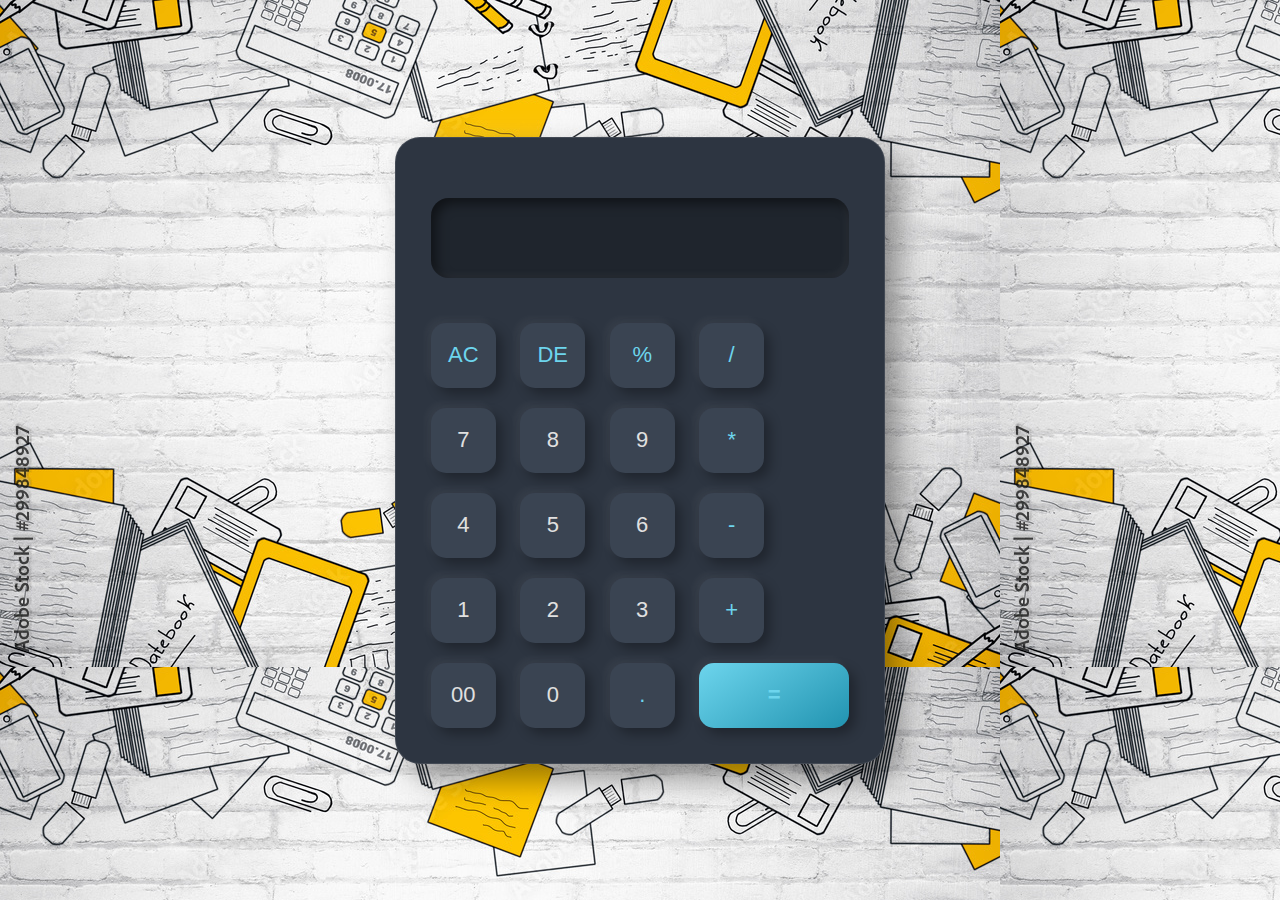
<file: calculator/index.html>
<!DOCTYPE html>
<html lang="en">
<head>
    <meta charset="UTF-8">
    <meta name="viewport" content="width=device-width, initial-scale=1.0">
    <title>Calculator</title>
    <link rel="stylesheet" href="style.css">
</head>
<body>
    <div class="container">
        <div class="calculator">
            <form>
                <div class="display">
                    <input type="text" name="display" id="display" readonly>
                </div>
                <div>
                    <input type="button" value="AC" onclick="clearDisplay()" class="operator">
                    <input type="button" value="DE" onclick="deleteLast()" class="operator">
                    <input type="button" value="%" onclick="appendToDisplay('%')" class="operator">
                    <input type="button" value="/" onclick="appendToDisplay('/')" class="operator">
                </div>
                <div>
                    <input type="button" value="7" onclick="appendToDisplay('7')" class="number">
                    <input type="button" value="8" onclick="appendToDisplay('8')" class="number">
                    <input type="button" value="9" onclick="appendToDisplay('9')" class="number">
                    <input type="button" value="*" onclick="appendToDisplay('*')" class="operator">
                </div>
                <div>
                    <input type="button" value="4" onclick="appendToDisplay('4')" class="number">
                    <input type="button" value="5" onclick="appendToDisplay('5')" class="number">
                    <input type="button" value="6" onclick="appendToDisplay('6')" class="number">
                    <input type="button" value="-" onclick="appendToDisplay('-')" class="operator">
                </div>
                <div>
                    <input type="button" value="1" onclick="appendToDisplay('1')" class="number">
                    <input type="button" value="2" onclick="appendToDisplay('2')" class="number">
                    <input type="button" value="3" onclick="appendToDisplay('3')" class="number">
                    <input type="button" value="+" onclick="appendToDisplay('+')" class="operator">
                </div>
                <div>
                    <input type="button" value="00" onclick="appendToDisplay('00')" class="number">
                    <input type="button" value="0" onclick="appendToDisplay('0')" class="number">
                    <input type="button" value="." onclick="appendToDisplay('.')" class="operator">
                    <input type="button" value="=" class="equal operator" onclick="calculate()">
                </div>
            </form>
        </div>
    </div>
    <script src="app.js"></script>
</body>
</html>
</file>
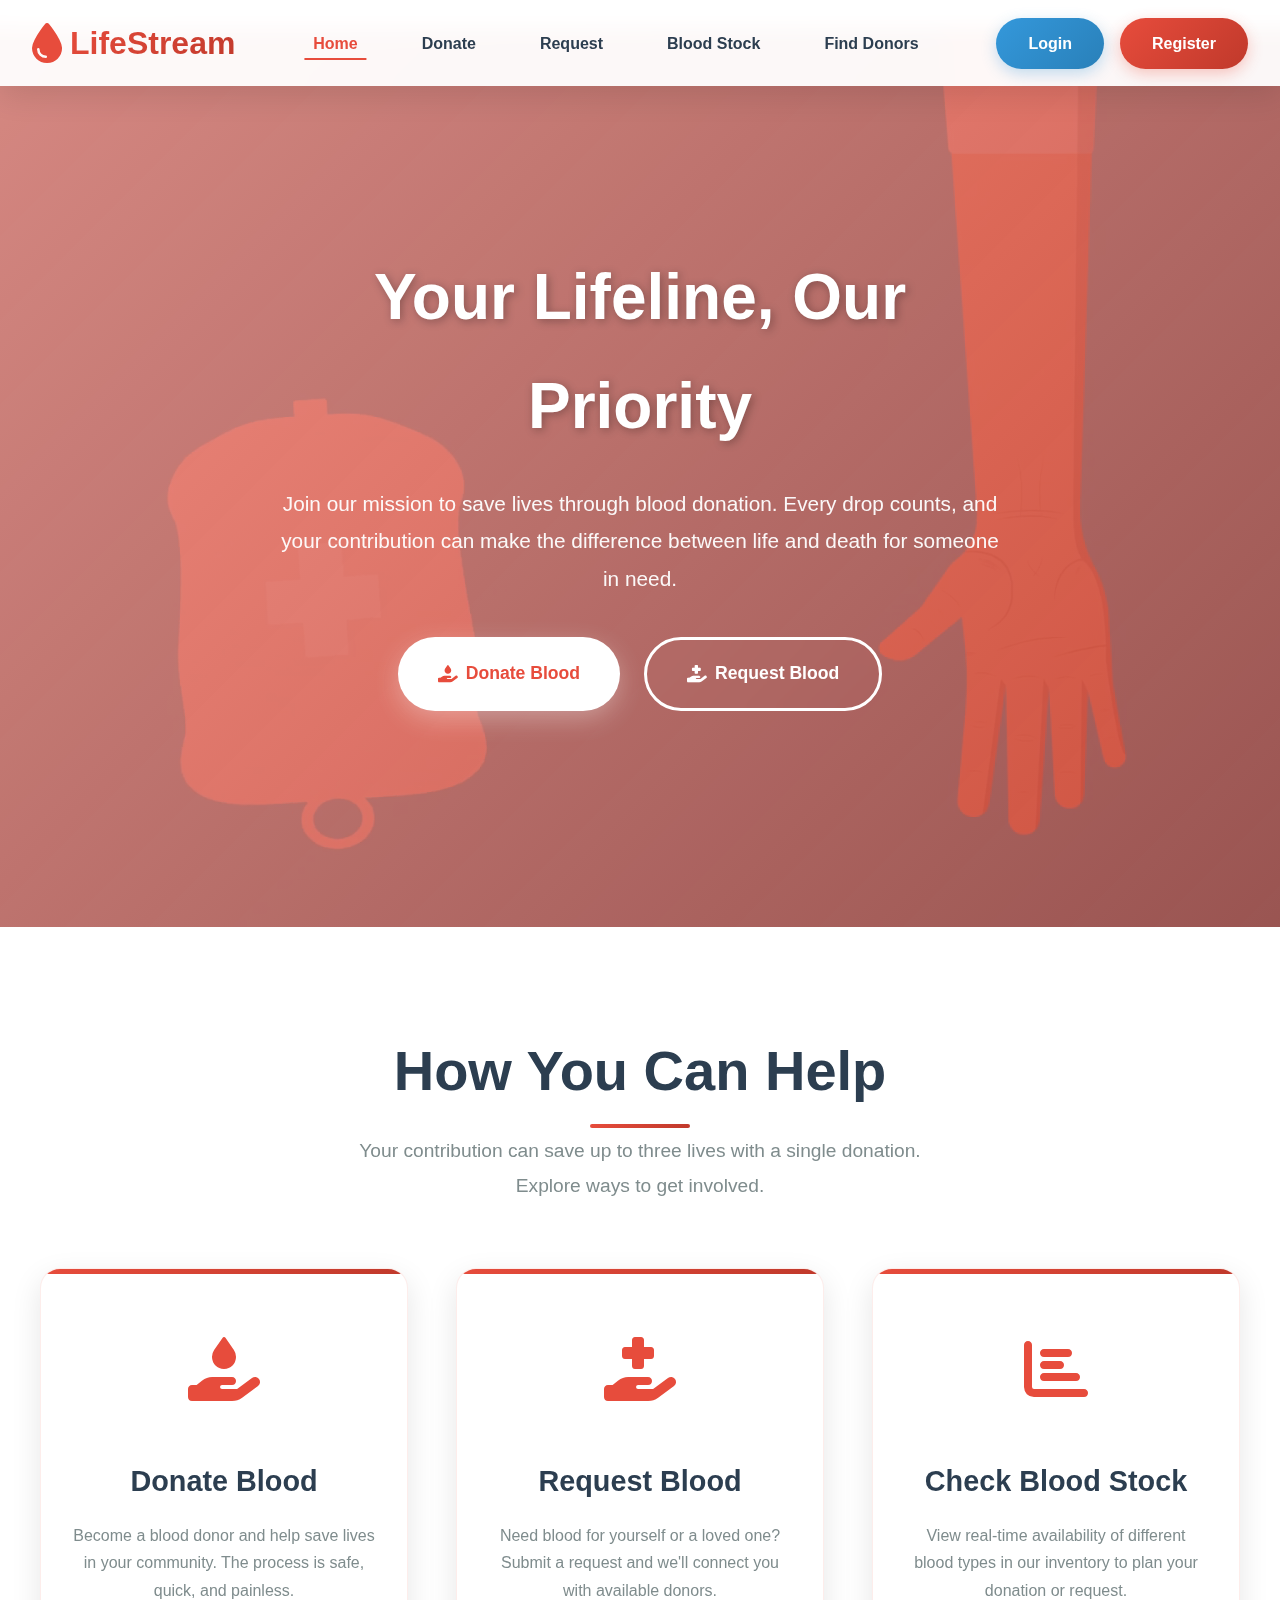
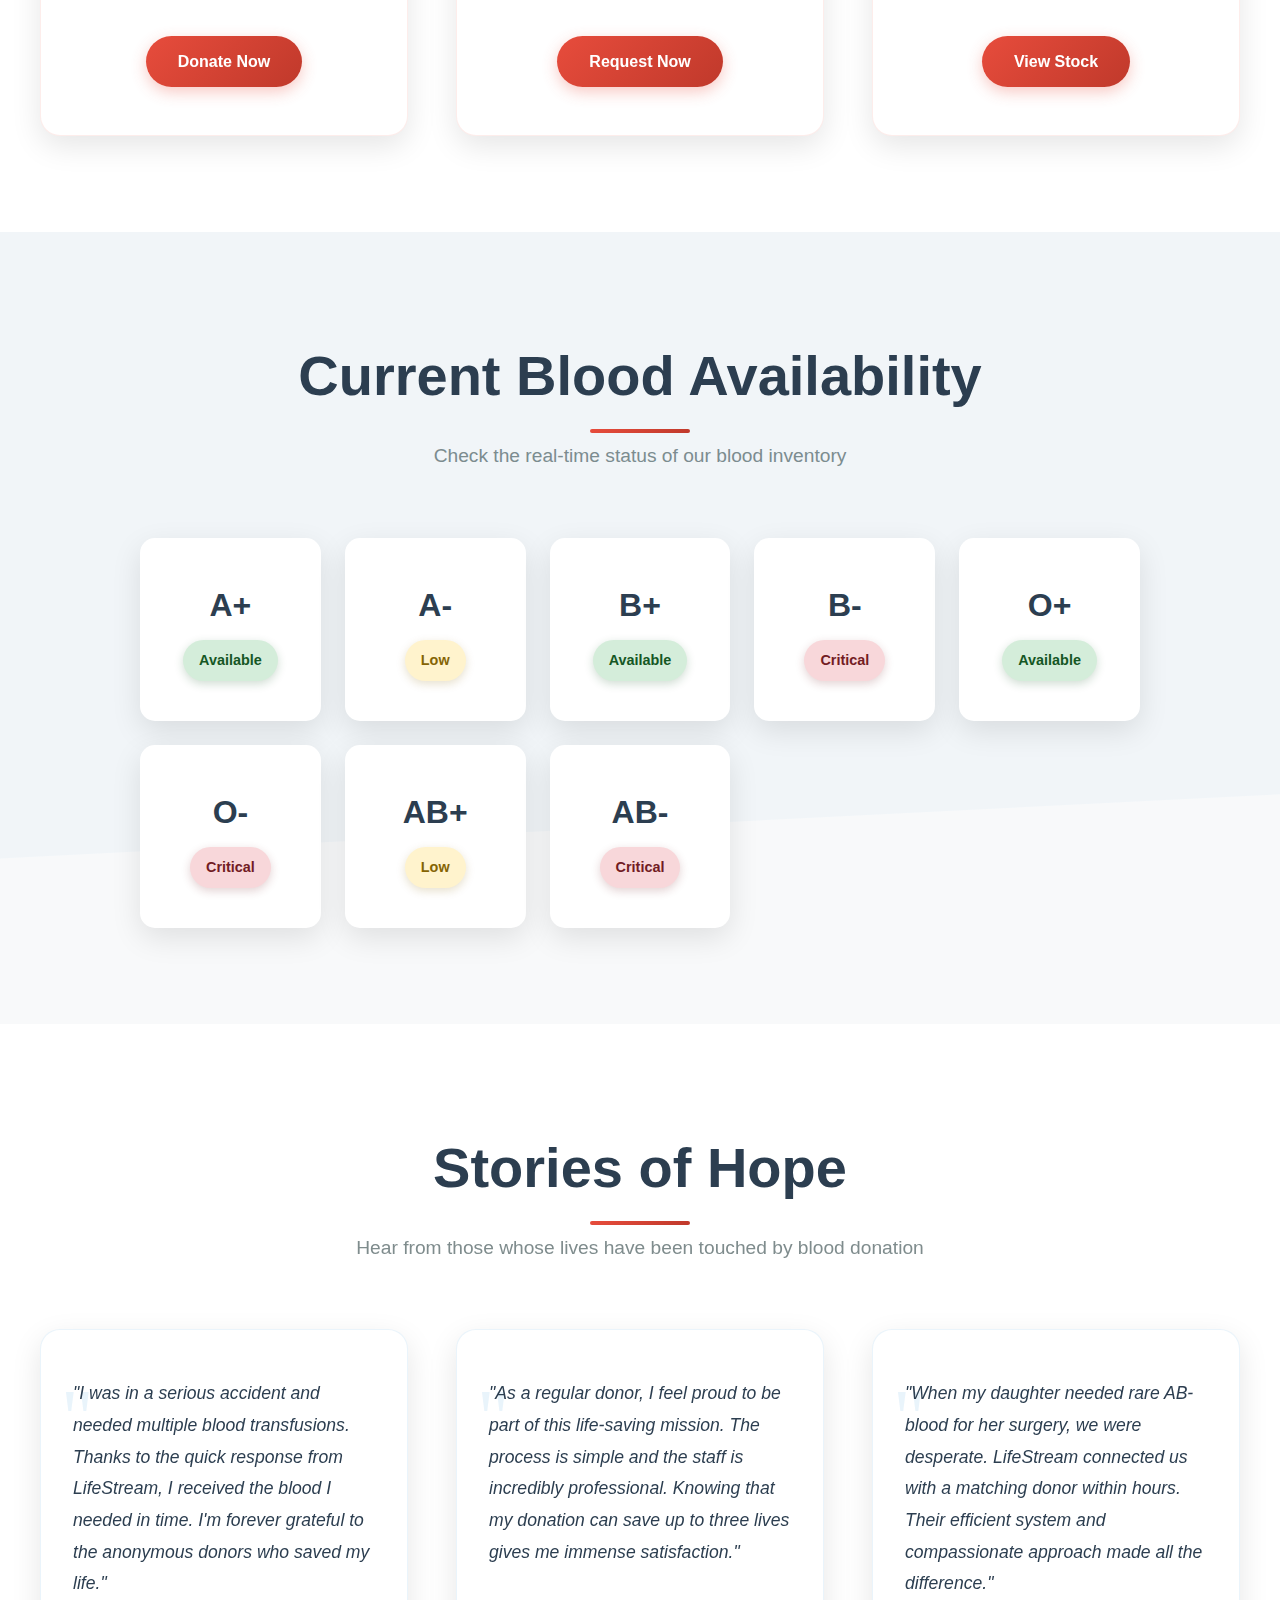
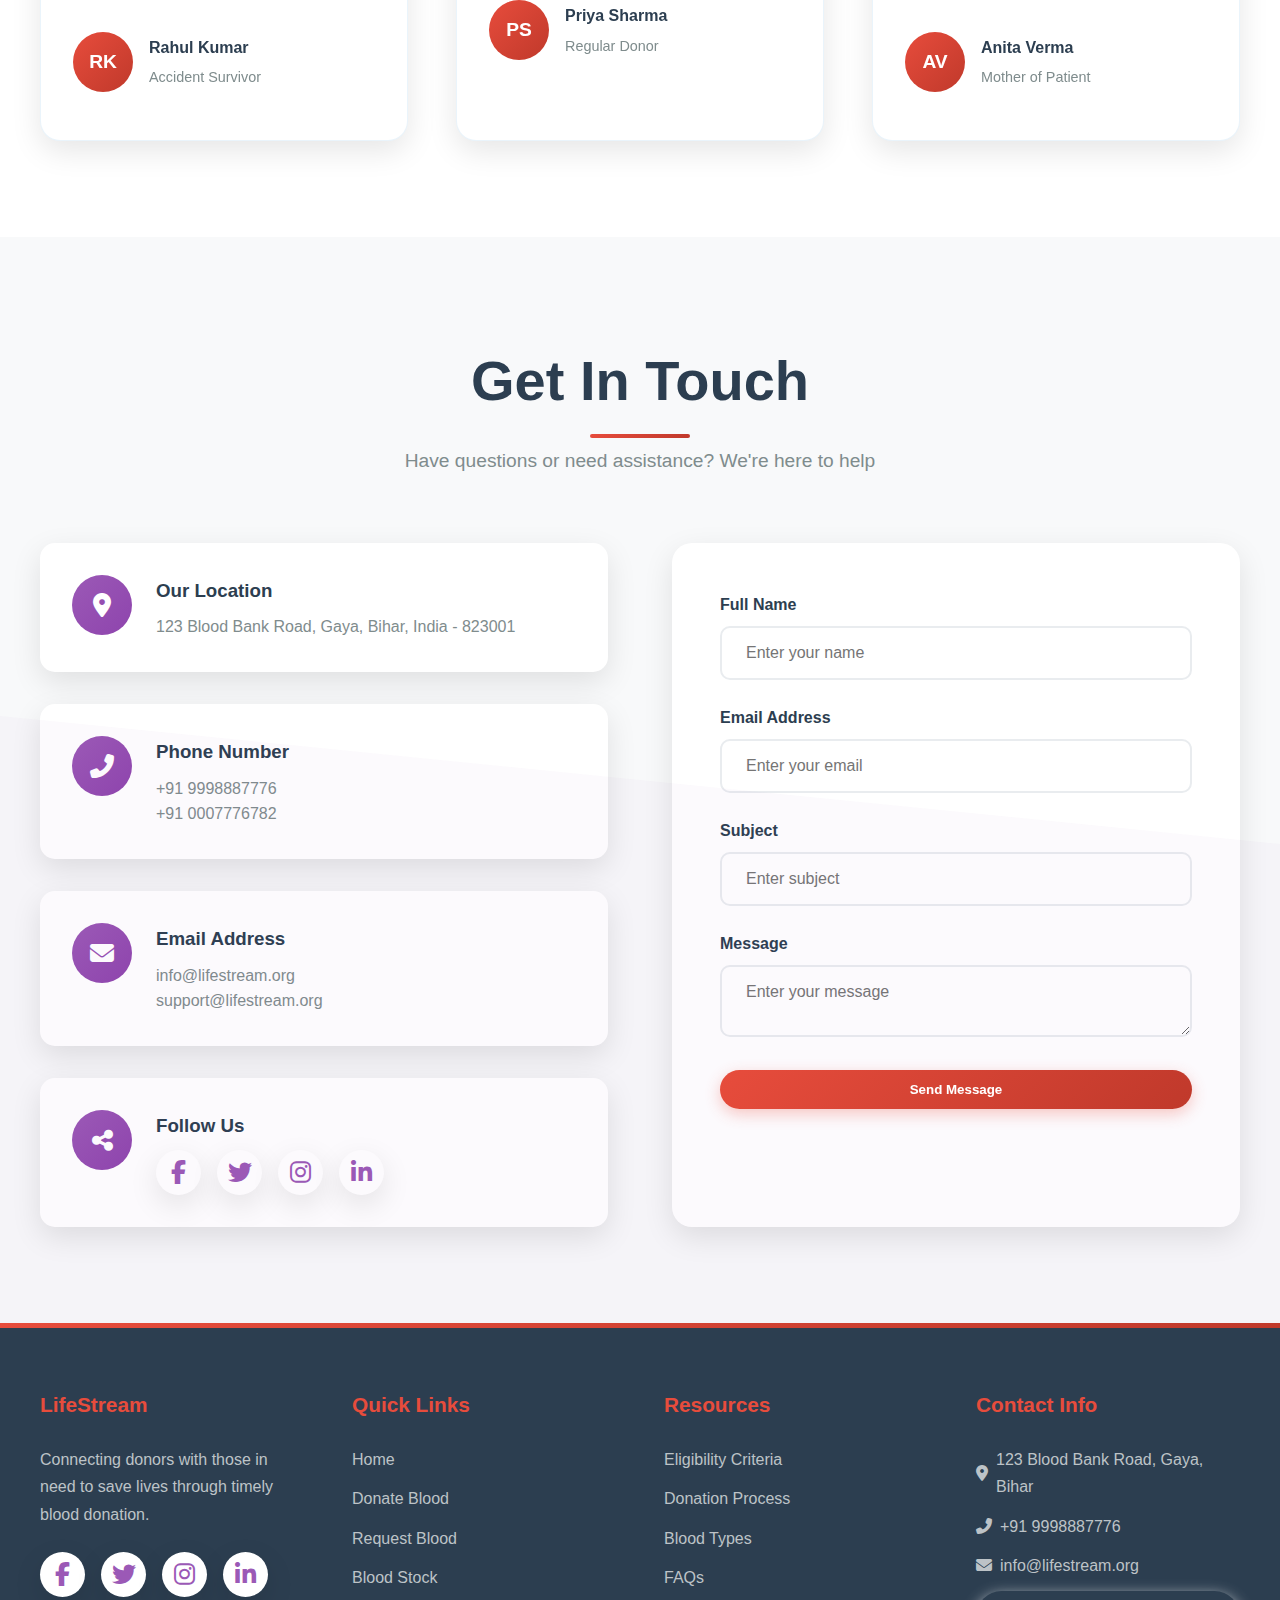
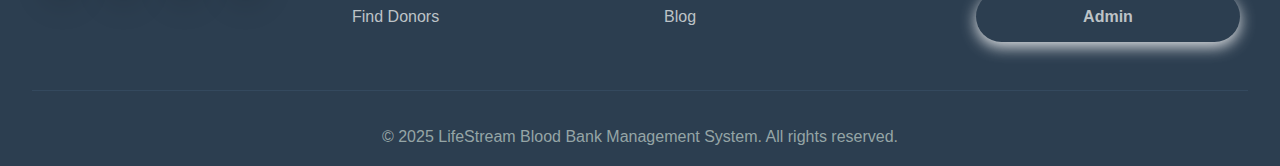
<file: frontend/index.html>
<!DOCTYPE html>
<html lang="en">
<head>
    <meta charset="UTF-8">
    <meta name="viewport" content="width=device-width, initial-scale=1.0">
    <title>LifeStream - Blood Bank Management System</title>
    <link rel="stylesheet" href="https://cdnjs.cloudflare.com/ajax/libs/font-awesome/6.4.0/css/all.min.css">
    <link rel="stylesheet" href="css/index.css">;

</head>
<body>
    <header class="amannav">
        <a href="index.html" class="logo">
            <i class="fas fa-tint"></i>
            <h1>LifeStream</h1>
        </a>
        
        <nav>
            <ul>
                <li><a href="index.html" class="active">Home</a></li>
                <li><a href="register.html">Donate</a></li>
                <li><a href="request.html">Request</a></li>
                <li><a href="stock.html">Blood Stock</a></li>
                <li><a href="search.html">Find Donors</a></li>
            </ul>
        </nav>
        <div class="auth-buttons">
            <a href="login.html" class="btn btn-secondary">Login</a>
            <a href="registration.html" class="btn btn-primary">Register</a>
            
        </div>
    </header>

    <main>
        <section class="hero">
            <video autoplay muted loop playsinline class="hero-video">
            <source src="photos&videos/Blood donation campaign 4K animation free download.mp4" type="video/mp4">

            </video>
    
            <div class="hero-content">
                <h2>Your Lifeline, Our Priority</h2>
                <p>Join our mission to save lives through blood donation. Every drop counts, and your contribution can make the difference between life and death for someone in need.</p>
            <div class="hero-buttons">
                <a href="register.html" class="btn hero-btn hero-btn-donate">
                    <i class="fas fa-hand-holding-water"></i>
                    Donate Blood
                </a>
                <a href="request.html" class="btn hero-btn hero-btn-request">
                    <i class="fas fa-hand-holding-medical"></i>
                    Request Blood
                </a>
            </div>
        </div>
        </section>

        <section class="features">
            <div class="section-title">
                <h2>How You Can Help</h2>
                <p>Your contribution can save up to three lives with a single donation. Explore ways to get involved.</p>
            </div>
            <div class="features-grid">
                <div class="feature-card">
                    <div class="feature-icon">
                        <i class="fas fa-hand-holding-water"></i>
                    </div>
                    <div class="feature-content">
                        <h3>Donate Blood</h3>
                        <p>Become a blood donor and help save lives in your community. The process is safe, quick, and painless.</p>
                        <a href="register.html" class="btn btn-primary">Donate Now</a>
                    </div>
                </div>
                <div class="feature-card">
                    <div class="feature-icon">
                        <i class="fas fa-hand-holding-medical"></i>
                    </div>
                    <div class="feature-content">
                        <h3>Request Blood</h3>
                        <p>Need blood for yourself or a loved one? Submit a request and we'll connect you with available donors.</p>
                        <a href="request.html" class="btn btn-primary">Request Now</a>
                    </div>
                </div>
                <div class="feature-card">
                    <div class="feature-icon">
                        <i class="fas fa-chart-bar"></i>
                    </div>
                    <div class="feature-content">
                        <h3>Check Blood Stock</h3>
                        <p>View real-time availability of different blood types in our inventory to plan your donation or request.</p>
                        <a href="stock.html" class="btn btn-primary">View Stock</a>
                    </div>
                </div>
            </div>
        </section>

        <section class="blood-groups">
            <div class="section-title">
                <h2>Current Blood Availability</h2>
                <p>Check the real-time status of our blood inventory</p>
            </div>
            <div class="blood-grid">
                <div class="blood-card">
                    <div class="blood-type">A+</div>
                    <div class="blood-status status-available">Available</div>
                </div>
                <div class="blood-card">
                    <div class="blood-type">A-</div>
                    <div class="blood-status status-low">Low</div>
                </div>
                <div class="blood-card">
                    <div class="blood-type">B+</div>
                    <div class="blood-status status-available">Available</div>
                </div>
                <div class="blood-card">
                    <div class="blood-type">B-</div>
                    <div class="blood-status status-critical">Critical</div>
                </div>
                <div class="blood-card">
                    <div class="blood-type">O+</div>
                    <div class="blood-status status-available">Available</div>
                </div>
                <div class="blood-card">
                    <div class="blood-type">O-</div>
                    <div class="blood-status status-critical">Critical</div>
                </div>
                <div class="blood-card">
                    <div class="blood-type">AB+</div>
                    <div class="blood-status status-low">Low</div>
                </div>
                <div class="blood-card">
                    <div class="blood-type">AB-</div>
                    <div class="blood-status status-critical">Critical</div>
                </div>
            </div>
        </section>

        <section class="testimonials">
            <div class="section-title">
                <h2>Stories of Hope</h2>
                <p>Hear from those whose lives have been touched by blood donation</p>
            </div>
            <div class="testimonial-grid">
                <div class="testimonial-card">
                    <div class="testimonial-text">
                        "I was in a serious accident and needed multiple blood transfusions. Thanks to the quick response from LifeStream, I received the blood I needed in time. I'm forever grateful to the anonymous donors who saved my life."
                    </div>
                    <div class="testimonial-author">
                        <div class="author-avatar">RK</div>
                        <div class="author-info">
                            <h4>Rahul Kumar</h4>
                            <p>Accident Survivor</p>
                        </div>
                    </div>
                </div>
                <div class="testimonial-card">
                    <div class="testimonial-text">
                        "As a regular donor, I feel proud to be part of this life-saving mission. The process is simple and the staff is incredibly professional. Knowing that my donation can save up to three lives gives me immense satisfaction."
                    </div>
                    <div class="testimonial-author">
                        <div class="author-avatar">PS</div>
                        <div class="author-info">
                            <h4>Priya Sharma</h4>
                            <p>Regular Donor</p>
                        </div>
                    </div>
                </div>
                <div class="testimonial-card">
                    <div class="testimonial-text">
                        "When my daughter needed rare AB- blood for her surgery, we were desperate. LifeStream connected us with a matching donor within hours. Their efficient system and compassionate approach made all the difference."
                    </div>
                    <div class="testimonial-author">
                        <div class="author-avatar">AV</div>
                        <div class="author-info">
                            <h4>Anita Verma</h4>
                            <p>Mother of Patient</p>
                        </div>
                    </div>
                </div>
            </div>
        </section>

        <section class="contact">
            <div class="section-title">
                <h2>Get In Touch</h2>
                <p>Have questions or need assistance? We're here to help</p>
            </div>
            <div class="contact-container">
                <div class="contact-info">
                    <div class="contact-item">
                        <div class="contact-icon">
                            <i class="fas fa-map-marker-alt"></i>
                        </div>
                        <div class="contact-details">
                            <h3>Our Location</h3>
                            <p>123 Blood Bank Road, Gaya, Bihar, India - 823001</p>
                        </div>
                    </div>
                    <div class="contact-item">
                        <div class="contact-icon">
                            <i class="fas fa-phone-alt"></i>
                        </div>
                        <div class="contact-details">
                            <h3>Phone Number</h3>
                            <p>+91 9998887776<br>+91 0007776782</p>
                        </div>
                    </div>
                    <div class="contact-item">
                        <div class="contact-icon">
                            <i class="fas fa-envelope"></i>
                        </div>
                        <div class="contact-details">
                            <h3>Email Address</h3>
                            <p>info@lifestream.org<br>support@lifestream.org</p>
                        </div>
                    </div>
                    <div class="contact-item">
                        <div class="contact-icon">
                            <i class="fas fa-share-alt"></i>
                        </div>
                        <div class="contact-details">
                            <h3>Follow Us</h3>
                            <div class="social-links">
                                <a href="#"><i class="fab fa-facebook-f"></i></a>
                                <a href="https://x.com/AmanKumar41235?t=hf9WL_MpPzDalhpzqZTFPA&s=09"><i class="fab fa-twitter"></i></a>
                                <a href="https://www.instagram.com/mr_aman421?igsh=MW93NnZ4MWFsaWtvaw=="><i class="fab fa-instagram"></i></a>
                                <a href="https://www.linkedin.com/in/aman-kumar-216bbb255?utm_source=share&utm_campaign=share_via&utm_content=profile&utm_medium=android_app"><i class="fab fa-linkedin-in"></i></a>
                            </div>
                        </div>
                    </div>
                </div>
                <div class="contact-form">
                    <form>
                        <div class="form-group">
                            <label for="name">Full Name</label>
                            <input type="text" id="name" class="form-control" placeholder="Enter your name">
                        </div>
                        <div class="form-group">
                            <label for="email">Email Address</label>
                            <input type="email" id="email" class="form-control" placeholder="Enter your email">
                        </div>
                        <div class="form-group">
                            <label for="subject">Subject</label>
                            <input type="text" id="subject" class="form-control" placeholder="Enter subject">
                        </div>
                        <div class="form-group">
                            <label for="message">Message</label>
                            <textarea id="message" class="form-control" placeholder="Enter your message"></textarea>
                        </div>
                        <button type="submit" class="btn btn-primary" style="width: 100%;">Send Message</button>
                    </form>
                </div>
            </div>
        </section>
    </main>

    <footer>
        <div class="footer-content">
            <div class="footer-column">
                <h3>LifeStream</h3>
                <p>Connecting donors with those in need to save lives through timely blood donation.</p>
                <div class="social-links">
                    <a href="#"><i class="fab fa-facebook-f"></i></a>
                    <a href="https://x.com/AmanKumar41235?t=hf9WL_MpPzDalhpzqZTFPA&s=09"><i class="fab fa-twitter"></i></a>
                    <a href="https://www.instagram.com/mr_aman421?igsh=MW93NnZ4MWFsaWtvaw=="><i class="fab fa-instagram"></i></a>
                    <a href="https://www.linkedin.com/in/aman-kumar-216bbb255?utm_source=share&utm_campaign=share_via&utm_content=profile&utm_medium=android_app"><i class="fab fa-linkedin-in"></i></a>
                </div>
            </div>
            <div class="footer-column">
                <h3>Quick Links</h3>
                <ul class="footer-links">
                    <li><a href="index.html">Home</a></li>
                    <li><a href="register.html">Donate Blood</a></li>
                    <li><a href="request.html">Request Blood</a></li>
                    <li><a href="stock.html">Blood Stock</a></li>
                    <li><a href="search.html">Find Donors</a></li>
                </ul>
            </div>
            <div class="footer-column">
                <h3>Resources</h3>
                <ul class="footer-links">
                    <li><a href="#">Eligibility Criteria</a></li>
                    <li><a href="#">Donation Process</a></li>
                    <li><a href="#">Blood Types</a></li>
                    <li><a href="#">FAQs</a></li>
                    <li><a href="#">Blog</a></li>
                </ul>
            </div>
            <div class="footer-column">
                <h3>Contact Info</h3>
                <ul class="footer-links">
                    <li><i class="fas fa-map-marker-alt"></i> 123 Blood Bank Road, Gaya, Bihar</li>
                    <li><i class="fas fa-phone-alt"></i> +91 9998887776</li>
                    <li><i class="fas fa-envelope"></i> info@lifestream.org</li>
                    <a href="admin.html" class="btn btn-admin">Admin</a>
                </ul>
            </div>
        </div>
        <div class="footer-bottom">
            <p>&copy; 2025 LifeStream Blood Bank Management System. All rights reserved.</p>
        </div>
    </footer>
    <script src="js/index.js"></script>
</body>
</html>
</file>
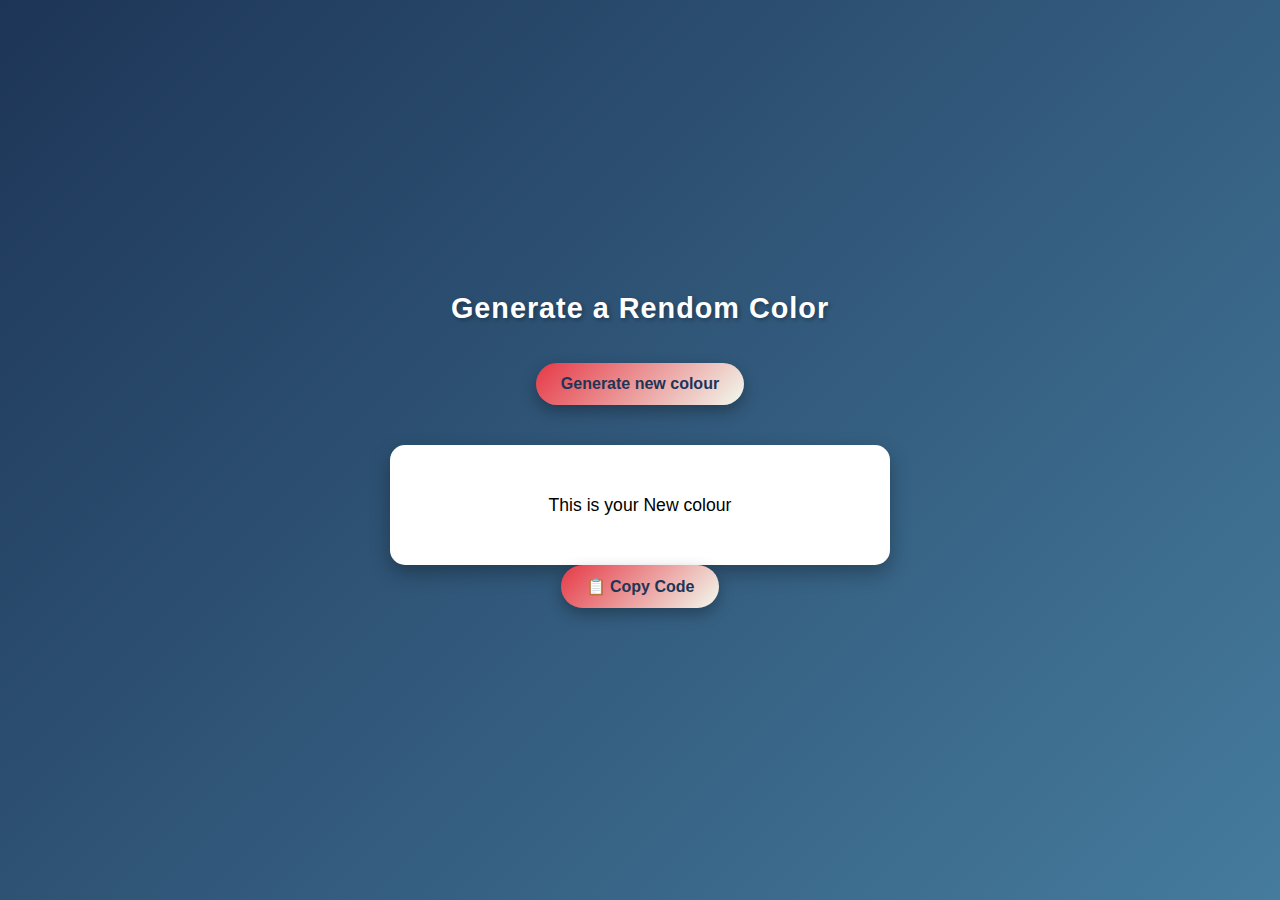
<file: Get Color Web/index.html>
<!DOCTYPE html>
<html lang="en">
<head>
    <meta charset="UTF-8">
    <meta name="viewport" content="width=device-width, initial-scale=1.0">
    <title>generate rendom colour </title>
    <link rel="stylesheet" href="style.css">
</head>
<body>
    <h3>Generate a Rendom Color </h3>
    <br>
    <button>Generate new colour </button>
    
    <div>This is your New colour </div>

    <script src="app.js"></script>
</body>
</html>
</file>
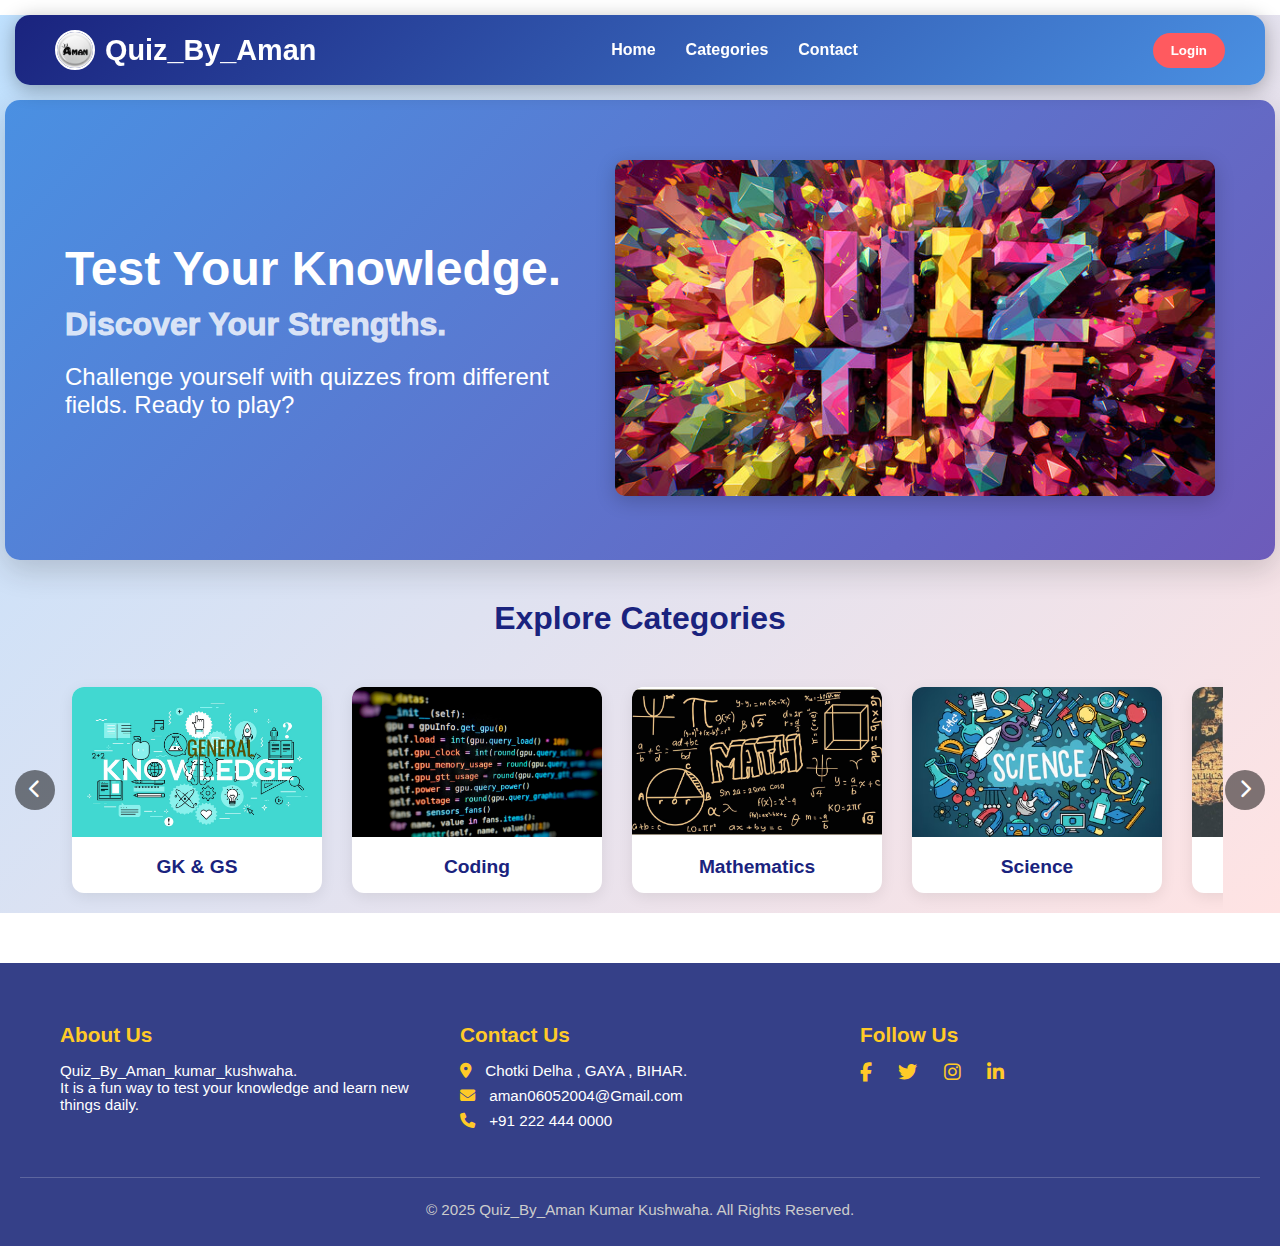
<file: quiz_app/index.html>
<!DOCTYPE html>
<html lang="en">
<head>
    <meta charset="UTF-8">
    <meta name="viewport" content="width=device-width, initial-scale=1.0">
    <title>The Ultimate Quiz</title>
    <link rel="stylesheet" href="style.css">
    <link rel="stylesheet" href="https://cdnjs.cloudflare.com/ajax/libs/font-awesome/6.4.0/css/all.min.css">
</head>
<body>
    <div class="app-container">
        <nav class="navbar">
            <div class="logo">
                <img src="images/aman.jpg" alt="Logo">
                <span>Quiz_By_Aman</span>
            </div>
            <ul class="nav-links">
                <li><a href="#">Home</a></li>
                <li><a href="#">Categories</a></li>
                <li><a href="#">Contact</a></li>
            </ul>
            <div class="nav-btns">
                <button class="login-btn">Login</button>
            </div>

        </nav>

        <!-- Home Screen -->
        <div id="home-screen" class="screen active">
            <div class="hero-section">
                <div class="hero-text">
                    <h1>Test Your Knowledge.</h1>
                    <h2>Discover Your Strengths.</h2>
                    <p>Challenge yourself with quizzes from different fields. Ready to play?</p>
                </div>
                <div class="hero-image">
                    <img src="images/quiz.jpg" alt="Quiz Hero Image">
                </div>
            </div>

            <h2 class="section-title">Explore Categories</h2>
            <div class="category-slider-container">
                <div class="category-slider" id="category-slider"></div>
                <button class="slider-btn prev-btn"><i class="fas fa-chevron-left"></i></button>
                <button class="slider-btn next-btn"><i class="fas fa-chevron-right"></i></button>
            </div>
        </div>

        <!-- User Details Screen -->
        <div id="user-details-screen" class="screen">
            <div class="user-details-form">
                <div class="form-section">
                    <h2>Enter Your Details</h2>
                    <div class="input-box">
                        <input type="text" id="username" required>
                        <label for="username">Your Name</label>
                    </div>
                    <div class="input-box">
                        <input type="email" id="usernumber" required>
                        <label for="usernumber">Your Gmail</label>
                    </div>
                    <button id="start-quiz-btn" class="btn start">🚀 Start Quiz</button>
                    <button id="back-to-home-btn" class="btn back">⬅ Back</button>
                </div>
                <div class="info-section">
                    <div class="overlay">
                        <h1>Welcome to Quiz World 🎯</h1>
                        <p>Boost your knowledge with fun & interactive quizzes.<br>
                        Learn, play, and challenge yourself every day!</p>
                    </div>
                </div>
            </div>
        </div>

        <!-- Quiz Screen -->
        <div id="quiz-screen" class="screen">
            <div class="quiz-header">
                <p id="user-info"></p>
                <p id="attempt-info"></p>
            </div>
            <div class="quiz-content">
                <div class="question-container">
                    <h2 id="question">Question goes here</h2>
                    <div id="answer-buttons" class="answer-buttons"></div>
                </div>
                <div class="quiz-navigation">
                    <button id="next-btn">Next</button>
                </div>
            </div>
        </div>

        <!-- Score Screen -->
        <div id="score-screen" class="screen">
            <div class="score-card">
                <h3>Quiz Finished!</h3>
                <p>Total Questions: <span id="total-questions"></span></p>
                <p>Correct Answers: <span id="correct-answers"></span></p>
                <p>Incorrect Answers: <span id="incorrect-answers"></span></p>
                <p>Your Score: <span id="final-score"></span> / <span id="total-questions-2"></span></p>
            </div>
            <div class="result-buttons">
                <button id="reattempt-btn">Re-attempt Quiz</button>
                <button id="go-home-btn">Go to Home</button>
            </div>
        </div>
    </div>

    <!-- Footer-->
    <footer class="footer">
        <div class="footer-container">
            <div class="footer-about">
                <h3>About Us</h3>
                <p>Quiz_By_Aman_kumar_kushwaha.<br>It is a fun way to test your knowledge and learn new things daily.</p>
            </div>

            <div class="footer-contact">
                <h3>Contact Us</h3>
                <p><i class="fas fa-map-marker-alt"></i> Chotki Delha , GAYA , BIHAR.</p>
                <p><i class="fas fa-envelope"></i> aman06052004@Gmail.com</p>
                <p><i class="fas fa-phone"></i> +91 222 444 0000</p>
            </div>

            <div class="footer-social">
                <h3>Follow Us</h3>
                <a href="https://www.facebook.com/yourusername" target="_blank"><i class="fab fa-facebook-f"></i></a>
                <a href="https://x.com/AmanKumar41235?t=OO0U0fYhUitKRjE1JYxaFA&s=09" target="_blank"><i class="fab fa-twitter"></i></a>
                <a href="https://www.instagram.com/mr_aman421?igsh=MW93NnZ4MWFsaWtvaw==" target="_blank"><i class="fab fa-instagram"></i></a>
                <a href="https://www.linkedin.com/in/aman-kumar-216bbb255/" target="_blank"><i class="fab fa-linkedin-in"></i></a>
            </div>
        </div>
        <div class="footer-bottom">
            <p>© 2025 Quiz_By_Aman Kumar Kushwaha. All Rights Reserved.</p>
        </div>
    </footer>

    <script src="app.js"></script>
</body>
</html>
</file>
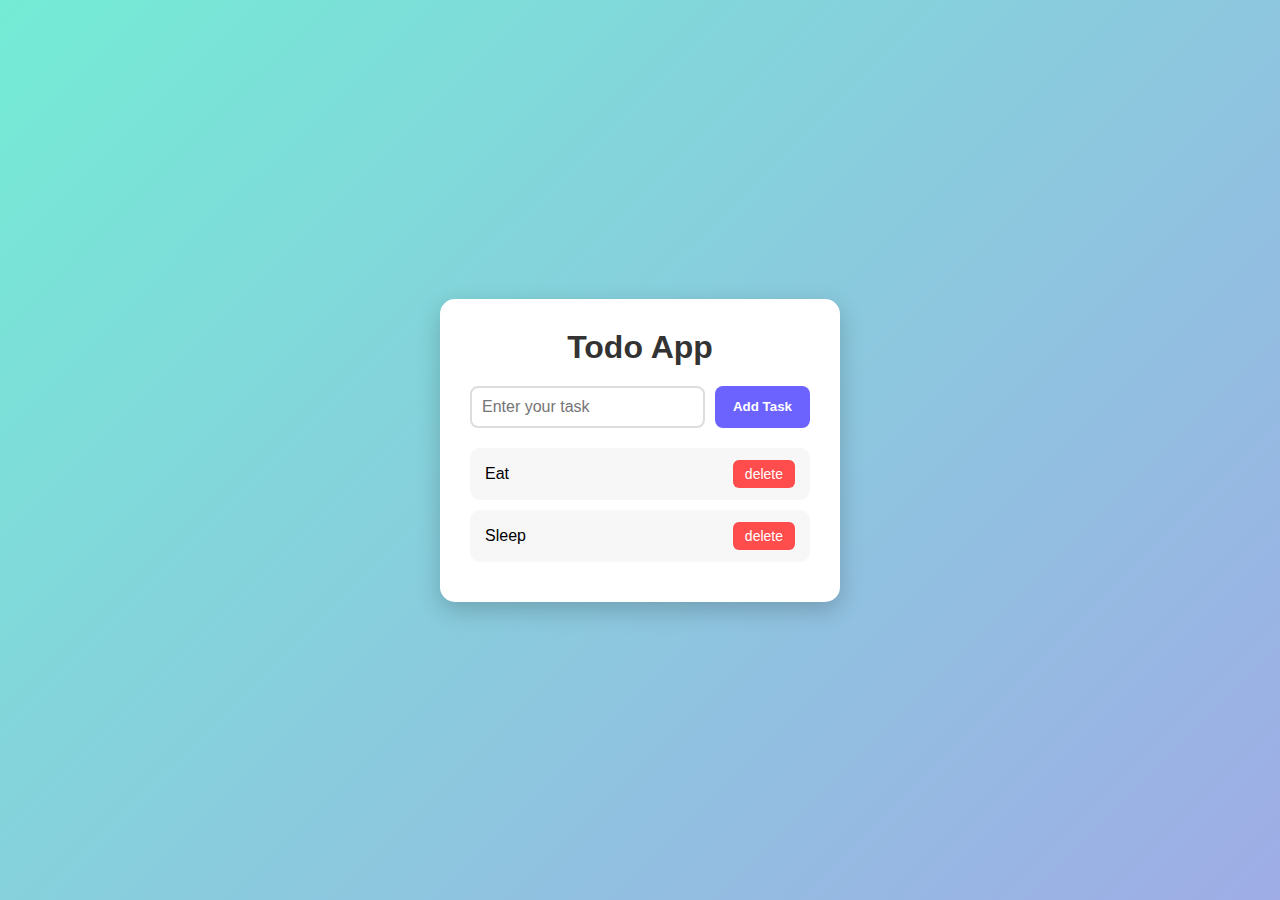
<file: TUDO LIST/index.html>
<!DOCTYPE html>
<html lang="en">
<head>
    <meta charset="UTF-8">
    <meta name="viewport" content="width=device-width, initial-scale=1.0">
    <title>TODO APP</title>
    <link rel="stylesheet" href="style.css">
</head>
<body>
    <div class="container">
        <h1>Todo App</h1>
        <div class="input-row">
            <input placeholder="Enter your task">
            <button>Add Task</button>
        </div>
        <ul>
            <li>Eat <button class="delete">delete</button></li>
            <li>Sleep <button class="delete">delete</button></li>
        </ul>
    </div>
    <script src="app.js"></script>
</body>
</html>
</file>
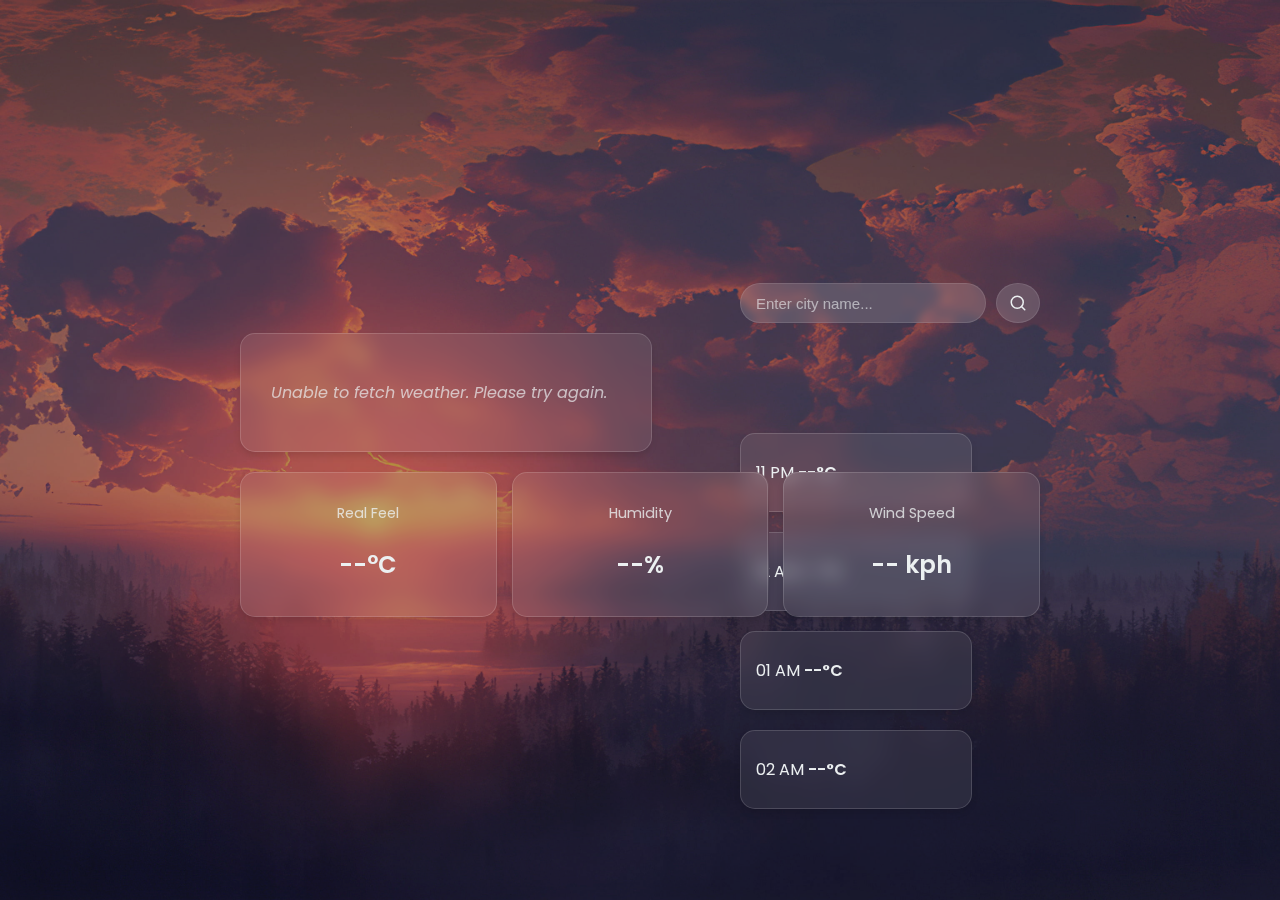
<file: Weather app/index.html>
<!DOCTYPE html>
<html lang="en">
<head>
    <meta charset="UTF-8">
    <meta name="viewport" content="width=device-width, initial-scale=1.0">
    <title>Modern Weather Dashboard</title>
    <link rel="stylesheet" href="style.css">
    <link href="https://fonts.googleapis.com/css2?family=Poppins:wght@300;400;600;700&display=swap" rel="stylesheet">
</head>
<body>
    <div class="background-image"></div>
    <div class="overlay"></div>

    <div class="weather-dashboard">
        <div class="search-section">
            <input type="text" id="locationInput" placeholder="Enter city name..." autocomplete="off">
            <button id="searchBtn">
                <svg xmlns="http://www.w3.org/2000/svg" width="22" height="22" viewBox="0 0 24 24" fill="none" stroke="currentColor" stroke-width="2" stroke-linecap="round" stroke-linejoin="round">
                    <circle cx="11" cy="11" r="8"></circle>
                    <line x1="21" y1="21" x2="16.65" y2="16.65"></line>
                </svg>
            </button>
        </div>

        <div id="weatherResult" class="main-weather-card">
            <p class="placeholder-text">Search for a city or see current weather for Ludhiana.</p>
        </div>

        <div class="forecast-section">
            <div class="hourly-forecast-card">
                <p>11 PM <span class="temp">30°C</span></p>
            </div>
            <div class="hourly-forecast-card">
                <p>12 AM <span class="temp">28°C</span></p>
            </div>
            <div class="hourly-forecast-card">
                <p>01 AM <span class="temp">26°C</span></p>
            </div>
            <div class="hourly-forecast-card">
                <p>02 AM <span class="temp">25°C</span></p>
            </div>
        </div>

        <div class="additional-info-section">
            <div class="detail-card">
                <p>Real Feel</p>
                <p class="value" id="realFeelVal">--°C</p>
            </div>
            <div class="detail-card">
                <p>Humidity</p>
                <p class="value" id="humidityVal">--%</p>
            </div>
            <div class="detail-card">
                <p>Wind Speed</p>
                <p class="value" id="windSpeedVal">-- kph</p>
            </div>
            </div>
    </div>

    <script src="app.js"></script>
</body>
</html>
</file>
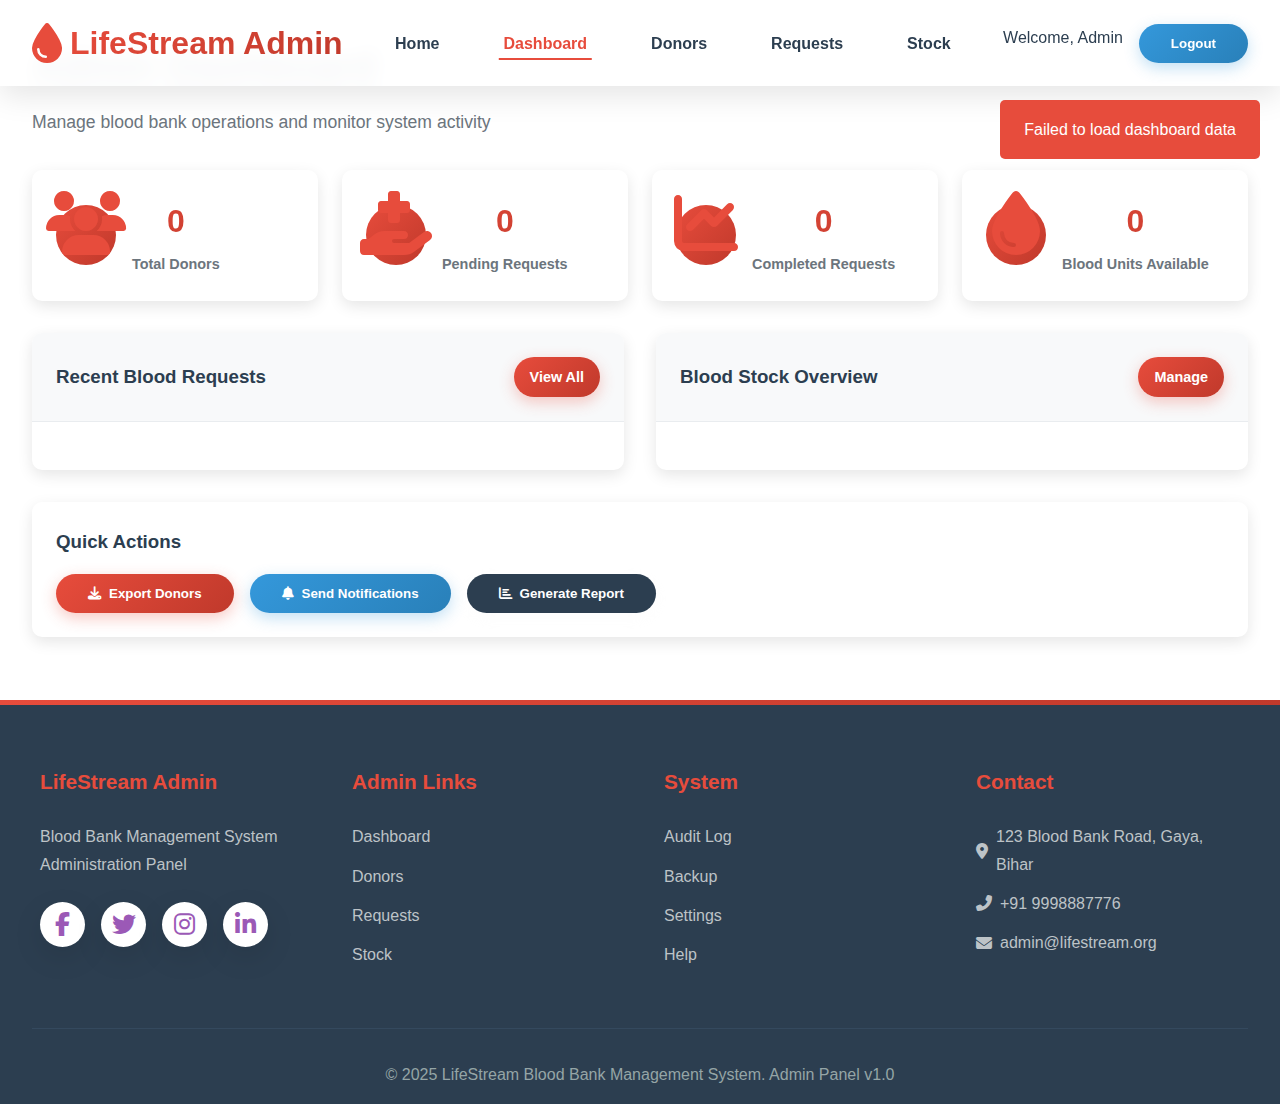
<file: frontend/admin.html>
<!DOCTYPE html>
<html lang="en">
<head>
    <meta charset="UTF-8">
    <meta name="viewport" content="width=device-width, initial-scale=1.0">
    <title>Admin Panel - LifeStream</title>
    <link rel="stylesheet" href="https://cdnjs.cloudflare.com/ajax/libs/font-awesome/6.4.0/css/all.min.css">
    <link rel="stylesheet" href="css/index.css">
    <link rel="stylesheet" href="css/admin.css">
</head>
<body>
    <header>
        <a href="index.html" class="logo">
            <i class="fas fa-tint"></i>
            <h1>LifeStream Admin</h1>
        </a>
        
        <nav>
            <ul>
                <li><a href="index.html">Home</a></li>
                <li><a href="#dashboard" class="admin-nav active" data-section="dashboard">Dashboard</a></li>
                <li><a href="#donors" class="admin-nav" data-section="donors">Donors</a></li>
                <li><a href="#requests" class="admin-nav" data-section="requests">Requests</a></li>
                <li><a href="#stock" class="admin-nav" data-section="stock">Stock</a></li>
            </ul>
        </nav>
        <div class="auth-buttons">
            <span id="admin-welcome">Welcome, Admin</span>
            <button onclick="logout()" class="btn btn-secondary">Logout</button>
        </div>
    </header>

    <main>
        <!-- Admin Dashboard -->
        <section id="dashboard-section" class="admin-section active">
            <div class="admin-header">
                <h2>Admin Dashboard</h2>
                <p>Manage blood bank operations and monitor system activity</p>
            </div>

            <div class="stats-grid">
                <div class="stat-card">
                    <div class="stat-icon">
                        <i class="fas fa-users"></i>
                    </div>
                    <div class="stat-info">
                        <h3 id="total-donors-count">0</h3>
                        <p>Total Donors</p>
                    </div>
                </div>
                <div class="stat-card">
                    <div class="stat-icon">
                        <i class="fas fa-hand-holding-medical"></i>
                    </div>
                    <div class="stat-info">
                        <h3 id="pending-requests-count">0</h3>
                        <p>Pending Requests</p>
                    </div>
                </div>
                <div class="stat-card">
                    <div class="stat-icon">
                        <i class="fas fa-chart-line"></i>
                    </div>
                    <div class="stat-info">
                        <h3 id="completed-requests-count">0</h3>
                        <p>Completed Requests</p>
                    </div>
                </div>
                <div class="stat-card">
                    <div class="stat-icon">
                        <i class="fas fa-tint"></i>
                    </div>
                    <div class="stat-info">
                        <h3 id="total-blood-units">0</h3>
                        <p>Blood Units Available</p>
                    </div>
                </div>
            </div>

            <div class="dashboard-content">
                <div class="dashboard-column">
                    <div class="card">
                        <div class="card-header">
                            <h3>Recent Blood Requests</h3>
                            <a href="#requests" class="admin-nav btn btn-sm btn-primary" data-section="requests">View All</a>
                        </div>
                        <div class="card-body">
                            <div id="recent-requests" class="requests-list">
                                <!-- Recent requests will be loaded here -->
                            </div>
                        </div>
                    </div>
                </div>
                <div class="dashboard-column">
                    <div class="card">
                        <div class="card-header">
                            <h3>Blood Stock Overview</h3>
                            <a href="#stock" class="admin-nav btn btn-sm btn-primary" data-section="stock">Manage</a>
                        </div>
                        <div class="card-body">
                            <div id="stock-overview" class="stock-overview">
                                <!-- Stock overview will be loaded here -->
                            </div>
                        </div>
                    </div>
                </div>
            </div>

            <div class="quick-actions">
                <h3>Quick Actions</h3>
                <div class="action-buttons">
                    <button class="btn btn-primary" onclick="exportDonors()">
                        <i class="fas fa-download"></i>
                        Export Donors
                    </button>
                    <button class="btn btn-secondary" onclick="sendBulkNotifications()">
                        <i class="fas fa-bell"></i>
                        Send Notifications
                    </button>
                    <button class="btn btn-admin" onclick="generateReport()">
                        <i class="fas fa-chart-bar"></i>
                        Generate Report
                    </button>
                </div>
            </div>
        </section>

        <!-- Donors Management -->
        <section id="donors-section" class="admin-section">
            <div class="admin-header">
                <h2>Donors Management</h2>
                <p>Manage registered blood donors and their information</p>
            </div>

            <div class="table-controls">
                <div class="search-box">
                    <input type="text" id="donor-search" placeholder="Search donors..." class="form-control">
                    <i class="fas fa-search"></i>
                </div>
                <button class="btn btn-primary" onclick="refreshDonors()">
                    <i class="fas fa-sync-alt"></i>
                    Refresh
                </button>
            </div>

            <div class="table-container">
                <table id="donors-table" class="data-table">
                    <thead>
                        <tr>
                            <th>Name</th>
                            <th>Blood Group</th>
                            <th>Age</th>
                            <th>Gender</th>
                            <th>City</th>
                            <th>Mobile</th>
                            <th>Email</th>
                            <th>Actions</th>
                        </tr>
                    </thead>
                    <tbody id="donors-tbody">
                        <!-- Donors data will be loaded here -->
                    </tbody>
                </table>
            </div>

            <div class="table-footer">
                <div class="pagination">
                    <button class="btn btn-sm" id="prev-page">Previous</button>
                    <span id="page-info">Page 1 of 1</span>
                    <button class="btn btn-sm" id="next-page">Next</button>
                </div>
            </div>
        </section>

        <!-- Blood Requests Management -->
        <section id="requests-section" class="admin-section">
            <div class="admin-header">
                <h2>Blood Requests Management</h2>
                <p>Review and manage blood requests from patients</p>
            </div>

            <div class="filters">
                <select id="status-filter" class="form-control">
                    <option value="">All Status</option>
                    <option value="Pending">Pending</option>
                    <option value="Approved">Approved</option>
                    <option value="Completed">Completed</option>
                    <option value="Rejected">Rejected</option>
                </select>
                <select id="urgency-filter" class="form-control">
                    <option value="">All Urgency</option>
                    <option value="Normal">Normal</option>
                    <option value="Urgent">Urgent</option>
                    <option value="Critical">Critical</option>
                    <option value="Emergency">Emergency</option>
                </select>
            </div>

            <div class="table-container">
                <table id="requests-table" class="data-table">
                    <thead>
                        <tr>
                            <th>Patient Name</th>
                            <th>Blood Group</th>
                            <th>Units</th>
                            <th>Hospital</th>
                            <th>City</th>
                            <th>Urgency</th>
                            <th>Status</th>
                            <th>Date</th>
                            <th>Actions</th>
                        </tr>
                    </thead>
                    <tbody id="requests-tbody">
                        <!-- Requests data will be loaded here -->
                    </tbody>
                </table>
            </div>
        </section>

        <!-- Blood Stock Management -->
        <section id="stock-section" class="admin-section">
            <div class="admin-header">
                <h2>Blood Stock Management</h2>
                <p>Monitor and manage blood inventory across all blood groups</p>
            </div>

            <div class="stock-management">
                <div class="stock-cards">
                    <!-- Stock cards will be loaded here -->
                </div>
                
                <div class="stock-actions">
                    <h3>Stock Management</h3>
                    <div class="action-form">
                        <div class="form-row">
                            <div class="form-group">
                                <label for="update-blood-group">Blood Group</label>
                                <select id="update-blood-group" class="form-control">
                                    <option value="">Select Blood Group</option>
                                    <option value="A+">A+</option>
                                    <option value="A-">A-</option>
                                    <option value="B+">B+</option>
                                    <option value="B-">B-</option>
                                    <option value="O+">O+</option>
                                    <option value="O-">O-</option>
                                    <option value="AB+">AB+</option>
                                    <option value="AB-">AB-</option>
                                </select>
                            </div>
                            <div class="form-group">
                                <label for="update-action">Action</label>
                                <select id="update-action" class="form-control">
                                    <option value="add">Add Units</option>
                                    <option value="remove">Remove Units</option>
                                </select>
                            </div>
                            <div class="form-group">
                                <label for="update-units">Units</label>
                                <input type="number" id="update-units" class="form-control" min="1" value="1">
                            </div>
                        </div>
                        <button class="btn btn-primary" onclick="updateStock()">Update Stock</button>
                    </div>
                </div>
            </div>
        </section>
    </main>

    <!-- Modal for Request Details -->
    <div id="request-modal" class="modal">
        <div class="modal-content">
            <div class="modal-header">
                <h3>Request Details</h3>
                <span class="close">&times;</span>
            </div>
            <div class="modal-body">
                <div id="request-details">
                    <!-- Request details will be loaded here -->
                </div>
            </div>
            <div class="modal-footer">
                <button class="btn btn-secondary" onclick="closeModal()">Close</button>
                <button class="btn btn-primary" id="approve-btn">Approve</button>
                <button class="btn btn-danger" id="reject-btn">Reject</button>
            </div>
        </div>
    </div>

    <footer>
        <div class="footer-content">
            <div class="footer-column">
                <h3>LifeStream Admin</h3>
                <p>Blood Bank Management System Administration Panel</p>
                <div class="social-links">
                    <a href="#"><i class="fab fa-facebook-f"></i></a>
                    <a href="https://x.com/AmanKumar41235?t=hf9WL_MpPzDalhpzqZTFPA&s=09"><i class="fab fa-twitter"></i></a>
                    <a href="https://www.instagram.com/mr_aman421?igsh=MW93NnZ4MWFsaWtvaw=="><i class="fab fa-instagram"></i></a>
                    <a href="https://www.linkedin.com/in/aman-kumar-216bbb255?utm_source=share&utm_campaign=share_via&utm_content=profile&utm_medium=android_app"><i class="fab fa-linkedin-in"></i></a>
                </div>
            </div>
            <div class="footer-column">
                <h3>Admin Links</h3>
                <ul class="footer-links">
                    <li><a href="#dashboard" class="admin-nav" data-section="dashboard">Dashboard</a></li>
                    <li><a href="#donors" class="admin-nav" data-section="donors">Donors</a></li>
                    <li><a href="#requests" class="admin-nav" data-section="requests">Requests</a></li>
                    <li><a href="#stock" class="admin-nav" data-section="stock">Stock</a></li>
                </ul>
            </div>
            <div class="footer-column">
                <h3>System</h3>
                <ul class="footer-links">
                    <li><a href="#">Audit Log</a></li>
                    <li><a href="#">Backup</a></li>
                    <li><a href="#">Settings</a></li>
                    <li><a href="#">Help</a></li>
                </ul>
            </div>
            <div class="footer-column">
                <h3>Contact</h3>
                <ul class="footer-links">
                    <li><i class="fas fa-map-marker-alt"></i> 123 Blood Bank Road, Gaya, Bihar</li>
                    <li><i class="fas fa-phone-alt"></i> +91 9998887776</li>
                    <li><i class="fas fa-envelope"></i> admin@lifestream.org</li>
                </ul>
            </div>
        </div>
        <div class="footer-bottom">
            <p>&copy; 2025 LifeStream Blood Bank Management System. Admin Panel v1.0</p>
        </div>
    </footer>

    <script src="js/index.js"></script>
    <script src="js/admin.js"></script>
</body>
</html>
</file>
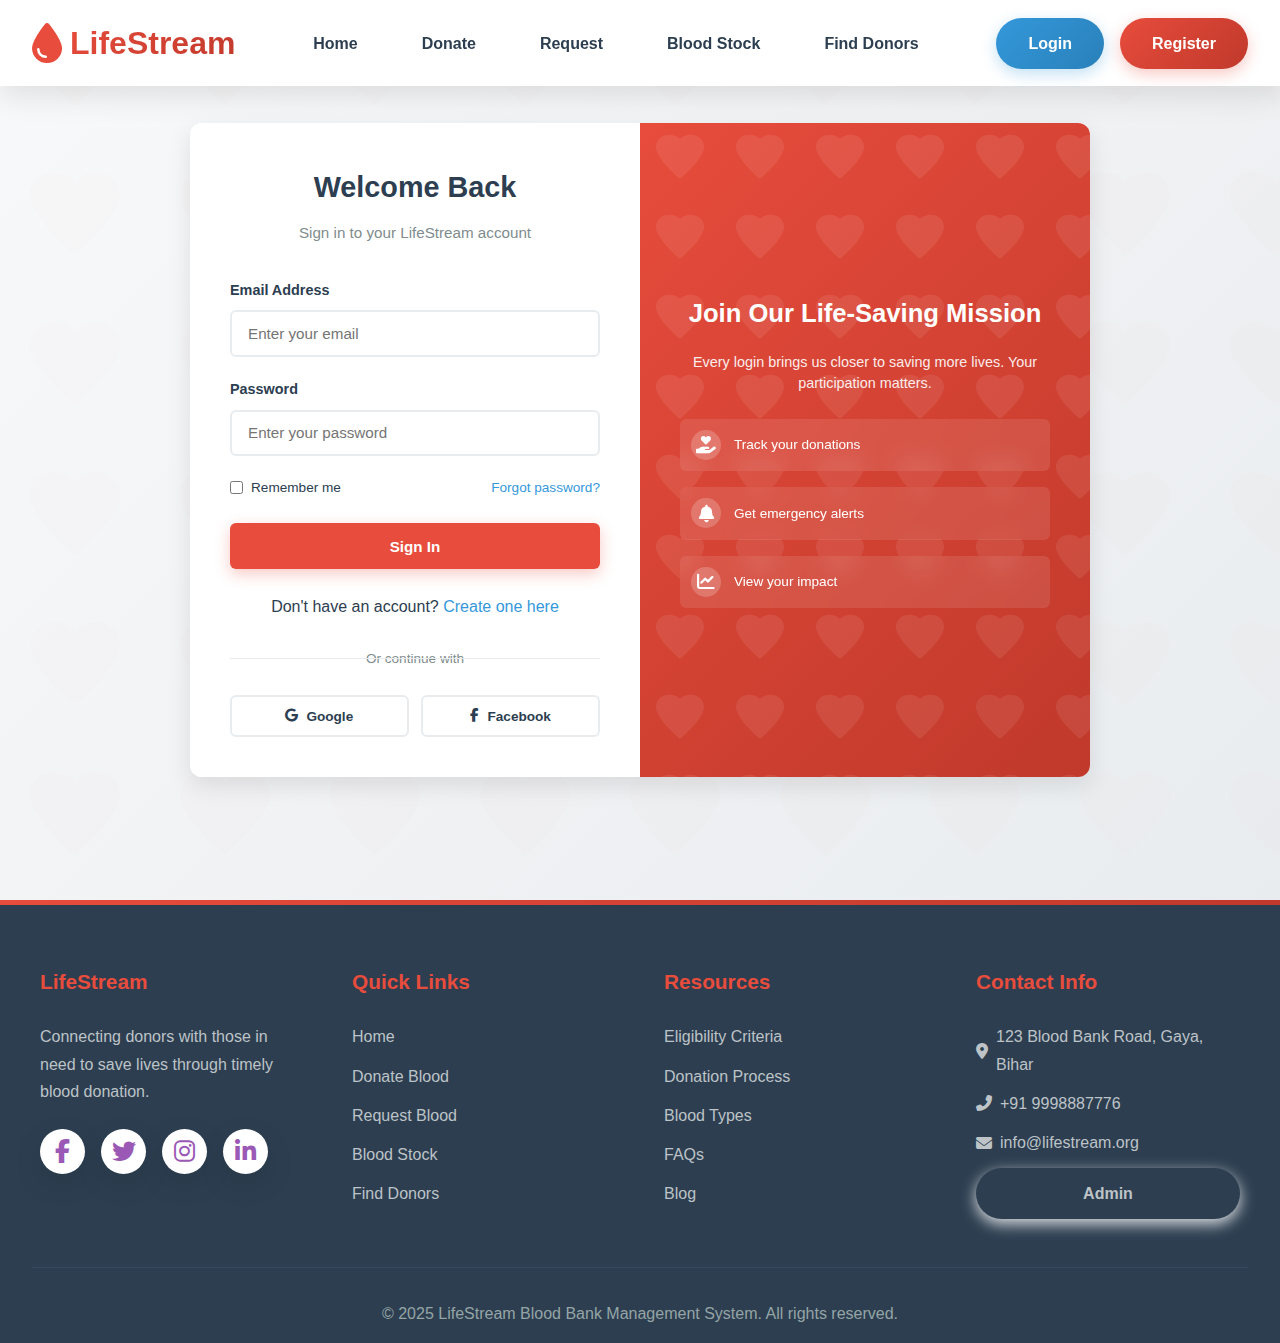
<file: frontend/login.html>
<!DOCTYPE html>
<html lang="en">
<head>
    <meta charset="UTF-8">
    <meta name="viewport" content="width=device-width, initial-scale=1.0">
    <title>Login - LifeStream</title>
    <link rel="stylesheet" href="https://cdnjs.cloudflare.com/ajax/libs/font-awesome/6.4.0/css/all.min.css">
    <link rel="stylesheet" href="css/index.css">
    <link rel="stylesheet" href="css/auth.css">
</head>
<body>
    <header>
        <a href="index.html" class="logo">
            <i class="fas fa-tint"></i>
            <h1>LifeStream</h1>
        </a>
        
        <nav>
            <ul>
                <li><a href="index.html">Home</a></li>
                <li><a href="register.html">Donate</a></li>
                <li><a href="request.html">Request</a></li>
                <li><a href="stock.html">Blood Stock</a></li>
                <li><a href="search.html">Find Donors</a></li>
            </ul>
        </nav>
        <div class="auth-buttons">
            <a href="login.html" class="btn btn-secondary active">Login</a>
            <a href="registration.html" class="btn btn-primary">Register</a>
            
            
        </div>
    </header>

    <main>
        <section class="auth-section">
            <div class="auth-container">
                <div class="auth-card">
                    <div class="auth-header">
                        <h2>Welcome Back</h2>
                        <p>Sign in to your LifeStream account</p>
                    </div>
                    
                    <form id="login-form">
                        <div class="form-group">
                            <label for="email">Email Address</label>
                            <input type="email" id="email" name="email" class="form-control" placeholder="Enter your email" required>
                        </div>
                        
                        <div class="form-group">
                            <label for="password">Password</label>
                            <input type="password" id="password" name="password" class="form-control" placeholder="Enter your password" required>
                        </div>
                        
                        <div class="form-options">
                            <label class="checkbox">
                                <input type="checkbox" name="remember">
                                <span>Remember me</span>
                            </label>
                            <a href="#" class="forgot-password">Forgot password?</a>
                        </div>
                        
                        <button type="submit" class="btn btn-primary btn-large btn-auth">
                            Sign In
                        </button>
                    </form>
                    
                    <div class="auth-footer">
                        <p>Don't have an account? <a href="registration.html">Create one here</a></p>
                    </div>
                    
                    <div class="auth-divider">
                        <span>Or continue with</span>
                    </div>
                    
                    <div class="social-auth">
                        <button class="btn btn-social btn-google">
                            <i class="fab fa-google"></i>
                            Google
                        </button>
                        <button class="btn btn-social btn-facebook">
                            <i class="fab fa-facebook-f"></i>
                            Facebook
                        </button>
                    </div>
                </div>
                
                <div class="auth-welcome">
                    <div class="welcome-content">
                        <h2>Join Our Life-Saving Mission</h2>
                        <p>Every login brings us closer to saving more lives. Your participation matters.</p>
                        <div class="welcome-features">
                            <div class="feature">
                                <i class="fas fa-hand-holding-heart"></i>
                                <span>Track your donations</span>
                            </div>
                            <div class="feature">
                                <i class="fas fa-bell"></i>
                                <span>Get emergency alerts</span>
                            </div>
                            <div class="feature">
                                <i class="fas fa-chart-line"></i>
                                <span>View your impact</span>
                            </div>
                        </div>
                    </div>
                </div>
            </div>
        </section>
    </main>

    <footer>
        <div class="footer-content">
            <div class="footer-column">
                <h3>LifeStream</h3>
                <p>Connecting donors with those in need to save lives through timely blood donation.</p>
                <div class="social-links">
                    <a href="#"><i class="fab fa-facebook-f"></i></a>
                    <a href="https://x.com/AmanKumar41235?t=hf9WL_MpPzDalhpzqZTFPA&s=09"><i class="fab fa-twitter"></i></a>
                    <a href="https://www.instagram.com/mr_aman421?igsh=MW93NnZ4MWFsaWtvaw=="><i class="fab fa-instagram"></i></a>
                    <a href="https://www.linkedin.com/in/aman-kumar-216bbb255?utm_source=share&utm_campaign=share_via&utm_content=profile&utm_medium=android_app"><i class="fab fa-linkedin-in"></i></a>
                </div>
            </div>
            <div class="footer-column">
                <h3>Quick Links</h3>
                <ul class="footer-links">
                    <li><a href="index.html">Home</a></li>
                    <li><a href="register.html">Donate Blood</a></li>
                    <li><a href="request.html">Request Blood</a></li>
                    <li><a href="stock.html">Blood Stock</a></li>
                    <li><a href="search.html">Find Donors</a></li>
                </ul>
            </div>
            <div class="footer-column">
                <h3>Resources</h3>
                <ul class="footer-links">
                    <li><a href="#">Eligibility Criteria</a></li>
                    <li><a href="#">Donation Process</a></li>
                    <li><a href="#">Blood Types</a></li>
                    <li><a href="#">FAQs</a></li>
                    <li><a href="#">Blog</a></li>
                </ul>
            </div>
            <div class="footer-column">
                <h3>Contact Info</h3>
                <ul class="footer-links">
                    <li><i class="fas fa-map-marker-alt"></i> 123 Blood Bank Road, Gaya, Bihar</li>
                    <li><i class="fas fa-phone-alt"></i> +91 9998887776</li>
                    <li><i class="fas fa-envelope"></i> info@lifestream.org</li>
                    <a href="admin.html" class="btn btn-admin">Admin</a>
                </ul>
            </div>
        </div>
        <div class="footer-bottom">
            <p>&copy; 2025 LifeStream Blood Bank Management System. All rights reserved.</p>
        </div>
    </footer>

    <script src="js/index.js"></script>
</body>
</html>
</file>
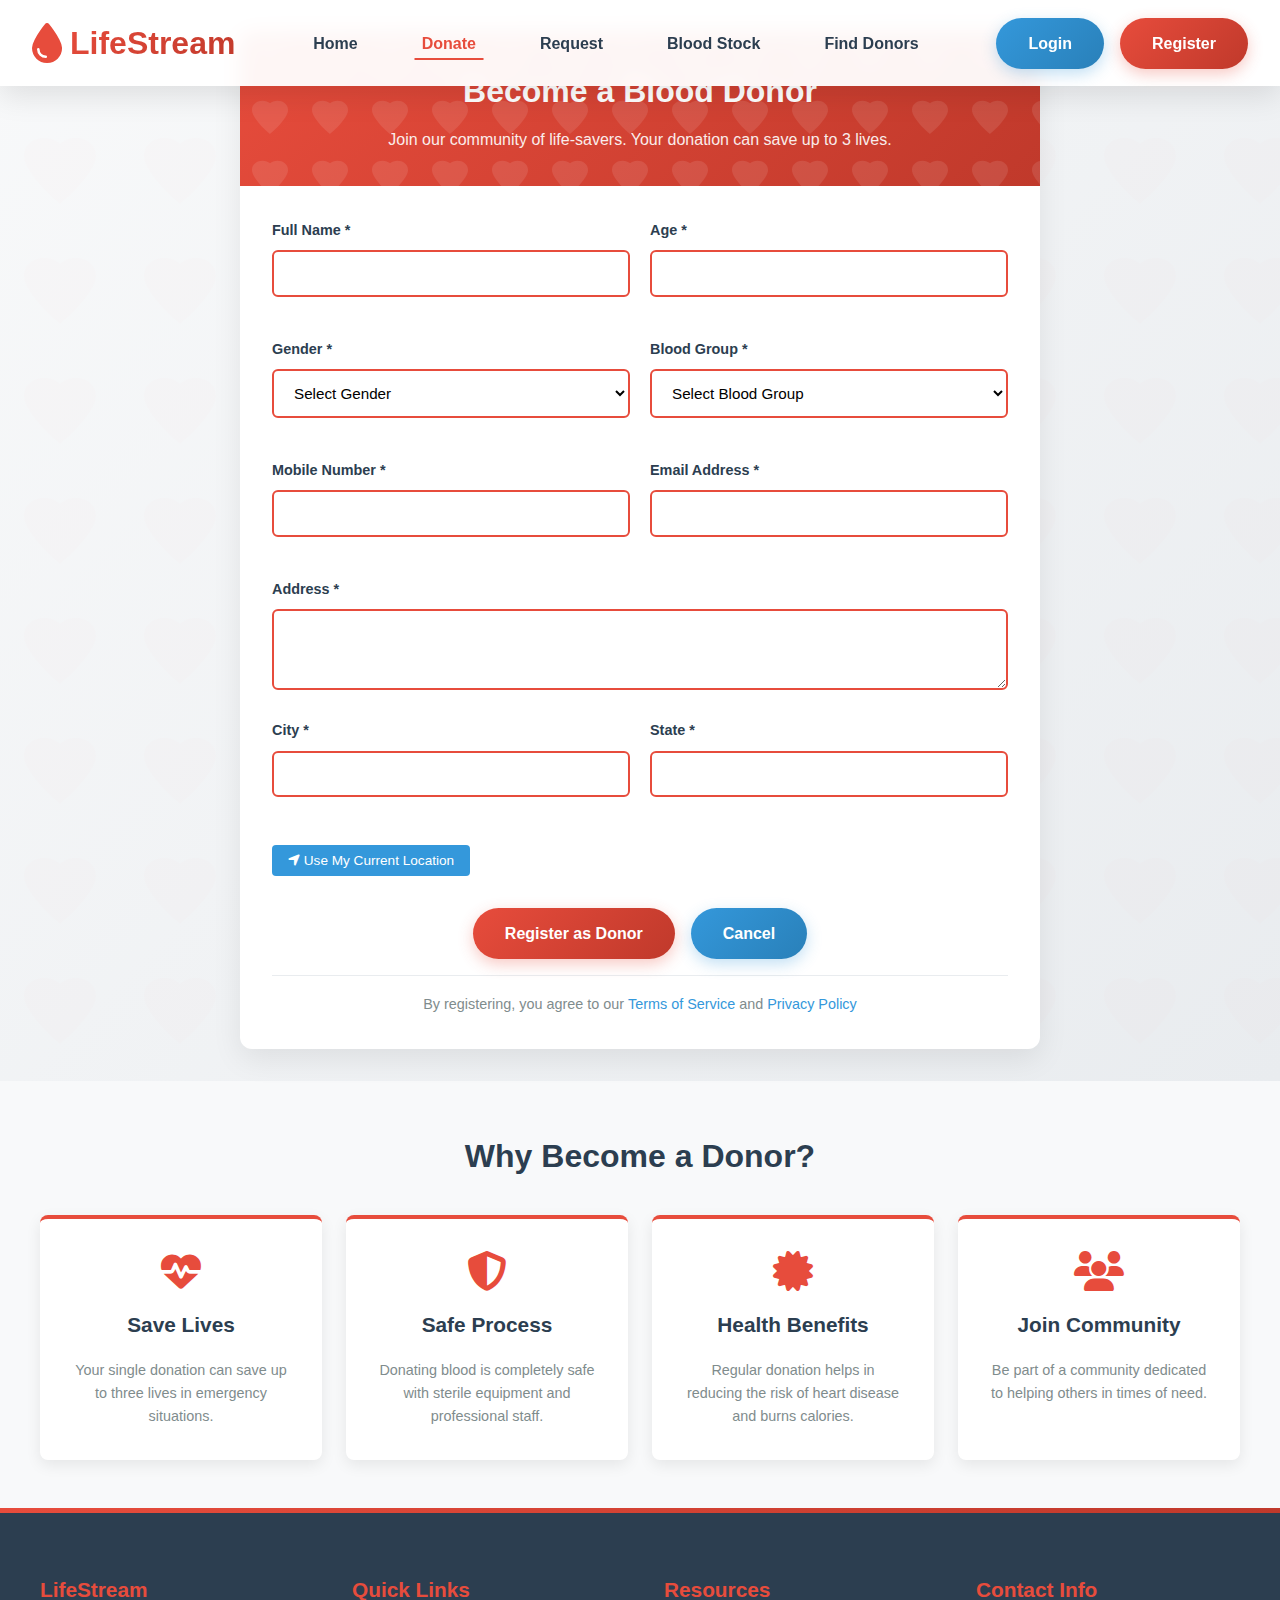
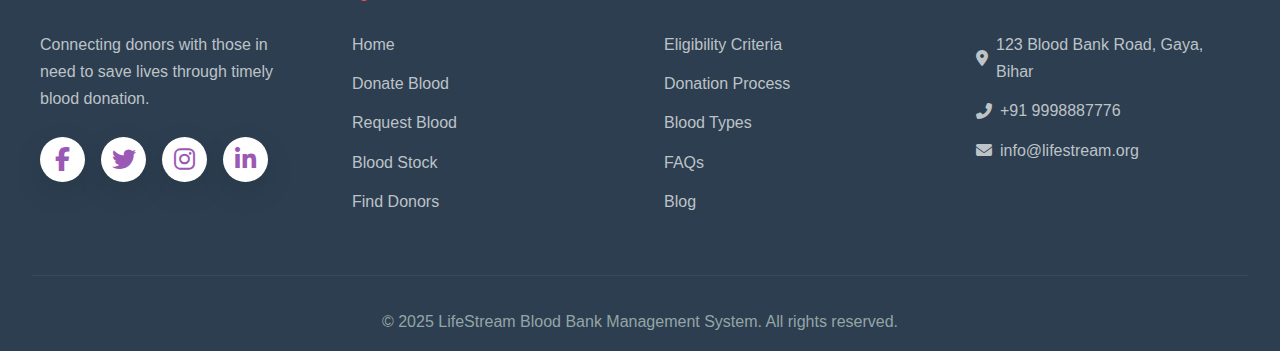
<file: frontend/register.html>
<!DOCTYPE html>
<html lang="en">
<head>
    <meta charset="UTF-8">
    <meta name="viewport" content="width=device-width, initial-scale=1.0">
    <title>Register as Donor - LifeStream</title>
    <link rel="stylesheet" href="https://cdnjs.cloudflare.com/ajax/libs/font-awesome/6.4.0/css/all.min.css">
    <link rel="stylesheet" href="css/index.css">
    <link rel="stylesheet" href="css/forms.css">
</head>
<body>
    <header>
        <a href="index.html" class="logo">
            <i class="fas fa-tint"></i>
            <h1>LifeStream</h1>
        </a>
        
        <nav>
            <ul>
                <li><a href="index.html">Home</a></li>
                <li><a href="register.html" class="active">Donate</a></li>
                <li><a href="request.html">Request</a></li>
                <li><a href="stock.html">Blood Stock</a></li>
                <li><a href="search.html">Find Donors</a></li>
            </ul>
        </nav>
        <div class="auth-buttons">
            <a href="login.html" class="btn btn-secondary">Login</a>
            <a href="registration.html" class="btn btn-primary">Register</a>
            
        </div>
    </header>

    <main>
        <section class="form-section">
            <div class="form-container">
                <div class="form-header">
                    <h2>Become a Blood Donor</h2>
                    <p>Join our community of life-savers. Your donation can save up to 3 lives.</p>
                </div>
                
                <form id="donor-form">
                    <div class="form-row">
                        <div class="form-group">
                            <label for="full_name">Full Name *</label>
                            <input type="text" id="full_name" name="full_name" class="form-control" required>
                        </div>
                        <div class="form-group">
                            <label for="age">Age *</label>
                            <input type="number" id="age" name="age" class="form-control" min="18" max="65" required>
                        </div>
                    </div>

                    <div class="form-row">
                        <div class="form-group">
                            <label for="gender">Gender *</label>
                            <select id="gender" name="gender" class="form-control" required>
                                <option value="">Select Gender</option>
                                <option value="Male">Male</option>
                                <option value="Female">Female</option>
                                <option value="Other">Other</option>
                            </select>
                        </div>
                        
                        <div class="form-group">
                            <label for="blood_group">Blood Group *</label>
                            <select id="blood_group" name="blood_group" class="form-control" required>
                                <option value="">Select Blood Group</option>
                                <option value="A+">A+</option>
                                <option value="A-">A-</option>
                                <option value="B+">B+</option>
                                <option value="B-">B-</option>
                                <option value="AB+">AB+</option>
                                <option value="AB-">AB-</option>
                                <option value="O+">O+</option>
                                <option value="O-">O-</option>
                            </select>
                        </div>
                    </div>

                    <div class="form-row">
                        <div class="form-group">
                            <label for="mobile">Mobile Number *</label>
                            <input type="tel" id="mobile" name="mobile" class="form-control" required>
                        </div>
                        <div class="form-group">
                            <label for="email">Email Address *</label>
                            <input type="email" id="email" name="email" class="form-control" required>
                        </div>
                    </div>

                    <div class="form-group">
                        <label for="address">Address *</label>
                        <textarea id="address" name="address" class="form-control" rows="3" required></textarea>
                    </div>

                    <div class="form-row">
                        <div class="form-group">
                            <label for="city">City *</label>
                            <input type="text" id="city" name="city" class="form-control" required>
                        </div>
                        <div class="form-group">
                            <label for="state">State *</label>
                            <input type="text" id="state" name="state" class="form-control" required>
                        </div>
                    </div>

                    <div class="form-group">
                        <button type="button" class="location-button" onclick="getCurrentLocation()">
                            <i class="fas fa-location-arrow"></i>
                            Use My Current Location
                        </button>
                    </div>

                    <div class="form-actions">
                        <button type="submit" class="btn btn-primary btn-large">Register as Donor</button>
                        <a href="index.html" class="btn btn-secondary">Cancel</a>
                    </div>

                    <div class="form-footer">
                        <p>By registering, you agree to our <a href="#">Terms of Service</a> and <a href="#">Privacy Policy</a></p>
                    </div>
                </form>
            </div>
        </section>

        <section class="info-section">
            <div class="container">
                <h3>Why Become a Donor?</h3>
                <div class="info-grid">
                    <div class="info-card">
                        <i class="fas fa-heartbeat"></i>
                        <h4>Save Lives</h4>
                        <p>Your single donation can save up to three lives in emergency situations.</p>
                    </div>
                    <div class="info-card">
                        <i class="fas fa-shield-alt"></i>
                        <h4>Safe Process</h4>
                        <p>Donating blood is completely safe with sterile equipment and professional staff.</p>
                    </div>
                    <div class="info-card">
                        <i class="fas fa-certificate"></i>
                        <h4>Health Benefits</h4>
                        <p>Regular donation helps in reducing the risk of heart disease and burns calories.</p>
                    </div>
                    <div class="info-card">
                        <i class="fas fa-users"></i>
                        <h4>Join Community</h4>
                        <p>Be part of a community dedicated to helping others in times of need.</p>
                    </div>
                </div>
            </div>
        </section>
    </main>

    <footer>
        <div class="footer-content">
            <div class="footer-column">
                <h3>LifeStream</h3>
                <p>Connecting donors with those in need to save lives through timely blood donation.</p>
                <div class="social-links">
                    <a href="#"><i class="fab fa-facebook-f"></i></a>
                    <a href="https://x.com/AmanKumar41235?t=hf9WL_MpPzDalhpzqZTFPA&s=09"><i class="fab fa-twitter"></i></a>
                    <a href="https://www.instagram.com/mr_aman421?igsh=MW93NnZ4MWFsaWtvaw=="><i class="fab fa-instagram"></i></a>
                    <a href="https://www.linkedin.com/in/aman-kumar-216bbb255?utm_source=share&utm_campaign=share_via&utm_content=profile&utm_medium=android_app"><i class="fab fa-linkedin-in"></i></a>
                </div>
            </div>
            <div class="footer-column">
                <h3>Quick Links</h3>
                <ul class="footer-links">
                    <li><a href="index.html">Home</a></li>
                    <li><a href="register.html">Donate Blood</a></li>
                    <li><a href="request.html">Request Blood</a></li>
                    <li><a href="stock.html">Blood Stock</a></li>
                    <li><a href="search.html">Find Donors</a></li>
                </ul>
            </div>
            <div class="footer-column">
                <h3>Resources</h3>
                <ul class="footer-links">
                    <li><a href="#">Eligibility Criteria</a></li>
                    <li><a href="#">Donation Process</a></li>
                    <li><a href="#">Blood Types</a></li>
                    <li><a href="#">FAQs</a></li>
                    <li><a href="#">Blog</a></li>
                </ul>
            </div>
            <div class="footer-column">
                <h3>Contact Info</h3>
                <ul class="footer-links">
                    <li><i class="fas fa-map-marker-alt"></i> 123 Blood Bank Road, Gaya, Bihar</li>
                    <li><i class="fas fa-phone-alt"></i> +91 9998887776</li>
                    <li><i class="fas fa-envelope"></i> info@lifestream.org</li>
                </ul>
            </div>
        </div>
        <div class="footer-bottom">
            <p>&copy; 2025 LifeStream Blood Bank Management System. All rights reserved.</p>
        </div>
    </footer>

    <script src="js/index.js"></script>
    <script src="js/forms.js"></script>
</body>
</html>
</file>
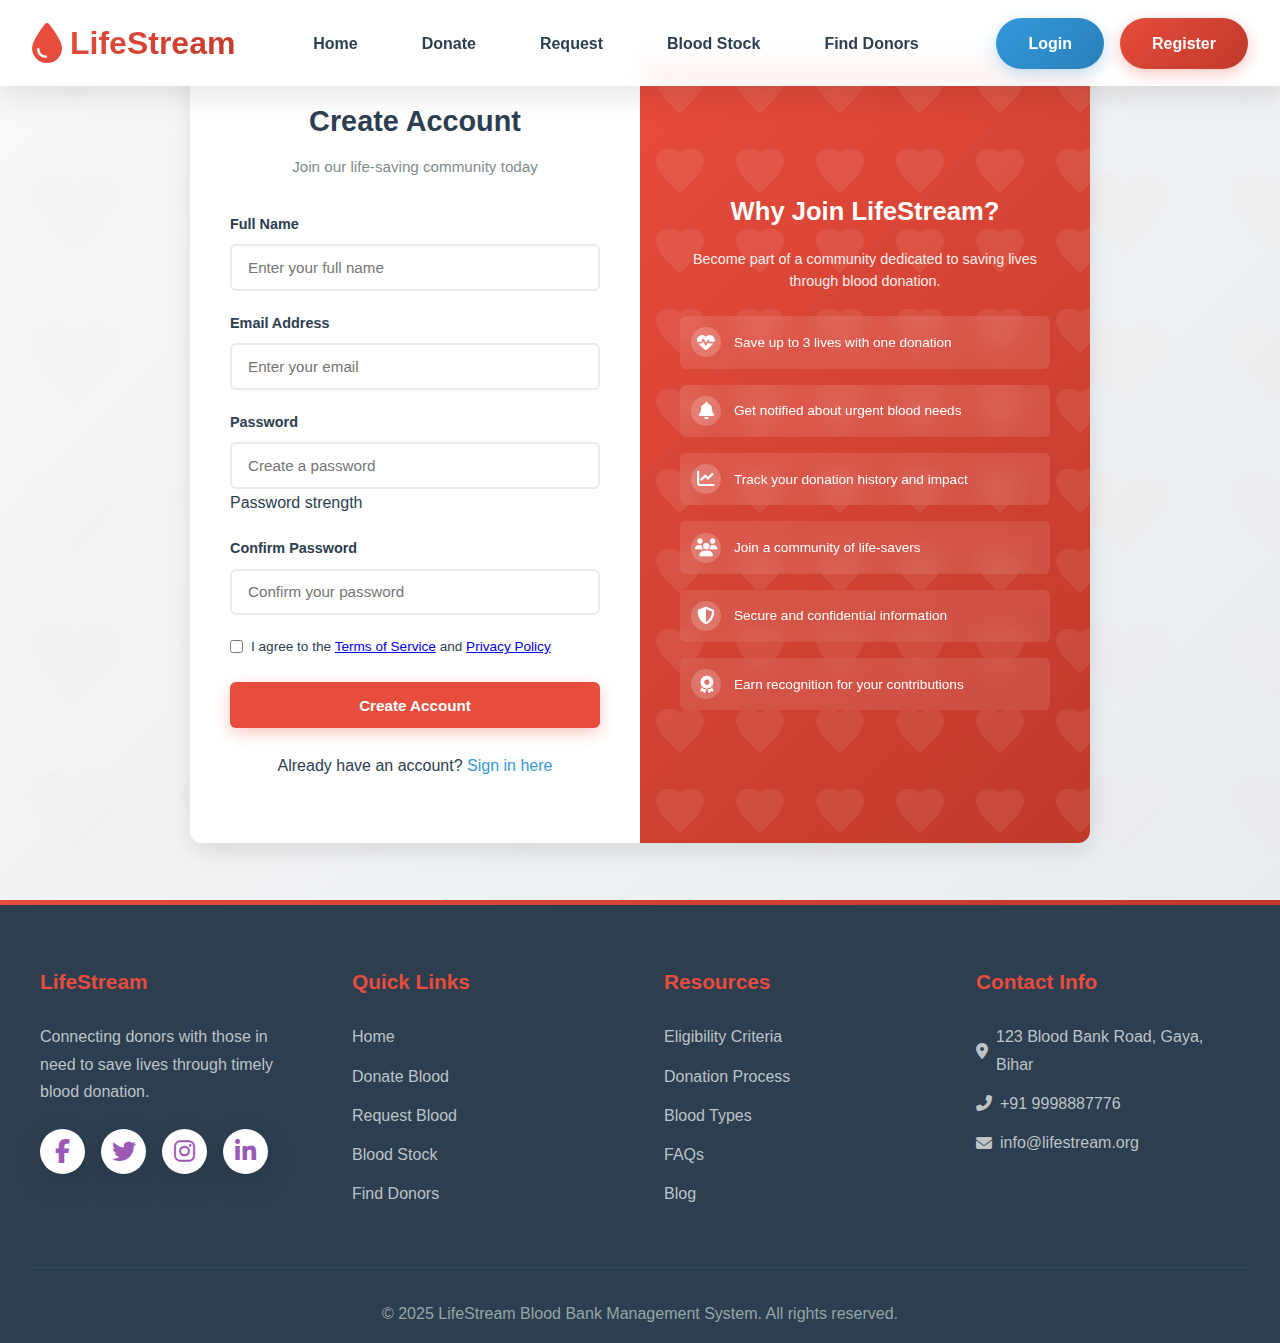
<file: frontend/registration.html>
<!DOCTYPE html>
<html lang="en">
<head>
    <meta charset="UTF-8">
    <meta name="viewport" content="width=device-width, initial-scale=1.0">
    <title>Register - LifeStream</title>
    <link rel="stylesheet" href="https://cdnjs.cloudflare.com/ajax/libs/font-awesome/6.4.0/css/all.min.css">
    <link rel="stylesheet" href="css/index.css">
    <link rel="stylesheet" href="css/auth.css">
</head>
<body>
    <header>
        <a href="index.html" class="logo">
            <i class="fas fa-tint"></i>
            <h1>LifeStream</h1>
        </a>
        
        <nav>
            <ul>
                <li><a href="index.html">Home</a></li>
                <li><a href="register.html">Donate</a></li>
                <li><a href="request.html">Request</a></li>
                <li><a href="stock.html">Blood Stock</a></li>
                <li><a href="search.html">Find Donors</a></li>
            </ul>
        </nav>
        <div class="auth-buttons">
            <a href="login.html" class="btn btn-secondary">Login</a>
            <a href="registration.html" class="btn btn-primary active">Register</a>

        </div>
    </header>

    <main>
        <section class="auth-section">
            <div class="auth-container">
                <div class="auth-card">
                    <div class="auth-header">
                        <h2>Create Account</h2>
                        <p>Join our life-saving community today</p>
                    </div>
                    
                    <form id="register-form">
                        <div class="form-group">
                            <label for="full_name">Full Name</label>
                            <input type="text" id="full_name" name="full_name" class="form-control" placeholder="Enter your full name" required>
                        </div>
                        
                        <div class="form-group">
                            <label for="email">Email Address</label>
                            <input type="email" id="email" name="email" class="form-control" placeholder="Enter your email" required>
                        </div>
                        
                        <div class="form-group">
                            <label for="password">Password</label>
                            <input type="password" id="password" name="password" class="form-control" placeholder="Create a password" required minlength="6">
                            <div class="password-strength">
                                <div class="strength-bar"></div>
                                <span class="strength-text">Password strength</span>
                            </div>
                        </div>
                        
                        <div class="form-group">
                            <label for="confirm_password">Confirm Password</label>
                            <input type="password" id="confirm_password" name="confirm_password" class="form-control" placeholder="Confirm your password" required>
                        </div>

                        <!-- ADMIN OPTION REMOVED - Only hidden field for user type -->
                        <input type="hidden" id="user_type" name="user_type" value="user">
                        
                        <div class="form-options">
                            <label class="checkbox">
                                <input type="checkbox" name="terms" required>
                                <span>I agree to the <a href="#">Terms of Service</a> and <a href="#">Privacy Policy</a></span>
                            </label>
                        </div>
                        
                        <button type="submit" class="btn btn-primary btn-large btn-auth">
                            Create Account
                        </button>
                    </form>
                    
                    <div class="auth-footer">
                        <p>Already have an account? <a href="login.html">Sign in here</a></p>
                    </div>
                </div>
                
                <div class="auth-welcome">
                    <div class="welcome-content">
                        <h2>Why Join LifeStream?</h2>
                        <p>Become part of a community dedicated to saving lives through blood donation.</p>
                        <div class="welcome-features">
                            <div class="feature">
                                <i class="fas fa-heartbeat"></i>
                                <span>Save up to 3 lives with one donation</span>
                            </div>
                            <div class="feature">
                                <i class="fas fa-bell"></i>
                                <span>Get notified about urgent blood needs</span>
                            </div>
                            <div class="feature">
                                <i class="fas fa-chart-line"></i>
                                <span>Track your donation history and impact</span>
                            </div>
                            <div class="feature">
                                <i class="fas fa-users"></i>
                                <span>Join a community of life-savers</span>
                            </div>
                            <div class="feature">
                                <i class="fas fa-shield-alt"></i>
                                <span>Secure and confidential information</span>
                            </div>
                            <div class="feature">
                                <i class="fas fa-award"></i>
                                <span>Earn recognition for your contributions</span>
                            </div>
                        </div>
                    </div>
                </div>
            </div>
        </section>
    </main>

    <footer>
        <div class="footer-content">
            <div class="footer-column">
                <h3>LifeStream</h3>
                <p>Connecting donors with those in need to save lives through timely blood donation.</p>
                <div class="social-links">
                    <a href="#"><i class="fab fa-facebook-f"></i></a>
                    <a href="https://x.com/AmanKumar41235?t=hf9WL_MpPzDalhpzqZTFPA&s=09"><i class="fab fa-twitter"></i></a>
                    <a href="https://www.instagram.com/mr_aman421?igsh=MW93NnZ4MWFsaWtvaw=="><i class="fab fa-instagram"></i></a>
                    <a href="https://www.linkedin.com/in/aman-kumar-216bbb255?utm_source=share&utm_campaign=share_via&utm_content=profile&utm_medium=android_app"><i class="fab fa-linkedin-in"></i></a>
                </div>
            </div>
            <div class="footer-column">
                <h3>Quick Links</h3>
                <ul class="footer-links">
                    <li><a href="index.html">Home</a></li>
                    <li><a href="register.html">Donate Blood</a></li>
                    <li><a href="request.html">Request Blood</a></li>
                    <li><a href="stock.html">Blood Stock</a></li>
                    <li><a href="search.html">Find Donors</a></li>
                </ul>
            </div>
            <div class="footer-column">
                <h3>Resources</h3>
                <ul class="footer-links">
                    <li><a href="#">Eligibility Criteria</a></li>
                    <li><a href="#">Donation Process</a></li>
                    <li><a href="#">Blood Types</a></li>
                    <li><a href="#">FAQs</a></li>
                    <li><a href="#">Blog</a></li>
                </ul>
            </div>
            <div class="footer-column">
                <h3>Contact Info</h3>
                <ul class="footer-links">
                    <li><i class="fas fa-map-marker-alt"></i> 123 Blood Bank Road, Gaya, Bihar</li>
                    <li><i class="fas fa-phone-alt"></i> +91 9998887776</li>
                    <li><i class="fas fa-envelope"></i> info@lifestream.org</li>
                </ul>
            </div>
        </div>
        <div class="footer-bottom">
            <p>&copy; 2025 LifeStream Blood Bank Management System. All rights reserved.</p>
        </div>
    </footer>

    <script src="js/index.js"></script>
    <script src="js/auth.js"></script>
</body>
</html>
</file>
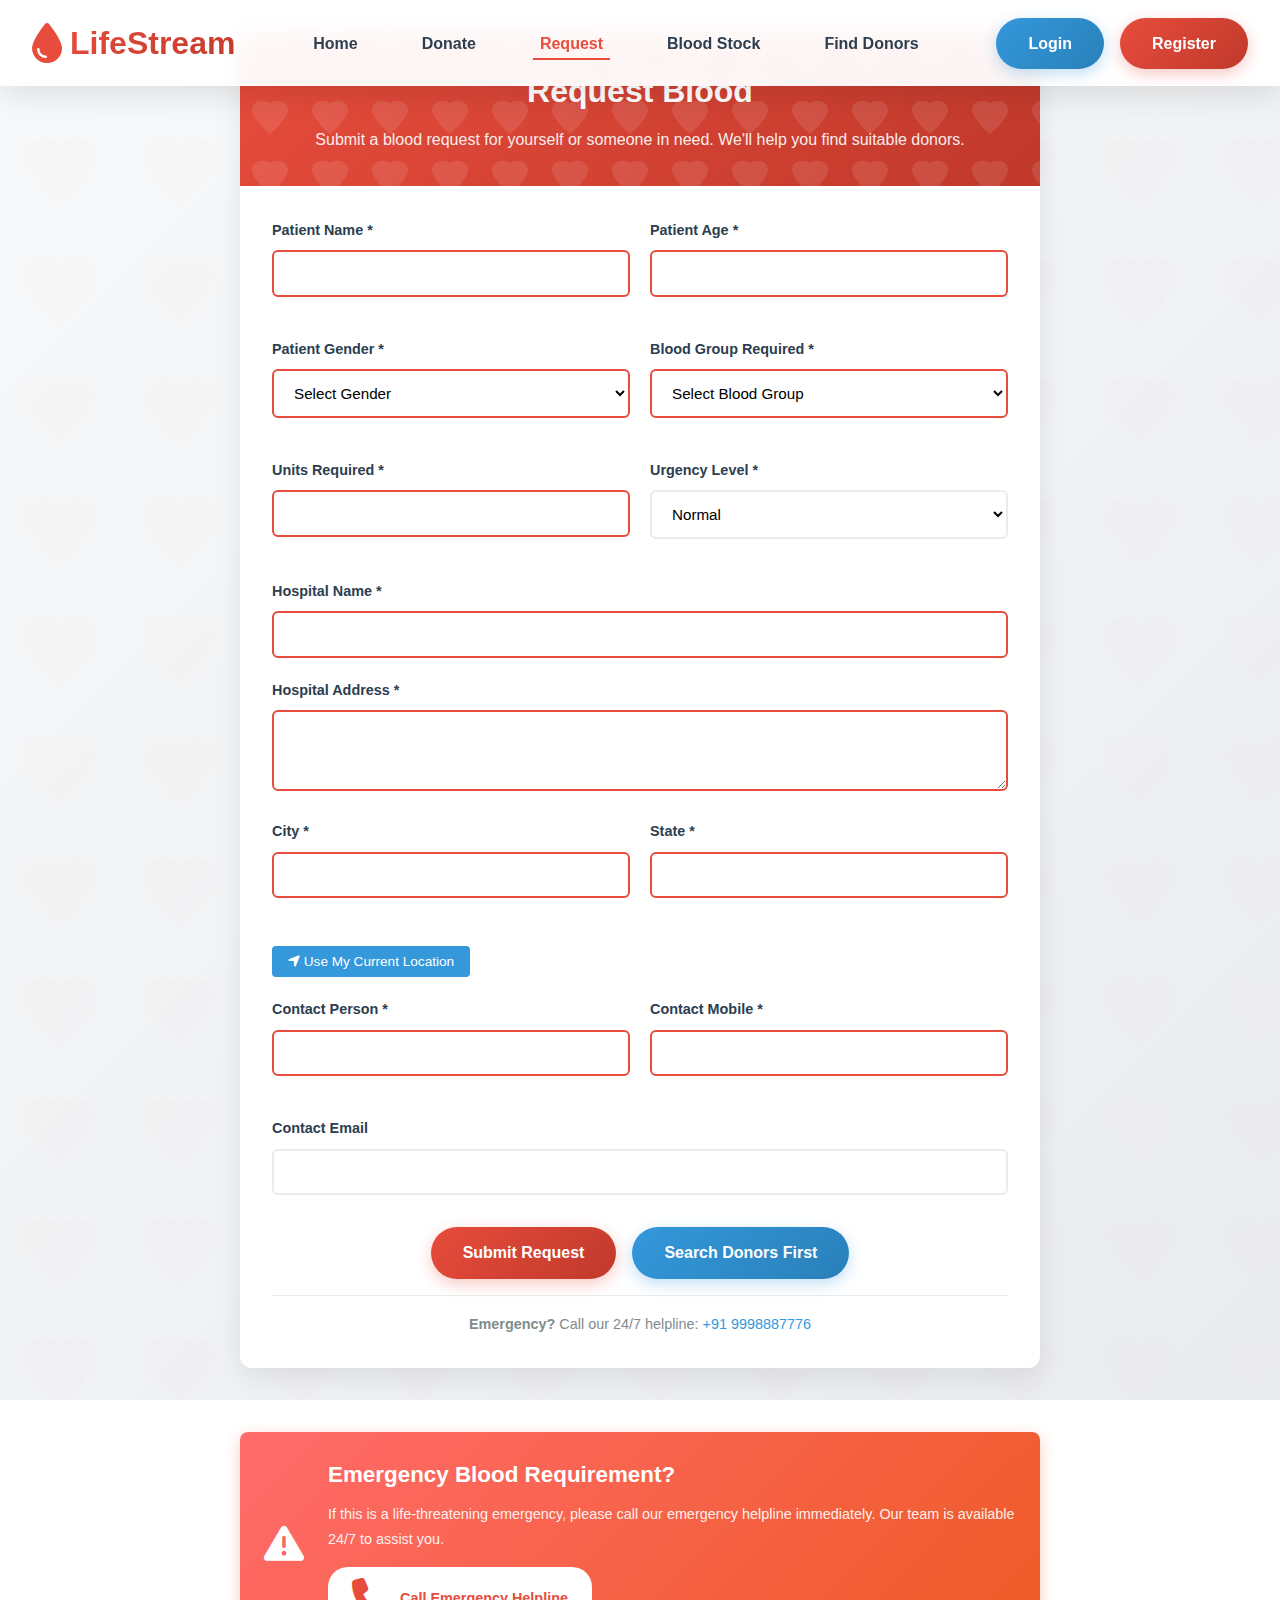
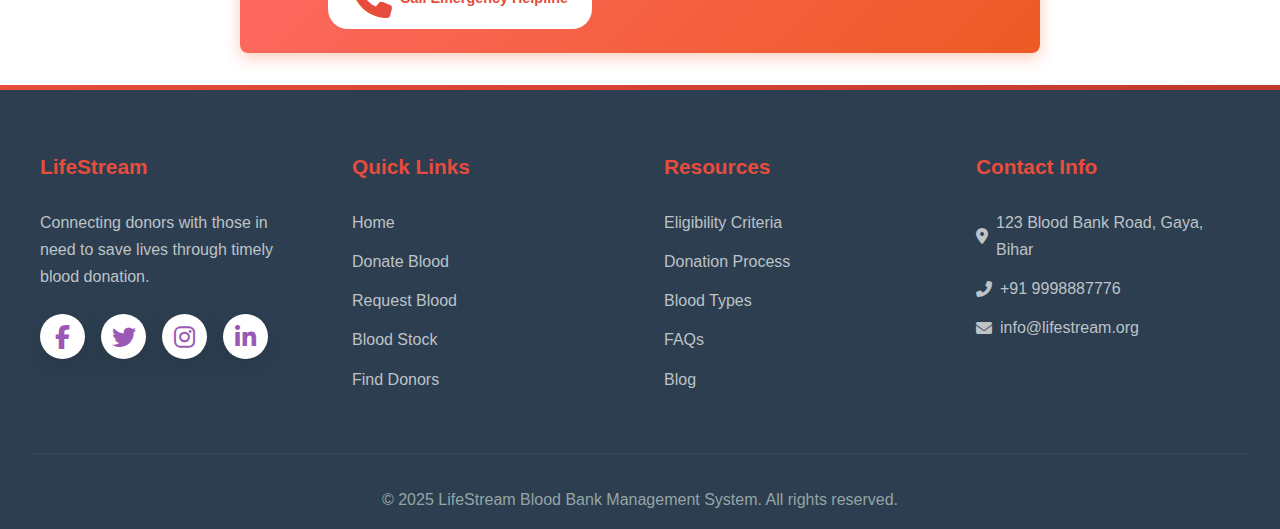
<file: frontend/request.html>
<!DOCTYPE html>
<html lang="en">
<head>
    <meta charset="UTF-8">
    <meta name="viewport" content="width=device-width, initial-scale=1.0">
    <title>Request Blood - LifeStream</title>
    <link rel="stylesheet" href="https://cdnjs.cloudflare.com/ajax/libs/font-awesome/6.4.0/css/all.min.css">
    <link rel="stylesheet" href="css/index.css">
    <link rel="stylesheet" href="css/forms.css">
</head>
<body>
    <header>
        <a href="index.html" class="logo">
            <i class="fas fa-tint"></i>
            <h1>LifeStream</h1>
        </a>
        
        <nav>
            <ul>
                <li><a href="index.html">Home</a></li>
                <li><a href="register.html">Donate</a></li>
                <li><a href="request.html" class="active">Request</a></li>
                <li><a href="stock.html">Blood Stock</a></li>
                <li><a href="search.html">Find Donors</a></li>
            </ul>
        </nav>
        <div class="auth-buttons">
            <a href="login.html" class="btn btn-secondary">Login</a>
            <a href="registration.html" class="btn btn-primary">Register</a>
        </div>
    </header>

    <main>
        <section class="form-section">
            <div class="form-container">
                <div class="form-header">
                    <h2>Request Blood</h2>
                    <p>Submit a blood request for yourself or someone in need. We'll help you find suitable donors.</p>
                </div>
                
                <form id="request-form">
                    <div class="form-row">
                        <div class="form-group">
                            <label for="patient_name">Patient Name *</label>
                            <input type="text" id="patient_name" name="patient_name" class="form-control" required>
                        </div>
                        <div class="form-group">
                            <label for="age">Patient Age *</label>
                            <input type="number" id="age" name="age" class="form-control" required>
                        </div>
                    </div>

                    <div class="form-row">
                        <div class="form-group">
                            <label for="gender">Patient Gender *</label>
                            <select id="gender" name="gender" class="form-control" required>
                                <option value="">Select Gender</option>
                                <option value="Male">Male</option>
                                <option value="Female">Female</option>
                                <option value="Other">Other</option>
                            </select>
                        </div>
                        <div class="form-group">
                            <label for="blood_group">Blood Group Required *</label>
                            <select id="blood_group" name="blood_group" class="form-control" required>
                                <option value="">Select Blood Group</option>
                                <option value="A+">A+</option>
                                <option value="A-">A-</option>
                                <option value="B+">B+</option>
                                <option value="B-">B-</option>
                                <option value="AB+">AB+</option>
                                <option value="AB-">AB-</option>
                                <option value="O+">O+</option>
                                <option value="O-">O-</option>
                            </select>
                        </div>
                    </div>

                    <div class="form-row">
                        <div class="form-group">
                            <label for="units_required">Units Required *</label>
                            <input type="number" id="units_required" name="units_required" class="form-control" min="1" max="10" required>
                        </div>
                        <div class="form-group">
                            <label for="urgency">Urgency Level *</label>
                            <select id="urgency" name="urgency" class="form-control" required>
                                <option value="Normal">Normal</option>
                                <option value="Urgent">Urgent</option>
                                <option value="Critical">Critical</option>
                                <option value="Emergency">Emergency</option>
                            </select>
                        </div>
                    </div>

                    <div class="form-group">
                        <label for="hospital_name">Hospital Name *</label>
                        <input type="text" id="hospital_name" name="hospital_name" class="form-control" required>
                    </div>

                    <div class="form-group">
                        <label for="hospital_address">Hospital Address *</label>
                        <textarea id="hospital_address" name="hospital_address" class="form-control" rows="3" required></textarea>
                    </div>

                    <div class="form-row">
                        <div class="form-group">
                            <label for="city">City *</label>
                            <input type="text" id="city" name="city" class="form-control" required>
                        </div>
                        <div class="form-group">
                            <label for="state">State *</label>
                            <input type="text" id="state" name="state" class="form-control" required>
                        </div>
                    </div>

                    <div class="form-group">
                        <button type="button" class="location-button" onclick="getCurrentLocation()">
                            <i class="fas fa-location-arrow"></i>
                            Use My Current Location
                        </button>
                    </div>

                    <div class="form-row">
                        <div class="form-group">
                            <label for="contact_person">Contact Person *</label>
                            <input type="text" id="contact_person" name="contact_person" class="form-control" required>
                        </div>
                        <div class="form-group">
                            <label for="contact_mobile">Contact Mobile *</label>
                            <input type="tel" id="contact_mobile" name="contact_mobile" class="form-control" required>
                        </div>
                    </div>

                    <div class="form-group">
                        <label for="contact_email">Contact Email</label>
                        <input type="email" id="contact_email" name="contact_email" class="form-control">
                    </div>

                    <div class="form-actions">
                        <button type="submit" class="btn btn-primary btn-large">Submit Request</button>
                        <a href="search.html" class="btn btn-secondary">Search Donors First</a>
                    </div>

                    <div class="form-footer">
                        <p><strong>Emergency?</strong> Call our 24/7 helpline: <a href="tel:+919998887776">+91 9998887776</a></p>
                    </div>
                </form>
            </div>
        </section>

        <section class="emergency-section">
            <div class="container">
                <div class="emergency-alert">
                    <i class="fas fa-exclamation-triangle"></i>
                    <div class="emergency-content">
                        <h3>Emergency Blood Requirement?</h3>
                        <p>If this is a life-threatening emergency, please call our emergency helpline immediately. Our team is available 24/7 to assist you.</p>
                        <a href="tel:+919998887776" class="btn btn-emergency">
                            <i class="fas fa-phone"></i>
                            Call Emergency Helpline
                        </a>
                    </div>
                </div>
            </div>
        </section>
    </main>

    <footer>
        <div class="footer-content">
            <div class="footer-column">
                <h3>LifeStream</h3>
                <p>Connecting donors with those in need to save lives through timely blood donation.</p>
                <div class="social-links">
                    <a href="#"><i class="fab fa-facebook-f"></i></a>
                    <a href="https://x.com/AmanKumar41235?t=hf9WL_MpPzDalhpzqZTFPA&s=09"><i class="fab fa-twitter"></i></a>
                    <a href="https://www.instagram.com/mr_aman421?igsh=MW93NnZ4MWFsaWtvaw=="><i class="fab fa-instagram"></i></a>
                    <a href="https://www.linkedin.com/in/aman-kumar-216bbb255?utm_source=share&utm_campaign=share_via&utm_content=profile&utm_medium=android_app"><i class="fab fa-linkedin-in"></i></a>
                </div>
            </div>
            <div class="footer-column">
                <h3>Quick Links</h3>
                <ul class="footer-links">
                    <li><a href="index.html">Home</a></li>
                    <li><a href="register.html">Donate Blood</a></li>
                    <li><a href="request.html">Request Blood</a></li>
                    <li><a href="stock.html">Blood Stock</a></li>
                    <li><a href="search.html">Find Donors</a></li>
                </ul>
            </div>
            <div class="footer-column">
                <h3>Resources</h3>
                <ul class="footer-links">
                    <li><a href="#">Eligibility Criteria</a></li>
                    <li><a href="#">Donation Process</a></li>
                    <li><a href="#">Blood Types</a></li>
                    <li><a href="#">FAQs</a></li>
                    <li><a href="#">Blog</a></li>
                </ul>
            </div>
            <div class="footer-column">
                <h3>Contact Info</h3>
                <ul class="footer-links">
                    <li><i class="fas fa-map-marker-alt"></i> 123 Blood Bank Road, Gaya, Bihar</li>
                    <li><i class="fas fa-phone-alt"></i> +91 9998887776</li>
                    <li><i class="fas fa-envelope"></i> info@lifestream.org</li>
                </ul>
            </div>
        </div>
        <div class="footer-bottom">
            <p>&copy; 2025 LifeStream Blood Bank Management System. All rights reserved.</p>
        </div>
    </footer>

    <script src="js/index.js"></script>
    <script src="js/forms.js"></script>
</body>
</html>
</file>
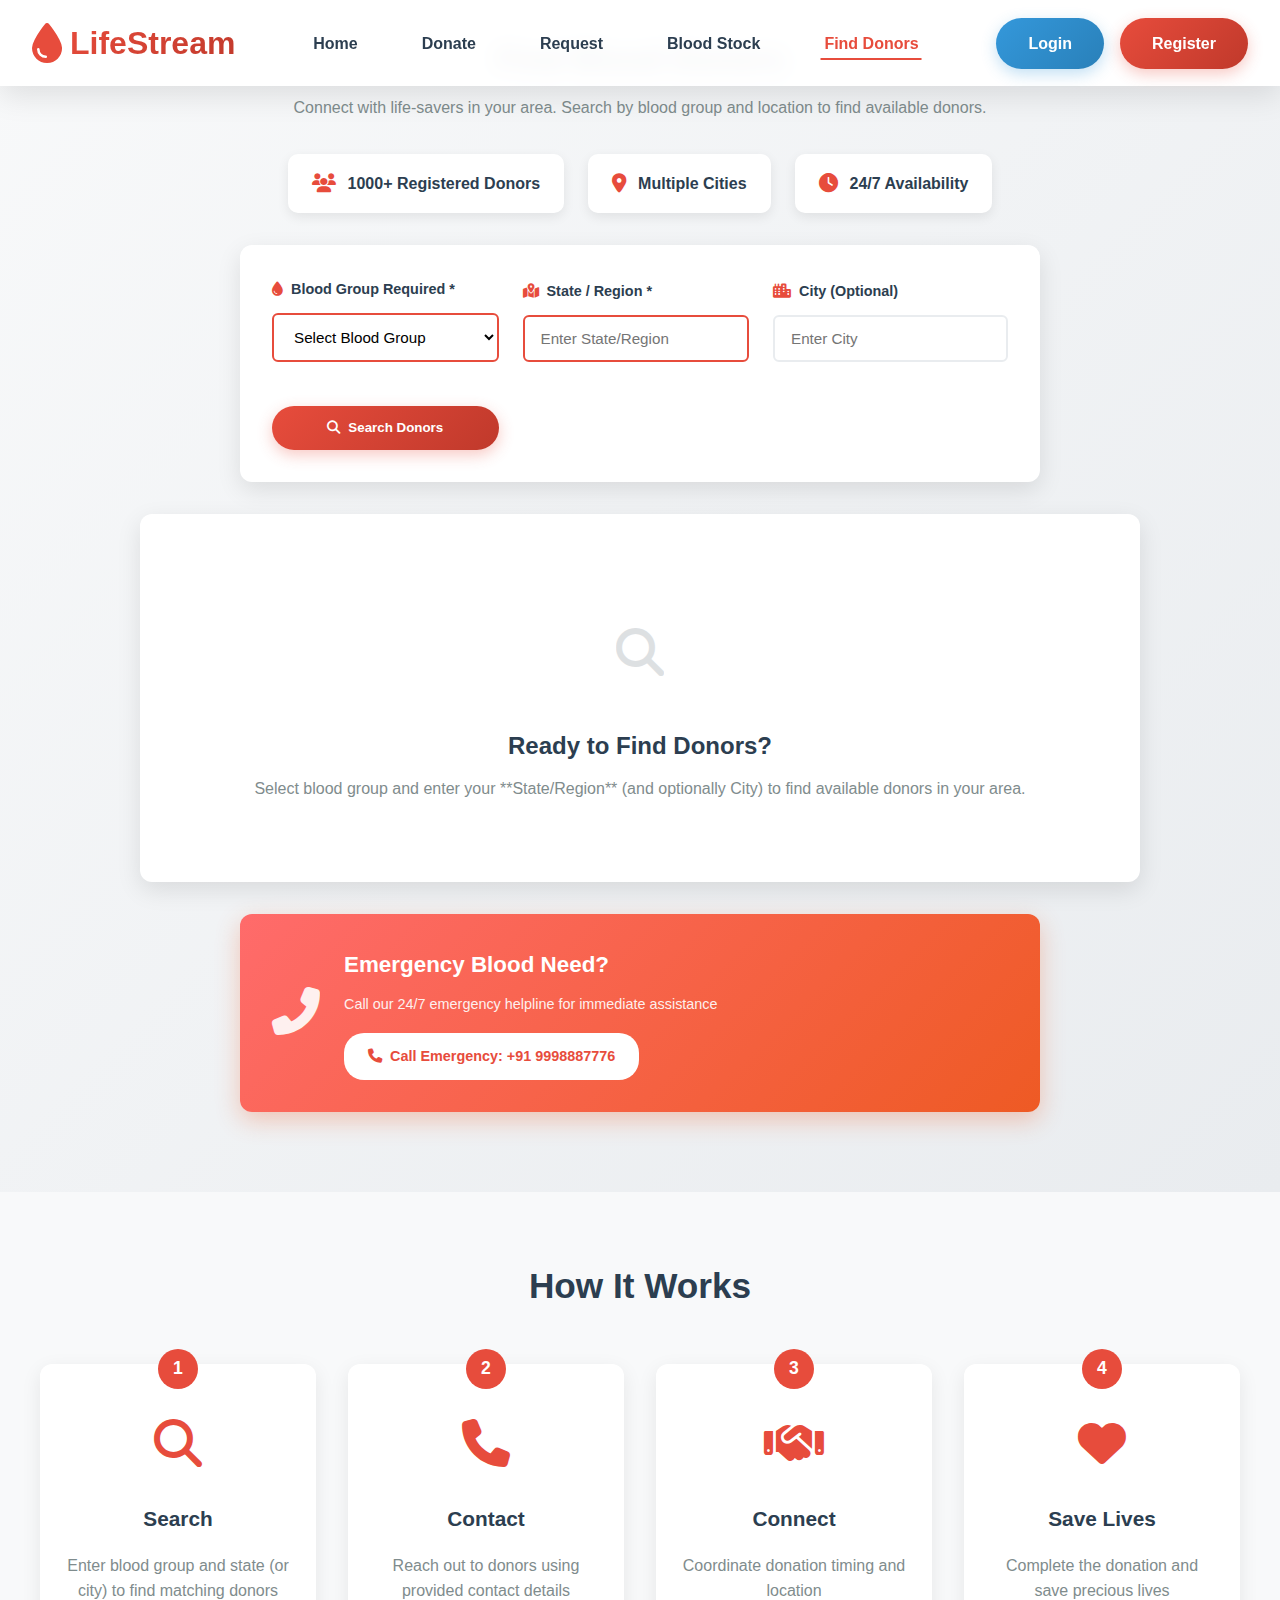
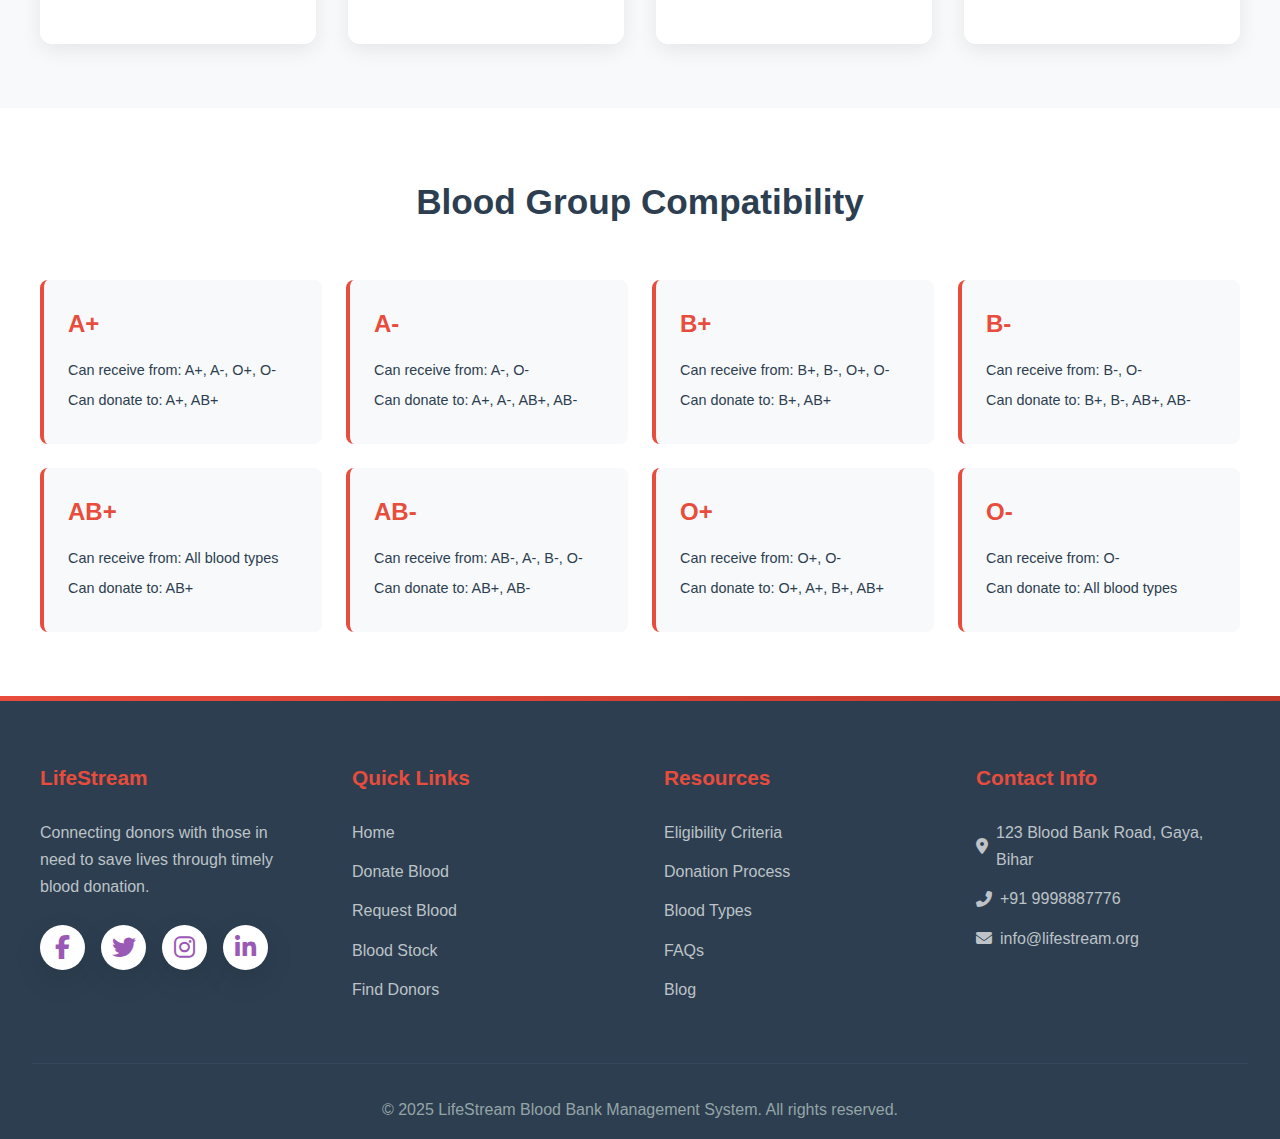
<file: frontend/search.html>
<!DOCTYPE html>
<html lang="en">
<head>
    <meta charset="UTF-8">
    <meta name="viewport" content="width=device-width, initial-scale=1.0">
    <title>Find Donors - LifeStream</title>
    <link rel="stylesheet" href="https://cdnjs.cloudflare.com/ajax/libs/font-awesome/6.4.0/css/all.min.css">
    <link rel="stylesheet" href="css/index.css">
    <link rel="stylesheet" href="css/forms.css">
</head>
<body>
    <header>
        <a href="index.html" class="logo">
            <i class="fas fa-tint"></i>
            <h1>LifeStream</h1>
        </a>
        
        <nav>
            <ul>
                <li><a href="index.html">Home</a></li>
                <li><a href="register.html">Donate</a></li>
                <li><a href="request.html">Request</a></li>
                <li><a href="stock.html">Blood Stock</a></li>
                <li><a href="search.html" class="active">Find Donors</a></li>
            </ul>
        </nav>
        <div class="auth-buttons">
            <a href="login.html" class="btn btn-secondary">Login</a>
            <a href="registration.html" class="btn btn-primary">Register</a>
        </div>
    </header>

    <main>
        <section class="search-section">
            <div class="container">
                <div class="search-header">
                    <h2>Find Blood Donors</h2>
                    <p>Connect with life-savers in your area. Search by blood group and location to find available donors.</p>
                </div>

                <div class="quick-stats">
                    <div class="stat-badge">
                        <i class="fas fa-users"></i>
                        <span id="total-donors-count">Loading donors...</span>
                    </div>
                    <div class="stat-badge">
                        <i class="fas fa-map-marker-alt"></i>
                        <span>Multiple Cities</span>
                    </div>
                    <div class="stat-badge">
                        <i class="fas fa-clock"></i>
                        <span>24/7 Availability</span>
                    </div>
                </div>

                <form id="search-form" class="search-form">
                    <div class="search-filters">
                        <div class="form-group">
                            <label for="blood_group">
                                <i class="fas fa-tint"></i>
                                Blood Group Required *
                            </label>
                            <select id="blood_group" name="blood_group" class="form-control" required>
                                <option value="">Select Blood Group</option>
                                <option value="A+">A+</option>
                                <option value="A-">A-</option>
                                <option value="B+">B+</option>
                                <option value="B-">B-</option>
                                <option value="AB+">AB+</option>
                                <option value="AB-">AB-</option>
                                <option value="O+">O+</option>
                                <option value="O-">O-</option>
                            </select>
                        </div>

                        <div class="form-group">
                            <label for="state">
                                <i class="fas fa-map-marked-alt"></i>
                                State / Region *
                            </label>
                            <input type="text" id="state" name="state" class="form-control" placeholder="Enter State/Region" required>
                        </div>
                        
                        <div class="form-group">
                            <label for="city">
                                <i class="fas fa-city"></i>
                                City (Optional)
                            </label>
                            <input type="text" id="city" name="city" class="form-control" placeholder="Enter City">
                        </div>
                        
                        <button type="submit" class="btn btn-primary btn-search">
                            <i class="fas fa-search"></i>
                            Search Donors
                        </button>
                    </div>
                </form>

                <div id="search-results" class="search-results">
                    <div class="results-placeholder">
                        <div class="placeholder-icon">
                            <i class="fas fa-search"></i>
                        </div>
                        <h3>Ready to Find Donors?</h3>
                        <p>Select blood group and enter your **State/Region** (and optionally City) to find available donors in your area.</p>
                    </div>
                </div>

                <div class="emergency-contact">
                    <div class="emergency-card">
                        <div class="emergency-icon">
                            <i class="fas fa-phone-alt"></i>
                        </div>
                        <div class="emergency-content">
                            <h3>Emergency Blood Need?</h3>
                            <p>Call our 24/7 emergency helpline for immediate assistance</p>
                            <a href="tel:+919998887776" class="btn btn-emergency">
                                <i class="fas fa-phone"></i>
                                Call Emergency: +91 9998887776
                            </a>
                        </div>
                    </div>
                </div>
            </div>
        </section>

        <section class="how-it-works">
            <div class="container">
                <h2>How It Works</h2>
                <div class="steps-grid">
                    <div class="step-card">
                        <div class="step-number">1</div>
                        <div class="step-icon">
                            <i class="fas fa-search"></i>
                        </div>
                        <h3>Search</h3>
                        <p>Enter blood group and state (or city) to find matching donors</p>
                    </div>
                    <div class="step-card">
                        <div class="step-number">2</div>
                        <div class="step-icon">
                            <i class="fas fa-phone"></i>
                        </div>
                        <h3>Contact</h3>
                        <p>Reach out to donors using provided contact details</p>
                    </div>
                    <div class="step-card">
                        <div class="step-number">3</div>
                        <div class="step-icon">
                            <i class="fas fa-handshake"></i>
                        </div>
                        <h3>Connect</h3>
                        <p>Coordinate donation timing and location</p>
                    </div>
                    <div class="step-card">
                        <div class="step-number">4</div>
                        <div class="step-icon">
                            <i class="fas fa-heart"></i>
                        </div>
                        <h3>Save Lives</h3>
                        <p>Complete the donation and save precious lives</p>
                    </div>
                </div>
            </div>
        </section>

        <section class="compatibility-section">
            <div class="container">
                <h2>Blood Group Compatibility</h2>
                <div class="compatibility-grid">
                    <div class="compatibility-card">
                        <h4>A+</h4>
                        <p>Can receive from: A+, A-, O+, O-</p>
                        <p>Can donate to: A+, AB+</p>
                    </div>
                    <div class="compatibility-card">
                        <h4>A-</h4>
                        <p>Can receive from: A-, O-</p>
                        <p>Can donate to: A+, A-, AB+, AB-</p>
                    </div>
                    <div class="compatibility-card">
                        <h4>B+</h4>
                        <p>Can receive from: B+, B-, O+, O-</p>
                        <p>Can donate to: B+, AB+</p>
                    </div>
                    <div class="compatibility-card">
                        <h4>B-</h4>
                        <p>Can receive from: B-, O-</p>
                        <p>Can donate to: B+, B-, AB+, AB-</p>
                    </div>
                    <div class="compatibility-card">
                        <h4>AB+</h4>
                        <p>Can receive from: All blood types</p>
                        <p>Can donate to: AB+</p>
                    </div>
                    <div class="compatibility-card">
                        <h4>AB-</h4>
                        <p>Can receive from: AB-, A-, B-, O-</p>
                        <p>Can donate to: AB+, AB-</p>
                    </div>
                    <div class="compatibility-card">
                        <h4>O+</h4>
                        <p>Can receive from: O+, O-</p>
                        <p>Can donate to: O+, A+, B+, AB+</p>
                    </div>
                    <div class="compatibility-card">
                        <h4>O-</h4>
                        <p>Can receive from: O-</p>
                        <p>Can donate to: All blood types</p>
                    </div>
                </div>
            </div>
        </section>
    </main>

    <footer>
        <div class="footer-content">
            <div class="footer-column">
                <h3>LifeStream</h3>
                <p>Connecting donors with those in need to save lives through timely blood donation.</p>
                <div class="social-links">
                    <a href="#"><i class="fab fa-facebook-f"></i></a>
                    <a href="https://x.com/AmanKumar41235?t=hf9WL_MpPzDalhpzqZTFPA&s=09"><i class="fab fa-twitter"></i></a>
                    <a href="https://www.instagram.com/mr_aman421?igsh=MW93NnZ4MWFsaWtvaw=="><i class="fab fa-instagram"></i></a>
                    <a href="https://www.linkedin.com/in/aman-kumar-216bbb255?utm_source=share&utm_campaign=share_via&utm_content=profile&utm_medium=android_app"><i class="fab fa-linkedin-in"></i></a>
                </div>
            </div>
            <div class="footer-column">
                <h3>Quick Links</h3>
                <ul class="footer-links">
                    <li><a href="index.html">Home</a></li>
                    <li><a href="register.html">Donate Blood</a></li>
                    <li><a href="request.html">Request Blood</a></li>
                    <li><a href="stock.html">Blood Stock</a></li>
                    <li><a href="search.html">Find Donors</a></li>
                </ul>
            </div>
            <div class="footer-column">
                <h3>Resources</h3>
                <ul class="footer-links">
                    <li><a href="#">Eligibility Criteria</a></li>
                    <li><a href="#">Donation Process</a></li>
                    <li><a href="#">Blood Types</a></li>
                    <li><a href="#">FAQs</a></li>
                    <li><a href="#">Blog</a></li>
                </ul>
            </div>
            <div class="footer-column">
                <h3>Contact Info</h3>
                <ul class="footer-links">
                    <li><i class="fas fa-map-marker-alt"></i> 123 Blood Bank Road, Gaya, Bihar</li>
                    <li><i class="fas fa-phone-alt"></i> +91 9998887776</li>
                    <li><i class="fas fa-envelope"></i> info@lifestream.org</li>
                </ul>
            </div>
        </div>
        <div class="footer-bottom">
            <p>&copy; 2025 LifeStream Blood Bank Management System. All rights reserved.</p>
        </div>
    </footer>

    <script src="js/index.js"></script>
    <script>
        // API Base URL
        const API_BASE_URL = 'http://localhost:5000/api';

        // Enhanced search functionality
        document.addEventListener('DOMContentLoaded', function() {
            const searchForm = document.getElementById('search-form');
            
            // Load total donors count
            updateDonorsCount();
            
            // Add search form handler
            searchForm.addEventListener('submit', function(e) {
                e.preventDefault();
                handleDonorSearch(searchForm);
            });
            

        });

        // Get total donors count from backend
        async function updateDonorsCount() {
            try {
                const response = await fetch(`${API_BASE_URL}/admin/donors`); 
                if (response.ok) {
                    const data = await response.json();
                    const totalDonors = data.donors ? data.donors.length : 0;
                    document.getElementById('total-donors-count').textContent = `${totalDonors}+ Registered Donors`;
                } else {
                    document.getElementById('total-donors-count').textContent = '1000+ Registered Donors';
                }
            } catch (error) {
                console.error('Error fetching donors count:', error);
                document.getElementById('total-donors-count').textContent = '1000+ Registered Donors';
            }
        }

        // Main search function using backend API - UPDATED
        async function handleDonorSearch(searchForm) {
            const searchResults = document.getElementById('search-results');
            const formData = new FormData(searchForm);
            const bloodGroup = formData.get('blood_group');
            const state = formData.get('state').trim(); // New required field
            const city = formData.get('city').trim(); // Now optional
            
            if (!bloodGroup || !state) {
                alert("Please select a Blood Group and enter a State/Region.");
                return;
            }

            // Determine the display string for the location
            const locationDisplay = city ? `${city}, ${state}` : state;
            
            // Build query parameters
            const searchQueryParams = new URLSearchParams({
                blood_group: bloodGroup,
                state: state,
                // Only add city to query if it's provided (i.e., not empty)
                ...(city && { city: city }) 
            });

            // Show loading state
            searchResults.innerHTML = `
                <div class="loading-state">
                    <div class="loading-spinner"></div>
                    <p>Searching for ${bloodGroup} donors in ${locationDisplay}...</p>
                </div>
            `;
            
            try {
                // API call to search donors
                const response = await fetch(`${API_BASE_URL}/donors/search?${searchQueryParams.toString()}`);
                
                if (response.ok) {
                    const data = await response.json();
                    displaySearchResults(data.donors || [], bloodGroup, locationDisplay);
                } else {
                    const errorData = await response.json();
                    throw new Error(errorData.message || 'Search failed');
                }
            } catch (error) {
                console.error('Search error:', error);
                displayErrorResults(bloodGroup, locationDisplay, error.message);
            }
        }

        // Display search results - UPDATED
        function displaySearchResults(donors, bloodGroup, locationDisplay) {
            const searchResults = document.getElementById('search-results');
            
            if (!donors || donors.length === 0) {
                searchResults.innerHTML = `
                    <div class="no-results">
                        <i class="fas fa-user-slash"></i>
                        <h3>No Donors Found</h3>
                        <p>We couldn't find any ${bloodGroup} donors in ${locationDisplay}.</p>
                        <div class="suggestions">
                            <p><strong>Suggestions:</strong></p>
                            <ul>
                                <li>Check if the location name is spelled correctly</li>
                                <li>If you searched by City, **try searching by just the State/Region**</li>
                                <li>Contact our emergency helpline for urgent requirements</li>
                                <li><a href="register.html">Become a donor</a> and help others</li>
                            </ul>
                        </div>
                    </div>
                `;
                return;
            }
            
            let resultsHTML = `
                <div class="results-header">
                    <h3>Found ${donors.length} ${bloodGroup} Donor${donors.length > 1 ? 's' : ''} in ${locationDisplay}</h3>
                    <p class="results-subtitle">Contact them directly for blood donation</p>
                </div>
            `;
            
            donors.forEach(donor => {
                resultsHTML += `
                    <div class="donor-card">
                        <div class="donor-header">
                            <div class="donor-info">
                                <h3>${donor.full_name}</h3>
                                <div class="donor-badge">${donor.blood_group}</div>
                            </div>
                        </div>
                        
                        <div class="donor-details">
                            <div class="donor-detail">
                                <i class="fas fa-user"></i>
                                <span>${donor.age} years, ${donor.gender}</span>
                            </div>
                            <div class="donor-detail">
                                <i class="fas fa-map-marker-alt"></i>
                                <span>${donor.city}, ${donor.state}</span>
                            </div>
                            <div class="donor-detail">
                                <i class="fas fa-phone"></i>
                                <span>${donor.mobile}</span>
                            </div>
                            <div class="donor-detail">
                                <i class="fas fa-envelope"></i>
                                <span>${donor.email}</span>
                            </div>
                            ${donor.address ? `
                            <div class="donor-detail">
                                <i class="fas fa-home"></i>
                                <span>${donor.address}</span>
                            </div>
                            ` : ''}
                        </div>
                        
                        <div class="donor-actions">
                            <a href="tel:${donor.mobile}" class="btn-contact">
                                <i class="fas fa-phone"></i>
                                Call Now
                            </a>
                            <a href="mailto:${donor.email}" class="btn-contact">
                                <i class="fas fa-envelope"></i>
                                Send Email
                            </a>
                            <button class="btn-contact btn-whatsapp" onclick="shareOnWhatsApp('${donor.full_name}', '${donor.blood_group}', '${donor.mobile}')">
                                <i class="fab fa-whatsapp"></i>
                                WhatsApp
                            </button>
                        </div>
                    </div>
                `;
            });
            
            searchResults.innerHTML = resultsHTML;
        }

        // Display error results - UPDATED
        function displayErrorResults(bloodGroup, locationDisplay, errorMessage) {
            const searchResults = document.getElementById('search-results');
            searchResults.innerHTML = `
                <div class="no-results">
                    <i class="fas fa-exclamation-triangle"></i>
                    <h3>Search Failed</h3>
                    <p>${errorMessage}</p>
                    <div class="suggestions">
                        <p><strong>Please try:</strong></p>
                        <ul>
                            <li>Check your internet connection</li>
                            <li>Try again in a few moments</li>
                            <li>Contact our emergency helpline for urgent needs</li>
                            <li><a href="request.html">Submit a blood request</a></li>
                        </ul>
                    </div>
                </div>
            `;
        }

        // WhatsApp sharing function
        function shareOnWhatsApp(name, bloodGroup, mobile) {
            const message = `Hello ${name}, I need ${bloodGroup} blood. Can you help?`;
            // NOTE: Mobile number formatting may need to be strictly enforced on the server-side for reliability
            const whatsappURL = `https://wa.me/${mobile.replace('+', '').replace(/\s/g, '')}?text=${encodeURIComponent(message)}`;
            window.open(whatsappURL, '_blank');
        }

    </script>
</body>
</html>
</file>
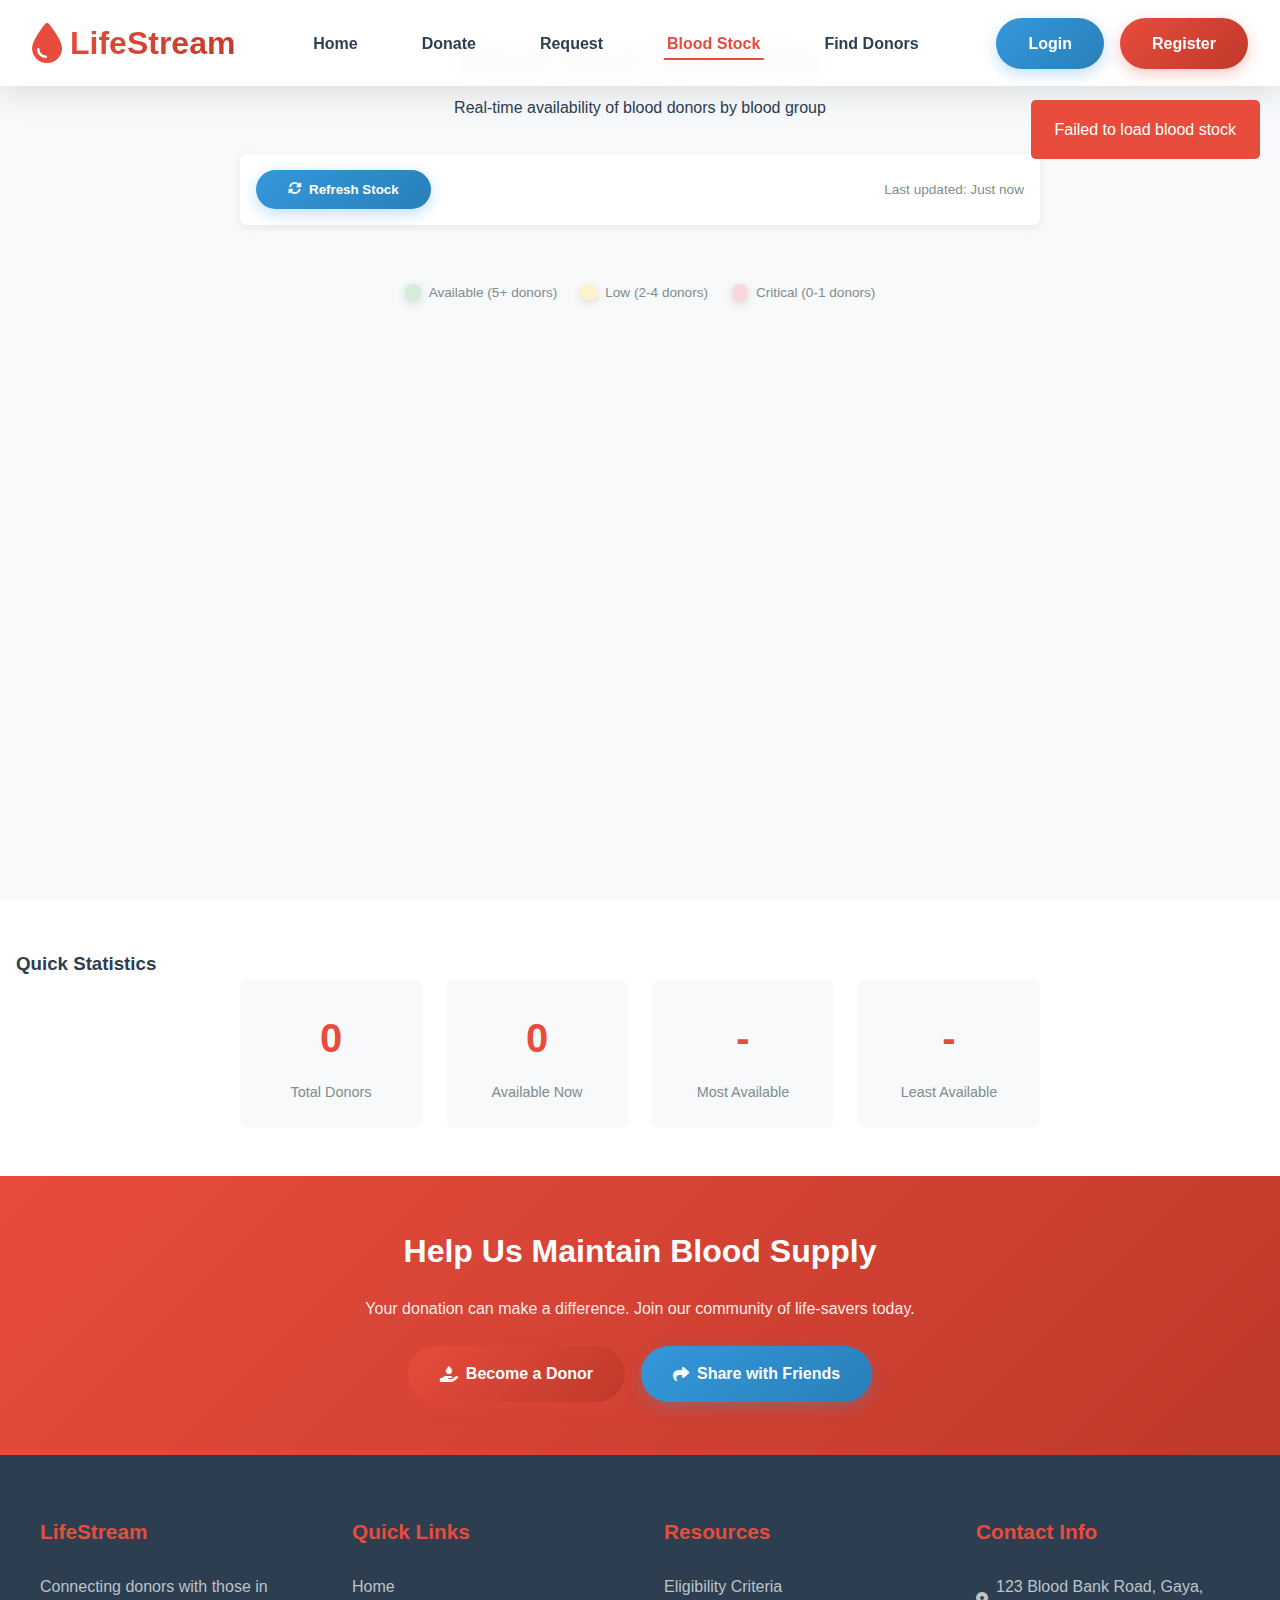
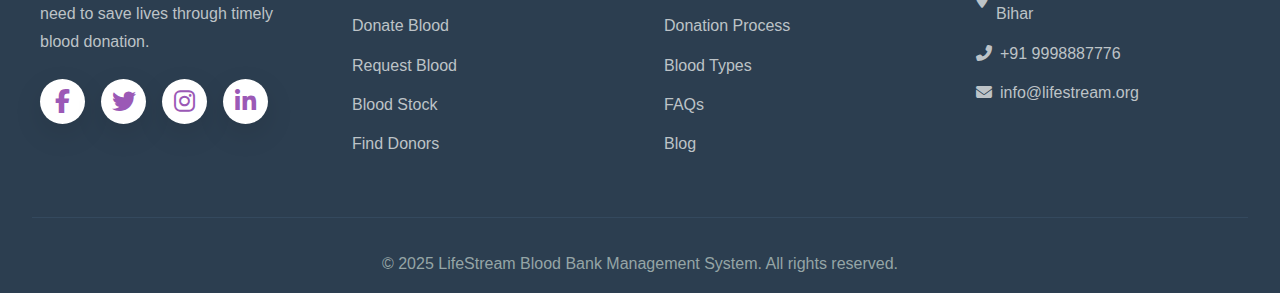
<file: frontend/stock.html>
<!DOCTYPE html>
<html lang="en">
<head>
    <meta charset="UTF-8">
    <meta name="viewport" content="width=device-width, initial-scale=1.0">
    <title>Blood Stock - LifeStream</title>
    <link rel="stylesheet" href="https://cdnjs.cloudflare.com/ajax/libs/font-awesome/6.4.0/css/all.min.css">
    <link rel="stylesheet" href="css/index.css">
    <link rel="stylesheet" href="css/forms.css">
</head>
<body>
    <header>
        <a href="index.html" class="logo">
            <i class="fas fa-tint"></i>
            <h1>LifeStream</h1>
        </a>
        
        <nav>
            <ul>
                <li><a href="index.html">Home</a></li>
                <li><a href="register.html">Donate</a></li>
                <li><a href="request.html">Request</a></li>
                <li><a href="stock.html" class="active">Blood Stock</a></li>
                <li><a href="search.html">Find Donors</a></li>
            </ul>
        </nav>
        <div class="auth-buttons">
            <a href="login.html" class="btn btn-secondary">Login</a>
            <a href="registration.html" class="btn btn-primary">Register</a>
        </div>
    </header>

    <main>
        <section class="stock-section">
            <div class="container">
                <div class="section-header">
                    <h2>Blood Stock Availability</h2>
                    <p>Real-time availability of blood donors by blood group</p>
                </div>

                <div class="stock-controls">
                    <button id="refresh-stock" class="btn btn-secondary">
                        <i class="fas fa-sync-alt"></i>
                        Refresh Stock
                    </button>
                    <span class="last-updated">Last updated: <span id="last-updated-time">Just now</span></span>
                </div>

                <div id="stock-grid" class="stock-grid">
                    <!-- Blood stock will be loaded dynamically -->
                </div>

                <div class="stock-legend">
                    <div class="legend-item">
                        <div class="legend-color status-available"></div>
                        <span>Available (5+ donors)</span>
                    </div>
                    <div class="legend-item">
                        <div class="legend-color status-low"></div>
                        <span>Low (2-4 donors)</span>
                    </div>
                    <div class="legend-item">
                        <div class="legend-color status-critical"></div>
                        <span>Critical (0-1 donors)</span>
                    </div>
                </div>
            </div>
        </section>

        <section class="stats-section">
            <div class="container">
                <h3>Quick Statistics</h3>
                <div class="stats-grid">
                    <div class="stat-item">
                        <div class="stat-number" id="total-donors">0</div>
                        <div class="stat-label">Total Donors</div>
                    </div>
                    <div class="stat-item">
                        <div class="stat-number" id="available-donors">0</div>
                        <div class="stat-label">Available Now</div>
                    </div>
                    <div class="stat-item">
                        <div class="stat-number" id="most-available">-</div>
                        <div class="stat-label">Most Available</div>
                    </div>
                    <div class="stat-item">
                        <div class="stat-number" id="least-available">-</div>
                        <div class="stat-label">Least Available</div>
                    </div>
                </div>
            </div>
        </section>

        <section class="call-to-action">
            <div class="container">
                <div class="cta-content">
                    <h3>Help Us Maintain Blood Supply</h3>
                    <p>Your donation can make a difference. Join our community of life-savers today.</p>
                    <div class="cta-buttons">
                        <a href="register.html" class="btn btn-primary btn-large">
                            <i class="fas fa-hand-holding-water"></i>
                            Become a Donor
                        </a>
                        <a href="request.html" class="btn btn-secondary">
                            <i class="fas fa-share"></i>
                            Share with Friends
                        </a>
                    </div>
                </div>
            </div>
        </section>
    </main>

    <footer>
        <div class="footer-content">
            <div class="footer-column">
                <h3>LifeStream</h3>
                <p>Connecting donors with those in need to save lives through timely blood donation.</p>
                <div class="social-links">
                    <a href="#"><i class="fab fa-facebook-f"></i></a>
                    <a href="https://x.com/AmanKumar41235?t=hf9WL_MpPzDalhpzqZTFPA&s=09"><i class="fab fa-twitter"></i></a>
                    <a href="https://www.instagram.com/mr_aman421?igsh=MW93NnZ4MWFsaWtvaw=="><i class="fab fa-instagram"></i></a>
                    <a href="https://www.linkedin.com/in/aman-kumar-216bbb255?utm_source=share&utm_campaign=share_via&utm_content=profile&utm_medium=android_app"><i class="fab fa-linkedin-in"></i></a>
                </div>
            </div>
            <div class="footer-column">
                <h3>Quick Links</h3>
                <ul class="footer-links">
                    <li><a href="index.html">Home</a></li>
                    <li><a href="register.html">Donate Blood</a></li>
                    <li><a href="request.html">Request Blood</a></li>
                    <li><a href="stock.html">Blood Stock</a></li>
                    <li><a href="search.html">Find Donors</a></li>
                </ul>
            </div>
            <div class="footer-column">
                <h3>Resources</h3>
                <ul class="footer-links">
                    <li><a href="#">Eligibility Criteria</a></li>
                    <li><a href="#">Donation Process</a></li>
                    <li><a href="#">Blood Types</a></li>
                    <li><a href="#">FAQs</a></li>
                    <li><a href="#">Blog</a></li>
                </ul>
            </div>
            <div class="footer-column">
                <h3>Contact Info</h3>
                <ul class="footer-links">
                    <li><i class="fas fa-map-marker-alt"></i> 123 Blood Bank Road, Gaya, Bihar</li>
                    <li><i class="fas fa-phone-alt"></i> +91 9998887776</li>
                    <li><i class="fas fa-envelope"></i> info@lifestream.org</li>
                </ul>
            </div>
        </div>
        <div class="footer-bottom">
            <p>&copy; 2025 LifeStream Blood Bank Management System. All rights reserved.</p>
        </div>
    </footer>

    <script src="js/index.js"></script>
    <script src="js/stock.js"></script>
</body>
</html>
</file>
<file: calculator/style.css>
* {
    margin: 0;
    padding: 0;
    font-family: 'Poppins', sans-serif;
    box-sizing: border-box;
}

.container {
    width: 100%;
    height: 100vh;
    background-image: url('math2.jpeg');
    display: flex;
    align-items: center;
    justify-content: center;
}

.calculator {
    background: #2d3541;
    padding: 25px;
    border-radius: 25px;
    box-shadow: 15px 15px 30px rgba(0, 0, 0, 0.4),
                -10px -10px 20px rgba(255, 255, 255, 0.08);
    border: 1px solid rgba(255, 255, 255, 0.1);
}

.calculator form input {
    border: 0;
    outline: none;
    width: 65px;
    height: 65px;
    border-radius: 15px;
    box-shadow: 6px 6px 12px rgba(0, 0, 0, 0.3), -4px -4px 8px rgba(255, 255, 255, 0.05);
                
    background: #3a4452;
    font-size: 22px;
    color: #e0e0e0;
    cursor: pointer;
    margin: 10px;
    transition: all 0.2s ease-in-out;
}

.calculator form input:hover {
    background: #4a5463;
    transform: translateY(-2px);
    box-shadow: 8px 8px 18px rgba(0, 0, 0, 0.4), -5px -5px 10px rgba(255, 255, 255, 0.1);
}

.calculator form input:active {
    transform: translateY(0);
    box-shadow: inset 3px 3px 7px rgba(0, 0, 0, 0.4), inset -2px -2px 5px rgba(255, 255, 255, 0.05);
}

form .display {
    display: flex;
    justify-content: flex-end;
    margin: 25px 0;
}

form .display input {
    text-align: right;
    flex: 1;
    font-size: 38px;
    padding: 18px 20px;
    border-radius: 18px;
    background: #1f252d;
    color: #e0e0e0;
    box-shadow: inset 5px 5px 12px rgba(0, 0, 0, 0.5), inset -3px -3px 8px rgba(255, 255, 255, 0.05);
    min-height: 80px;
    cursor: default;
}

form .display input.result-text {
    color: #d8dee9;
    font-weight: 500;
}

form input.equal {
    width: 150px;
    background: linear-gradient(145deg, #6dd5ed, #2193b0);
    color: #fff;
    font-weight: 600;
    box-shadow: 6px 6px 12px rgba(0, 0, 0, 0.3), -4px -4px 8px rgba(255, 255, 255, 0.05);
}

form input.equal:hover {
    background: linear-gradient(145deg, #2193b0, #6dd5ed);
    transform: translateY(-2px);
}

.operator {
    color: #6dd5ed !important;
    font-weight: 500;
}

.number {
    color: #e0e0e0;
}
</file>
<file: frontend/css/index.css>
* {
    margin: 0;
    padding: 0;
    box-sizing: border-box;
}

:root {
    --primary-color: #e74c3c;
    --primary-dark: #c0392b;
    --secondary-color: #3498db;
    --accent-color: #9b59b6;
    --text-dark: #2c3e50;
    --text-light: #7f8c8d;
    --background-light: #f8f9fa;
    --white: #ffffff;
    --shadow: 0 10px 30px rgba(0,0,0,0.1);
    --gradient-primary: linear-gradient(135deg, #e74c3c, #c0392b);
    --gradient-secondary: linear-gradient(135deg, #3498db, #2980b9);
    --gradient-accent: linear-gradient(135deg, #9b59b6, #8e44ad);
}

body {
    font-family: 'Segoe UI', Tahoma, Geneva, Verdana, sans-serif;
    line-height: 1.7;
    color: var(--text-dark);
    overflow-x: hidden;
}

/* Header Styles */

header {
    background: rgba(255, 255, 255, 0.95);
    backdrop-filter: blur(10px);
    box-shadow: var(--shadow);
    padding: 1rem 2rem;
    display: flex;
    justify-content: space-between;
    align-items: center;
    position: fixed;
    width: 100%;
    top: 0;
    z-index: 1000;
    transition: all 0.3s ease;
}

header.scrolled {
    padding: 0.75rem 2rem;
    background: rgba(255, 255, 255, 0.98);
}


.logo {
    display: flex;
    align-items: center;
    text-decoration: none;
    color: var(--primary-color);
    transition: transform 0.3s ease;
}


.logo:hover {
    transform: scale(1.05);
}

.logo i {
    font-size: 2.5rem;
    margin-right: 0.5rem;
    animation: pulse 2s infinite;
}

@keyframes pulse {
    0%, 100% { transform: scale(1); }
    50% { transform: scale(1.1); }
}

.logo h1 {
    font-size: 2rem;
    font-weight: 800;
    background: var(--gradient-primary);
    -webkit-background-clip: text;
    -webkit-text-fill-color: transparent;
    background-clip: text;
}

nav ul {
    display: flex;
    list-style: none;
    gap: 2rem;
}

nav ul li a {
    text-decoration: none;
    color: var(--text-dark);
    font-weight: 600;
    padding: 0.5rem 1rem;
    border-radius: 25px;
    transition: all 0.3s ease;
    position: relative;
}

nav ul li a::before {
    content: '';
    position: absolute;
    bottom: 0;
    left: 50%;
    width: 0;
    height: 2px;
    background: var(--primary-color);
    transition: all 0.3s ease;
    transform: translateX(-50%);
}

nav ul li a:hover::before,
nav ul li a.active::before {
    width: 80%;
}

nav ul li a:hover,
nav ul li a.active {
    color: var(--primary-color);
}

.auth-buttons {
    display: flex;
    gap: 1rem;
}

.btn {
    padding: 0.75rem 2rem;
    border: none;
    border-radius: 50px;
    text-decoration: none;
    font-weight: 600;
    cursor: pointer;
    transition: all 0.3s ease;
    text-align: center;
    display: inline-flex;
    align-items: center;
    justify-content: center;
    gap: 0.5rem;
    position: relative;
    overflow: hidden;
}

.btn::before {
    content: '';
    position: absolute;
    top: 0;
    left: -100%;
    width: 100%;
    height: 100%;
    background: linear-gradient(90deg, transparent, rgba(255,255,255,0.3), transparent);
    transition: left 0.5s;
}

.btn:hover::before {
    left: 100%;
}

.btn-primary {
    background: var(--gradient-primary);
    color: var(--white);
    box-shadow: 0 5px 15px rgba(231, 76, 60, 0.3);
}

.btn-primary:hover {
    transform: translateY(-3px);
    box-shadow: 0 8px 25px rgba(231, 76, 60, 0.4);
}

.btn-secondary {
    background: var(--gradient-secondary);
    color: var(--white);
    box-shadow: 0 5px 15px rgba(52, 152, 219, 0.3);
}

.btn-secondary:hover {
    transform: translateY(-3px);
    box-shadow: 0 8px 25px rgba(52, 152, 219, 0.4);
}

.btn-admin {
    background: var(--text-dark);
    size: 10rem;
    color: var(--white);
    box-shadow: 0 5px 15px rgba(253, 253, 253, 0.849);
}

.btn-admin:hover {
    transform: translateY(-3px);
    box-shadow: 0 8px 25px rgba(246, 246, 247, 0.804);
}

/* Hero Section */
.hero {
    position: relative;
    height: 100vh;
    display: flex;
    align-items: center;
    justify-content: center;
    text-align: center;
    color: var(--white);
    overflow: hidden;
}

.hero-video {
    position: absolute;
    top: 0;
    left: 0;
    width: 100%;
    height: 100%;
    object-fit: cover;
    z-index: -2;
}

.hero::before {
    content: '';
    position: absolute;
    top: 0;
    left: 0;
    width: 100%;
    height: 100%;
    background: linear-gradient(135deg, rgba(237, 130, 118, 0.9), rgba(192, 57, 43, 0.8));
    z-index: -1;
}

.hero-content {
    max-width: 800px;
    padding: 2rem;
    animation: fadeInUp 1s ease-out;
}

@keyframes fadeInUp {
    from {
        opacity: 0;
        transform: translateY(50px);
    }
    to {
        opacity: 1;
        transform: translateY(0);
    }
}

.hero h2 {
    font-size: 4rem;
    font-weight: 800;
    margin-bottom: 1.5rem;
    text-shadow: 2px 2px 10px rgba(0,0,0,0.3);
    animation: glow 2s ease-in-out infinite alternate;
}

@keyframes glow {
    from {
        text-shadow: 2px 2px 10px rgba(0,0,0,0.3);
    }
    to {
        text-shadow: 2px 2px 20px rgba(255,255,255,0.5), 0 0 30px rgba(255,255,255,0.3);
    }
}

.hero p {
    font-size: 1.3rem;
    margin-bottom: 2.5rem;
    opacity: 0.95;
    line-height: 1.8;
}

.hero-buttons {
    display: flex;
    gap: 1.5rem;
    justify-content: center;
    flex-wrap: wrap;
}

.hero-btn {
    padding: 1.2rem 2.5rem;
    font-size: 1.1rem;
    font-weight: 600;
    border-radius: 50px;
    text-decoration: none;
    transition: all 0.3s ease;
    position: relative;
    overflow: hidden;
}

.hero-btn-donate {
    background: var(--white);
    color: var(--primary-color);
    box-shadow: 0 8px 25px rgba(255,255,255,0.3);
}

.hero-btn-donate:hover {
    transform: translateY(-5px) scale(1.05);
    box-shadow: 0 15px 35px rgba(255,255,255,0.4);
}

.hero-btn-request {
    background: transparent;
    border: 3px solid var(--white);
    color: var(--white);
    backdrop-filter: blur(10px);
}

.hero-btn-request:hover {
    background: var(--white);
    color: var(--primary-color);
    transform: translateY(-5px);
}

/* Stats Section */
.stats {
    display: grid;
    grid-template-columns: repeat(auto-fit, minmax(250px, 1fr));
    gap: 2rem;
    padding: 5rem 2rem;
    background: var(--background-light);
    position: relative;
}

.stats::before {
    content: '';
    position: absolute;
    top: 0;
    left: 0;
    width: 100%;
    height: 100%;
    background: url('data:image/svg+xml,<svg xmlns="http://www.w3.org/2000/svg" viewBox="0 0 1000 100" fill="%23e74c3c" opacity="0.03"><polygon points="0,0 1000,50 1000,100 0,100"/></svg>') no-repeat center bottom;
    background-size: cover;
}

.stat-card {
    text-align: center;
    padding: 3rem 2rem;
    background: var(--white);
    border-radius: 20px;
    box-shadow: var(--shadow);
    transition: all 0.3s ease;
    position: relative;
    overflow: hidden;
}

.stat-card::before {
    content: '';
    position: absolute;
    top: 0;
    left: -100%;
    width: 100%;
    height: 100%;
    background: var(--gradient-primary);
    opacity: 0.1;
    transition: left 0.5s ease;
}

.stat-card:hover::before {
    left: 0;
}

.stat-card:hover {
    transform: translateY(-10px) scale(1.02);
    box-shadow: 0 20px 40px rgba(0,0,0,0.15);
}

.stat-card i {
    font-size: 4rem;
    color: var(--primary-color);
    margin-bottom: 1.5rem;
    transition: transform 0.3s ease;
}

.stat-card:hover i {
    transform: scale(1.2) rotate(10deg);
}

.stat-card h3 {
    font-size: 3.5rem;
    color: var(--text-dark);
    margin-bottom: 0.5rem;
    font-weight: 800;
    background: var(--gradient-primary);
    -webkit-background-clip: text;
    -webkit-text-fill-color: transparent;
    background-clip: text;
}

.stat-card p {
    font-size: 1.1rem;
    color: var(--text-light);
    font-weight: 600;
}

/* Features Section */
.features {
    padding: 6rem 2rem;
    background: var(--white);
}

.section-title {
    text-align: center;
    margin-bottom: 4rem;
    padding: 0 2rem;
}

.section-title h2 {
    font-size: 3.5rem;
    color: var(--text-dark);
    margin-bottom: 1rem;
    font-weight: 800;
    position: relative;
    display: inline-block;
}

.section-title h2::after {
    content: '';
    position: absolute;
    bottom: -10px;
    left: 50%;
    transform: translateX(-50%);
    width: 100px;
    height: 4px;
    background: var(--gradient-primary);
    border-radius: 2px;
}

.section-title p {
    font-size: 1.2rem;
    color: var(--text-light);
    max-width: 600px;
    margin: 0 auto;
    line-height: 1.8;
}

.features-grid {
    display: grid;
    grid-template-columns: repeat(auto-fit, minmax(350px, 1fr));
    gap: 3rem;
    max-width: 1200px;
    margin: 0 auto;
}

.feature-card {
    background: var(--white);
    border-radius: 20px;
    padding: 3rem 2rem;
    box-shadow: var(--shadow);
    text-align: center;
    transition: all 0.3s ease;
    position: relative;
    overflow: hidden;
    border: 1px solid rgba(231, 76, 60, 0.1);
}

.feature-card::before {
    content: '';
    position: absolute;
    top: 0;
    left: 0;
    width: 100%;
    height: 5px;
    background: var(--gradient-primary);
}

.feature-card:hover {
    transform: translateY(-10px) scale(1.02);
    box-shadow: 0 25px 50px rgba(0,0,0,0.15);
}

.feature-icon {
    font-size: 4rem;
    color: var(--primary-color);
    margin-bottom: 2rem;
    transition: all 0.3s ease;
}

.feature-card:hover .feature-icon {
    transform: scale(1.2) rotate(360deg);
}

.feature-content h3 {
    font-size: 1.8rem;
    margin-bottom: 1rem;
    color: var(--text-dark);
    font-weight: 700;
}

.feature-content p {
    color: var(--text-light);
    margin-bottom: 2rem;
    line-height: 1.7;
}

/* Blood Groups Section */
.blood-groups {
    padding: 6rem 2rem;
    background: var(--background-light);
    position: relative;
}

.blood-groups::before {
    content: '';
    position: absolute;
    top: 0;
    left: 0;
    width: 100%;
    height: 100%;
    background: url('data:image/svg+xml,<svg xmlns="http://www.w3.org/2000/svg" viewBox="0 0 1000 100" fill="%233498db" opacity="0.03"><polygon points="0,100 1000,50 1000,0 0,0"/></svg>') no-repeat center top;
    background-size: cover;
}

.blood-grid {
    display: grid;
    grid-template-columns: repeat(auto-fit, minmax(180px, 1fr));
    gap: 1.5rem;
    max-width: 1000px;
    margin: 0 auto;
}

.blood-card {
    background: var(--white);
    padding: 2.5rem 1rem;
    border-radius: 15px;
    text-align: center;
    box-shadow: var(--shadow);
    transition: all 0.3s ease;
    position: relative;
    overflow: hidden;
}

.blood-card::before {
    content: '';
    position: absolute;
    top: 0;
    left: 0;
    width: 100%;
    height: 100%;
    background: var(--gradient-primary);
    opacity: 0;
    transition: opacity 0.3s ease;
}

.blood-card:hover::before {
    opacity: 0.05;
}

.blood-card:hover {
    transform: translateY(-5px) scale(1.05);
}

.blood-type {
    font-size: 2rem;
    font-weight: 800;
    color: var(--text-dark);
    margin-bottom: 0.5rem;
    position: relative;
    z-index: 1;
}

.blood-status {
    font-weight: 600;
    padding: 0.5rem 1rem;
    border-radius: 25px;
    font-size: 0.9rem;
    position: relative;
    z-index: 1;
    display: inline-block;
}

.status-available {
    background: #d4edda;
    color: #155724;
    box-shadow: 0 3px 10px rgba(21, 87, 36, 0.2);
}

.status-low {
    background: #fff3cd;
    color: #856404;
    box-shadow: 0 3px 10px rgba(133, 100, 4, 0.2);
}

.status-critical {
    background: #f8d7da;
    color: #721c24;
    box-shadow: 0 3px 10px rgba(114, 28, 36, 0.2);
    animation: pulse-critical 2s infinite;
}

@keyframes pulse-critical {
    0%, 100% { transform: scale(1); }
    50% { transform: scale(1.05); }
}

/* Testimonials Section */
.testimonials {
    padding: 6rem 2rem;
    background: var(--white);
}

.testimonial-grid {
    display: grid;
    grid-template-columns: repeat(auto-fit, minmax(350px, 1fr));
    gap: 3rem;
    max-width: 1200px;
    margin: 0 auto;
}

.testimonial-card {
    background: var(--white);
    padding: 3rem 2rem;
    border-radius: 20px;
    box-shadow: var(--shadow);
    position: relative;
    transition: all 0.3s ease;
    border: 1px solid rgba(52, 152, 219, 0.1);
}

.testimonial-card::before {
    content: '"';
    position: absolute;
    top: 20px;
    left: 20px;
    font-size: 5rem;
    color: var(--secondary-color);
    opacity: 0.1;
    font-family: serif;
}

.testimonial-card:hover {
    transform: translateY(-5px);
    box-shadow: 0 20px 40px rgba(0,0,0,0.15);
}

.testimonial-text {
    font-style: italic;
    margin-bottom: 2rem;
    color: var(--text-dark);
    line-height: 1.8;
    font-size: 1.1rem;
    position: relative;
    z-index: 1;
}

.testimonial-author {
    display: flex;
    align-items: center;
}

.author-avatar {
    width: 60px;
    height: 60px;
    border-radius: 50%;
    background: var(--gradient-primary);
    color: var(--white);
    display: flex;
    align-items: center;
    justify-content: center;
    font-weight: 700;
    font-size: 1.2rem;
    margin-right: 1rem;
    flex-shrink: 0;
}

.author-info h4 {
    color: var(--text-dark);
    margin-bottom: 0.25rem;
    font-weight: 700;
}

.author-info p {
    color: var(--text-light);
    font-size: 0.9rem;
}

/* Contact Section */
.contact {
    padding: 6rem 2rem;
    background: var(--background-light);
    position: relative;
}

.contact::before {
    content: '';
    position: absolute;
    top: 0;
    left: 0;
    width: 100%;
    height: 100%;
    background: url('data:image/svg+xml,<svg xmlns="http://www.w3.org/2000/svg" viewBox="0 0 1000 100" fill="%239b59b6" opacity="0.03"><polygon points="0,0 1000,100 0,100"/></svg>') no-repeat center bottom;
    background-size: cover;
}

.contact-container {
    display: grid;
    grid-template-columns: 1fr 1fr;
    gap: 4rem;
    max-width: 1200px;
    margin: 0 auto;
}

.contact-info {
    display: flex;
    flex-direction: column;
    gap: 2rem;
}

.contact-item {
    display: flex;
    align-items: flex-start;
    padding: 2rem;
    background: var(--white);
    border-radius: 15px;
    box-shadow: var(--shadow);
    transition: all 0.3s ease;
}

.contact-item:hover {
    transform: translateX(10px);
    box-shadow: 0 15px 30px rgba(0,0,0,0.15);
}

.contact-icon {
    background: var(--gradient-accent);
    color: var(--white);
    width: 60px;
    height: 60px;
    border-radius: 50%;
    display: flex;
    align-items: center;
    justify-content: center;
    margin-right: 1.5rem;
    flex-shrink: 0;
    font-size: 1.5rem;
}

.contact-details h3 {
    margin-bottom: 0.5rem;
    color: var(--text-dark);
    font-weight: 700;
}

.contact-details p {
    color: var(--text-light);
    line-height: 1.6;
}

.social-links {
    display: flex;
    gap: 1rem;
    margin-top: 0.5rem;
}

.social-links a {
    color: var(--accent-color);
    text-decoration: none;
    font-size: 1.5rem;
    transition: all 0.3s ease;
    width: 45px;
    height: 45px;
    border-radius: 50%;
    display: flex;
    align-items: center;
    justify-content: center;
    background: var(--white);
    box-shadow: var(--shadow);
}

.social-links a:hover {
    color: var(--white);
    background: var(--gradient-accent);
    transform: translateY(-3px);
}

.contact-form {
    background: var(--white);
    padding: 3rem;
    border-radius: 20px;
    box-shadow: var(--shadow);
}

.form-group {
    margin-bottom: 1.5rem;
}

.form-group label {
    display: block;
    margin-bottom: 0.5rem;
    font-weight: 600;
    color: var(--text-dark);
}

.form-control {
    width: 100%;
    padding: 1rem 1.5rem;
    border: 2px solid #e9ecef;
    border-radius: 10px;
    font-size: 1rem;
    transition: all 0.3s ease;
    font-family: inherit;
}

.form-control:focus {
    outline: none;
    border-color: var(--accent-color);
    box-shadow: 0 0 0 3px rgba(155, 89, 182, 0.1);
}

/* Footer */
footer {
    background: var(--text-dark);
    color: var(--white);
    padding: 4rem 2rem 1rem;
    position: relative;
}

footer::before {
    content: '';
    position: absolute;
    top: 0;
    left: 0;
    width: 100%;
    height: 5px;
    background: var(--gradient-primary);
}

.footer-content {
    display: grid;
    grid-template-columns: repeat(auto-fit, minmax(250px, 1fr));
    gap: 3rem;
    max-width: 1200px;
    margin: 0 auto 3rem;
}

.footer-column h3 {
    margin-bottom: 1.5rem;
    color: var(--primary-color);
    font-weight: 700;
    font-size: 1.3rem;
}

.footer-column p {
    color: #bdc3c7;
    line-height: 1.7;
    margin-bottom: 1.5rem;
}

.footer-links {
    list-style: none;
}

.footer-links li {
    margin-bottom: 0.75rem;
}

.footer-links a,
.footer-links li {
    color: #bdc3c7;
    text-decoration: none;
    transition: color 0.3s ease;
    display: flex;
    align-items: center;
    gap: 0.5rem;
}

.footer-links a:hover {
    color: var(--primary-color);
    transform: translateX(5px);
}

.footer-bottom {
    text-align: center;
    padding-top: 2rem;
    border-top: 1px solid #34495e;
    color: #95a5a6;
}

/* Responsive Design */
@media (max-width: 768px) {
    header {
        flex-direction: column;
        padding: 1rem;
        gap: 1rem;
    }
    
    nav ul {
        gap: 1rem;
    }
    
    .hero h2 {
        font-size: 2.5rem;
    }
    
    .hero p {
        font-size: 1.1rem;
    }
    
    .hero-buttons {
        flex-direction: column;
        align-items: center;
    }
    
    .contact-container {
        grid-template-columns: 1fr;
    }
    
    .features-grid {
        grid-template-columns: 1fr;
    }
    
    .blood-grid {
        grid-template-columns: repeat(2, 1fr);
    }
    
    .testimonial-grid {
        grid-template-columns: 1fr;
    }
    
    .stats {
        grid-template-columns: repeat(2, 1fr);
    }
    
    .section-title h2 {
        font-size: 2.5rem;
    }
}

/* Scroll Animations */
.fade-in {
    opacity: 0;
    transform: translateY(30px);
    transition: all 0.6s ease;
}

.fade-in.visible {
    opacity: 1;
    transform: translateY(0);
}

/* Loading Animation */
.loading-spinner {
    display: inline-block;
    width: 20px;
    height: 20px;
    border: 3px solid rgba(255,255,255,.3);
    border-radius: 50%;
    border-top-color: #fff;
    animation: spin 1s ease-in-out infinite;
}

@keyframes spin {
    to { transform: rotate(360deg); }
}

/* Add this to the end of index.css */

/* Floating Animation */
@keyframes float {
    0%, 100% { transform: translateY(0px); }
    50% { transform: translateY(-20px); }
}

.floating {
    animation: float 3s ease-in-out infinite;
}

/* Typewriter Effect */
.typewriter {
    overflow: hidden;
    border-right: 3px solid var(--primary-color);
    white-space: nowrap;
    margin: 0 auto;
    animation: typing 3.5s steps(40, end), blink-caret 0.75s step-end infinite;
}

@keyframes typing {
    from { width: 0 }
    to { width: 100% }
}

@keyframes blink-caret {
    from, to { border-color: transparent }
    50% { border-color: var(--primary-color) }
}

/* Particle Background */
.particles {
    position: absolute;
    top: 0;
    left: 0;
    width: 100%;
    height: 100%;
    z-index: -1;
}

.particle {
    position: absolute;
    background: rgba(255, 255, 255, 0.5);
    border-radius: 50%;
    animation: float 6s ease-in-out infinite;
}
</file>
<file: quiz_app/style.css>
:root {
    --primary-color: #4A90E2;
    --secondary-color: #FF5A5F;
    --background-color: #f4f7f9;
    --card-background: #fff;
    --text-color: #333;
    --heading-color: #1A237E;
}

* {
    margin: 0;
    padding: 0;
    font-family: 'Poppins', sans-serif;
    box-sizing: border-box;
}

body {
    body {
    font-family: 'Poppins', sans-serif;
    background: var(--background-color);
    min-height: 100vh;
    color: var(--text-color);
    line-height: 1.6;
}

}

.app-container {
    background: linear-gradient(135deg, #4facfe5c, #fe00001c);
    width: 100%;
    max-width: 100%;
    padding: 0;
    margin: 0;
}

.screen {
    display: none;
    animation: fadeIn 0.8s ease-in-out;
}

.screen.active {
    display: block;
}

@keyframes fadeIn {
    from { opacity: 0; transform: translateY(20px); }
    to { opacity: 1; transform: translateY(0); }
}


/* Navbar */
.navbar {
    display: flex;
    justify-content: space-between;
    align-items: center;
    padding: 15px 40px;
    background: linear-gradient(135deg, #1A237E, #4A90E2);
    box-shadow: 0 4px 20px rgba(0,0,0,0.3);
    border-radius: 15px;
    margin: 15px;
    position: sticky;
    top: 0;
    z-index: 1000;
}

/* Logo with image */
.logo {
    display: flex;
    align-items: center;
    font-size: 1.8rem;
    font-weight: 700;
    color: #fff;
}

.logo img {
    width: 40px;
    height: 40px;
    border-radius: 50%;
    margin-right: 10px;
    border: 2px solid #fff;
}

/* Nav Links */
.nav-links {
    list-style: none;
    display: flex;
    align-items: center;
    gap: 30px;
}

.nav-links li {
    position: relative;
}

.nav-links a {
    text-decoration: none;
    color: #fff;
    font-weight: 600;
    transition: color 0.3s ease, transform 0.3s ease;
}

.nav-links a:hover {
    color: #FFCA28;
    transform: scale(1.1);
}

/* Futuristic hover underline */
.nav-links a::after {
    content: "";
    position: absolute;
    left: 0;
    bottom: -5px;
    width: 0;
    height: 2px;
    background: #FFCA28;
    transition: width 0.3s ease;
}

.nav-links a:hover::after {
    width: 100%;
}

/* Login Button */
.nav-btns .login-btn {
    padding: 10px 18px;
    border: none;
    border-radius: 25px;
    background: #FF5A5F;
    color: #fff;
    font-weight: 600;
    cursor: pointer;
    transition: background 0.3s ease, transform 0.2s ease;
}

.nav-btns .login-btn:hover {
    background: #E6454A;
    transform: translateY(-2px);
}


/* Hero Section */
.hero-section {
    display: flex;
    justify-content: space-between;
    align-items: center;
    background: linear-gradient(135deg, var(--primary-color), #6D5BBA);
    color: #fff;
    padding: 60px;
    border-radius: 15px;
    margin-right: 5px;
    margin-left: 5px;
    margin-bottom: 40px;
    box-shadow: 0 10px 30px rgba(32, 31, 31, 0.189);
}

.hero-text h1 {
    font-size: 3rem;
    font-weight: 700;
    margin-bottom: 10px;
}

.hero-text h2 {
    font-size: 2rem;
    font-weight: 1000;
    margin-bottom: 20px;
    color: rgba(255, 255, 255, 0.8);
}

.hero-text p {
    font-size: 1.5rem;
    max-width: 500px;
}

.hero-image img {
    width: 100%;
    max-width: 600px;
    height: auto;
    border-radius: 10px;
    box-shadow: 0 5px 20px rgba(0,0,0,0.2);
}

/* Category Slider */
.section-title {
    font-size: 2rem;
    color: var(--heading-color);
    text-align: center;
    margin-bottom: 30px;
    font-weight: 700;
}

.category-slider-container {
    position: relative;
    max-width: 100%;
    margin: 0 auto;
    padding: 0 50px;
}

.category-slider {
    display: flex;
    overflow-x: hidden;
    scroll-behavior: smooth;
    padding: 20px 0;
    margin-right: 7px;
    margin-left: 7px;
}

.category-card {
    min-width: 250px;
    margin: 0 15px;
    background: var(--card-background);
    border-radius: 12px;
    box-shadow: 0 4px 15px rgba(0,0,0,0.08);
    overflow: hidden;
    cursor: pointer;
    transition: transform 0.3s ease, box-shadow 0.3s ease;
    text-align: center;
}

.category-card:hover {
    transform: translateY(-8px);
    box-shadow: 0 8px 25px rgba(0,0,0,0.15);
}

.category-card img {
    width: 100%;
    height: 150px;
    object-fit: cover;
}

.category-card h3 {
    padding: 15px;
    font-size: 1.2rem;
    font-weight: 600;
    color: var(--heading-color);
}

.slider-btn {
    position: absolute;
    top: 50%;
    transform: translateY(-50%);
    background: rgba(0,0,0,0.5);
    color: #fff;
    border: none;
    border-radius: 50%;
    width: 40px;
    height: 40px;
    font-size: 1.2rem;
    cursor: pointer;
    transition: background 0.3s;
    z-index: 10;
}

.slider-btn:hover {
    background: rgba(0,0,0,0.8);
}

.prev-btn { 
    left: 0;
    margin-left: 15px;
    margin-right: 15px;

}
.next-btn{
    right: 0;
    margin-left: 15px;
    margin-right: 15px;
}


/* User Details Form */
#user-details-screen {
    height: 100vh;
    justify-content: center;
    align-items: center;
}

.user-details-form {
    display: flex;
    justify-content: space-between;
    align-items: stretch;
    background: var(--card-background);
    border-radius: 20px;
    box-shadow: 0 8px 25px rgba(0,0,0,0.1);
    width: 900px;
    height: 500px;
    margin: 50px auto;
    overflow: hidden;
}

/* Left: Form Section */
.form-section {
    flex: 1;
    padding: 40px;
    display: flex;
    flex-direction: column;
    justify-content: center;
    text-align: left;
}

.form-section h2 {
    font-size: 26px;
    test-align: center;
    color: #333;
    color: var(--heading-color);
    margin-bottom: 25px;
}

.input-box {
    position: relative;
    margin-bottom: 25px;
}

.input-box input {
    width: 100%;
    padding: 15px;
    border: 1px solid #ccc;
    border-radius: 8px;
    font-size: 1rem;
    outline: none;
    transition: 0.3s;
}

.input-box input:focus {
    border-color: #7b2ff7;
    box-shadow: 0 0 0 3px rgba(74, 144, 226, 0.2);
}

.input-box label {
    position: absolute;
    top: 50%;
    left: 15px;
    transform: translateY(-50%);
    color: #999;
    pointer-events: none;
    transition: 0.3s;
}

.input-box input:focus + label,
.input-box input:valid + label {
    top: -8px;
    left: 12px;
    font-size: 0.8rem;
    color: var(--primary-color);
    background: #fff;
    padding: 0 4px;
}

.form-section button {
    width: 100%;
    padding: 15px;
    font-size: 1.1rem;
    font-weight: 600;
    border-radius: 8px;
    border: none;
    cursor: pointer;
    margin-top: 10px;
    transition: 0.3s;
}

#start-quiz-btn {
    background: var(--primary-color);
    color: #fff;
}

#start-quiz-btn:hover {
    background: #3B72C2;
    transform: translateY(-2px);
}

#back-to-home-btn {
    background: #ccc;
    color: #333;
}

#back-to-home-btn:hover {
    background: #bbb;
}

/* Right: Info Section */
.info-section {
    flex: 1;
    background: url("https://images.unsplash.com/photo-1507842217343-583bb7270b66") no-repeat center center/cover;
    position: relative;
    display: flex;
    color: #fff;
    display: flex;
    align-items: center;
    justify-content: center;
    text-align: center;
}

.info-section .overlay {
    background: rgba(0, 0, 0, 0.4);
    padding: 40px;
    border-radius: 10px;
    max-width: 100%;
}

.info-section h1 {
    font-size: 2rem;
    margin-bottom: 15px;
}

.info-section p {
    font-size: 1.1rem;
    line-height: 1.5;
}

/* Responsive: Mobile me full form only */
@media (max-width: 768px) {
    .user-details-form {
        flex-direction: column;
    }

    .info-section {
        height: 200px;
    }

    .info-section .overlay {
        padding: 20px;
    }
}


/* Quiz Screen */
.quiz-content {
    background: rgba(255, 255, 255, 0.15); /* glass effect */
    backdrop-filter: blur(12px);
    padding: 40px;
    border-radius: 20px;
    box-shadow: 0 8px 25px rgba(0,0,0,0.3);
    border: 2px solid rgba(255, 255, 255, 0.3);
    max-width: 800px;
    margin: 50px auto;
    animation: fadeInScale 0.6s ease-in-out;
}

/* Header (User Info + Attempts) */
.quiz-header {
    display: flex;
    justify-content: space-between;
    align-items: center;
    margin-bottom: 20px;
    padding-bottom: 10px;
    border-bottom: 2px solid rgba(255,255,255,0.2);
    color: #fff;
    font-weight: 600;
    letter-spacing: 1px;
}

/* Question Text */
.quiz-content {
    background: #ffffff;
    padding: 40px;
    border-radius: 20px;
    border: 2px solid #1f6feb;
    box-shadow: 0 0 20px rgba(31,111,235,0.6);
    max-width: 850px;
    margin: 60px auto;
    animation: fadeInUp 0.7s ease-in-out;
    color: #fff;
}

/* Header (User Info + Attempts) */
.quiz-header {
    display: flex;
    justify-content: space-between;
    align-items: center;
    margin-bottom: 25px;
    padding-bottom: 12px;
    border-bottom: 2px solid rgba(255,255,255,0.15);
    font-size: 1rem;
    letter-spacing: 1px;
    color: #58a6ff;
}

/* Question */
.question-container h2 {
    font-size: 2rem;
    margin-bottom: 25px;
    color: #f7584c;
    text-shadow: 0 0 5px rgba(255,123,114,0.8);
    font-weight: 600;
}

/* Answer Buttons */
.answer-buttons button {
    display: block;
    width: 100%;
    padding: 16px;
    margin: 12px 0;
    border: 2px solid #070809;
    border-radius: 10px;
    background: #ffffff;
    font-size: 1.4rem;
    cursor: pointer;
    transition: all 0.3s ease;
    text-align: left;
    color: #000000;
    font-weight: 500;
}

/* Hover effect */
.answer-buttons button:hover:not([disabled]) {
    background: #1f6feb;
    color: #fff;
    border-color: #58a6ff;
    transform: translateX(5px);
    box-shadow: 0 0 12px rgba(88,166,255,0.6);
}

/* Correct / Incorrect */
.answer-buttons button.correct {
    background: #238636 !important;
    color: #fff;
    border-color: #2ea043;
    box-shadow: 0 0 12px rgba(46,160,67,0.8);
}

.answer-buttons button.incorrect {
    background: #da3633 !important;
    color: #fff;
    border-color: #f85149;
    box-shadow: 0 0 12px rgba(248,81,73,0.8);
}

/* Next Button */
#next-btn {
    padding: 14px 28px;
    font-size: 1.2rem;
    font-weight: 700;
    background: linear-gradient(135deg, #58a6ff, #1f6feb);
    color: #fff;
    border: none;
    border-radius: 30px;
    cursor: pointer;
    display: none;
    transition: all 0.3s ease;
    box-shadow: 0 0 15px rgba(88,166,255,0.7);
}

#next-btn:hover {
    background: linear-gradient(135deg, #1f6feb, #58a6ff);
    transform: translateY(-3px);
    box-shadow: 0 0 20px rgba(88,166,255,0.9);
}

.quiz-navigation {
    text-align: right;
    margin-top: 25px;
}

/* Animation */
@keyframes fadeInUp {
    from { opacity: 0; transform: translateY(20px); }
    to { opacity: 1; transform: translateY(0); }
}


/* Score Screen */
.score-card {
    text-align: center;
    padding: 30px;
    background: var(--card-background);
    border-radius: 15px;
    border: 2px solid var(--primary-color);
    max-width: 500px;
    margin: 40px auto;
    box-shadow: 0 8px 25px rgba(0,0,0,0.1);
}

.score-card h3 {
    font-size: 2rem;
    color: var(--heading-color);
    margin-bottom: 15px;
}

.score-card p {
    font-size: 1.1rem;
    margin: 8px 0;
}

.result-buttons {
    text-align: center;
    margin-top: 30px;
}

.result-buttons button {
    padding: 12px 25px;
    margin: 0 10px;
    font-size: 1rem;
    font-weight: 600;
    border-radius: 8px;
    border: none;
    cursor: pointer;
    transition: background 0.3s, transform 0.2s;
}

#reattempt-btn {
    background: var(--secondary-color);
    color: #fff;
}

#reattempt-btn:hover {
    background: #E6454A;
    transform: translateY(-2px);
}

#go-home-btn {
    background: #555;
    color: #fff;
}

#go-home-btn:hover {
    background: #333;
    transform: translateY(-2px);
}


/* --- Responsive Design Media Queries --- */

/* For Tablets (up to 768px) */
@media (max-width: 768px) {
    .navbar {
        flex-direction: column;
        padding: 15px;
    }

    .nav-links {
        margin-top: 10px;
        padding: 0;
    }

    .nav-links li {
        margin: 0 10px;
    }

    .hero-section {
        flex-direction: column;
        text-align: center;
        padding: 40px;
    }

    .hero-text h1 {
        font-size: 2.5rem;
    }

    .hero-text h2 {
        font-size: 1.5rem;
    }
    
    .hero-image {
        margin-top: 20px;
    }

    .hero-image img {
        max-width: 300px;
    }

    .category-slider-container {
        padding: 0 20px;
    }
    
    .slider-btn {
        width: 30px;
        height: 30px;
    }
}

/* For Mobile Phones (up to 480px) */
@media (max-width: 480px) {
    .navbar {
        padding: 10px;
    }

    .logo {
        font-size: 1.5rem;
    }
    
    .nav-links {
        display: none; /* Mobile par nav links hide kar sakte hain, ya unhe vertical kar sakte hain */
    }

    .hero-section {
        padding: 30px 20px;
    }
    
    .hero-text h1 {
        font-size: 2rem;
    }
    
    .hero-text h2 {
        font-size: 1.2rem;
    }
    
    .hero-image img {
        max-width: 250px;
    }

    .category-slider-container {
        padding: 0 10px;
    }

    .category-card {
        min-width: 200px;
        margin: 0 8px;
    }

    .user-details-form, .quiz-content, .score-card {
        padding: 20px;
    }
    
    .quiz-header {
        flex-direction: column;
        align-items: flex-start;
    }
    
    .quiz-header p {
        margin-bottom: 5px;
    }

    .result-buttons button {
        display: block;
        width: 100%;
        margin: 10px 0;
    }
}


/* Footer Section */
.footer {
    background: #232f7dea;
    color: #fff;
    padding: 40px 20px 20px;
    margin-top: 50px;
    width: 100vw;
    position: relative;
    left: 0;
    box-sizing: border-box;
}

.footer-container {
    display: flex;
    justify-content: space-between;
    flex-wrap: wrap;
    max-width: 1200px;
    margin: auto;
}

.footer-container div {
    flex: 1;
    min-width: 250px;
    margin: 20px;
}

.footer h3 {
    margin-bottom: 15px;
    font-size: 1.3rem;
    color: #FFCA28;
}

.footer p {
    margin: 8px 0;
    font-size: 0.95rem;
}

.footer-contact i,
.footer-social i {
    margin-right: 10px;
    color: #FFCA28;
}

.footer-social a {
    display: inline-block;
    margin-right: 12px;
    font-size: 1.2rem;
    color: #fff;
    transition: color 0.3s ease;
}

.footer-social a:hover {
    color: #FFCA28;
}

.footer-bottom {
    text-align: center;
    border-top: 1px solid rgba(255,255,255,0.2);
    padding-top: 15px;
    margin-top: 20px;
    font-size: 0.9rem;
    color: #ccc;
}

/* Responsive Footer */
@media (max-width: 768px) {
    .footer-container {
        flex-direction: column;
        text-align: center;
    }
}
</file>
<file: TUDO LIST/style.css>
* {
    margin: 0;
    padding: 0;
    box-sizing: border-box;
    font-family: "Segoe UI", Tahoma, Geneva, Verdana, sans-serif;
}

body {
    background: linear-gradient(135deg, #74ebd5 0%, #9face6 100%);
    min-height: 100vh;
    display: flex;
    justify-content: center;
    align-items: center;
}


.container {
    background: #fff;
    padding: 30px;
    border-radius: 15px;
    width: 400px;
    box-shadow: 0 8px 25px rgba(0, 0, 0, 0.2);
}


h1 {
    text-align: center;
    color: #333;
    margin-bottom: 20px;
}


.input-row {
    display: flex;
    justify-content: space-between;
    gap: 10px;
    margin-bottom: 20px;
}

.input-row input {
    flex: 1;
    padding: 10px;
    border: 2px solid #ddd;
    border-radius: 8px;
    font-size: 16px;
    outline: none;
    transition: 0.3s;
}

.input-row input:focus {
    border-color: #6c63ff;
}


.input-row button {
    padding: 10px 18px;
    background: #6c63ff;
    color: white;
    border: none;
    border-radius: 8px;
    cursor: pointer;
    font-weight: bold;
    transition: 0.3s;
}

.input-row button:hover {
    background: #5848d9;
}


ul {
    list-style: none;
    margin-top: 10px;
}

ul li {
    background: #f7f7f7;
    padding: 12px 15px;
    border-radius: 10px;
    margin-bottom: 10px;
    display: flex;
    justify-content: space-between;
    align-items: center;
    transition: 0.3s;
}

ul li:hover {
    background: #ececec;
}

ul li button {
    background: #ff4d4d;
    border: none;
    color: white;
    padding: 6px 12px;
    border-radius: 6px;
    cursor: pointer;
    transition: 0.3s;
    font-size: 14px;
}

ul li button:hover {
    background: #e60000;
}
</file>
<file: Weather app/style.css>
body {
    font-family: 'Poppins', sans-serif;
    min-height: 100vh;
    display: flex;
    align-items: center;
    justify-content: center;
    color: #ecf0f1;
    overflow: hidden;
    position: relative;
    margin: 0;
    padding: 0;
}

.background-image {
    position: absolute;
    top: 0;
    left: 0;
    width: 100%;
    height: 100%;
    background-image: url("sky2.jpg");
    background-size: cover;
    background-position: center;
    filter: brightness(0.9);
    z-index: -2;
}

.overlay {
    position: absolute;
    top: 0;
    left: 0;
    width: 100%;
    height: 100%;
    background: rgba(0, 0, 0, 0.2);
    z-index: -1;
}

.weather-dashboard {
    display: flex;
    flex-direction: column;
    gap: 20px;
    width: 90%;
    max-width: 800px;
    margin: 20px auto;
    position: relative;
    z-index: 1;
}

.search-section {
    display: flex;
    gap: 10px;
    justify-content: flex-end;
    margin-bottom: 20px;
    position: absolute;
    top: 0;
    right: 0;
    width: 300px;
}

#locationInput {
    flex-grow: 1;
    padding: 10px 15px;
    border: none;
    border-radius: 20px;
    background: rgba(255, 255, 255, 0.15);
    color: #ecf0f1;
    outline: none;
    font-size: 15px;
    transition: all 0.3s ease;
    backdrop-filter: blur(5px);
    border: 1px solid rgba(255, 255, 255, 0.1);
}

#locationInput::placeholder {
    color: rgba(236, 240, 241, 0.6);
}

#locationInput:focus {
    background: rgba(255, 255, 255, 0.25);
    box-shadow: 0 0 10px rgba(255, 255, 255, 0.3);
}

#searchBtn {
    padding: 10px 12px;
    border: none;
    border-radius: 50%;
    background: rgba(255, 255, 255, 0.15);
    color: #fff;
    cursor: pointer;
    transition: background 0.3s ease, transform 0.2s ease;
    display: flex;
    align-items: center;
    justify-content: center;
    backdrop-filter: blur(5px);
    border: 1px solid rgba(255, 255, 255, 0.1);
}

#searchBtn:hover {
    background: rgba(255, 255, 255, 0.3);
    transform: scale(1.05);
}

#searchBtn svg {
    width: 18px;
    height: 18px;
    stroke: #ecf0f1;
}

.main-weather-card, .hourly-forecast-card, .detail-card {
    background: rgba(255, 255, 255, 0.08);
    border-radius: 15px;
    backdrop-filter: blur(10px); 
    border: 1px solid rgba(255, 255, 255, 0.15);
    box-shadow: 0 4px 6px rgba(0, 0, 0, 0.1);
    padding: 20px;
    transition: all 0.3s ease-in-out;
}

.main-weather-card:hover, .hourly-forecast-card:hover, .detail-card:hover {
    box-shadow: 0 6px 10px rgba(0, 0, 0, 0.2);
    transform: translateY(-2px);
}

.placeholder-text {
    font-style: italic;
    opacity: 0.7;
    text-align: center;
}

.main-weather-card {
    display: flex;
    flex-direction: column;
    align-items: flex-start;
    padding: 30px;
    width: 350px;
    margin-top: 50px;
}

.main-weather-card .city-name {
    font-size: 1.8em;
    font-weight: 600;
    margin-bottom: 5px;
}

.main-weather-card .country-name {
    font-size: 1.1em;
    opacity: 0.8;
    margin-bottom: 15px;
}

.main-weather-card .temp-display {
    display: flex;
    align-items: baseline;
    gap: 15px;
    margin-bottom: 10px;
}

.main-weather-card .current-temp {
    font-size: 4em;
    font-weight: 300;
    line-height: 1;
}

.main-weather-card .feels-like-temp {
    font-size: 1.5em;
    opacity: 0.7;
}

.main-weather-card .time-display {
    font-size: 1.1em;
    opacity: 0.9;
    margin-bottom: 20px;
}

.main-weather-card .condition-text {
    font-size: 1.2em;
    font-weight: 400;
    text-transform: capitalize;
    display: flex;
    align-items: center;
    gap: 10px;
}

.main-weather-card .weather-icon {
    width: 60px;
    height: 60px;
    margin: 0;
}

.forecast-section {
    display: flex;
    flex-direction: column;
    gap: 20px;
    align-items: flex-start;
    width: 200px;
    position: absolute;
    left: 500px;
    top: 150px;
}

.hourly-forecast-card {
    width: 100%;
    padding: 10px 15px;
    display: flex;
    justify-content: space-between;
    align-items: center;
    font-size: 1em;
    gap: 20px;
}

.hourly-forecast-card .temp {
    font-weight: 600;
}

.additional-info-section {
    display: flex;
    justify-content: space-around;
    gap: 15px;
    width: 100%;
    margin-top: auto;
}

.detail-card {
    flex: 1;
    padding: 15px;
    text-align: center;
    display: flex;
    flex-direction: column;
    justify-content: center;
    align-items: center;
}

.detail-card p:first-child {
    font-size: 0.9em;
    opacity: 0.8;
    margin-bottom: 5px;
}

.detail-card .value {
    font-size: 1.5em;
    font-weight: 600;
    line-height: 1;
}

@media (max-width: 768px) {
    .weather-dashboard {
        width: 95%;
        padding: 15px;
        gap: 15px;
    }

    .search-section {
        position: static;
        width: 100%;
        margin-bottom: 20px;
        justify-content: center;
    }

    .main-weather-card {
        width: 90%;
        margin: 0 auto;
        padding: 25px;
    }

    .forecast-section {
        position: static;
        width: 90%;
        margin: 15px auto;
    }

    .additional-info-section {
        flex-wrap: wrap;
        justify-content: center;
        margin-top: 15px;
    }

    .detail-card {
        flex-basis: 45%;
        margin-bottom: 10px;
    }
}

@keyframes fadeIn {
    from { opacity: 0; transform: translateY(10px); }
    to { opacity: 1; transform: translateY(0); }
}
</file>
<file: frontend/css/admin.css>
/* Admin Panel Specific Styles */
.admin-section {
    display: none;
    padding: 2rem;
    min-height: calc(100vh - 200px);
}

.admin-section.active {
    display: block;
}

.admin-header {
    margin-bottom: 2rem;
}

.admin-header h2 {
    font-size: 2.5rem;
    color: #2c3e50;
    margin-bottom: 0.5rem;
}

.admin-header p {
    color: #6c757d;
    font-size: 1.1rem;
}

/* Stats Grid */
.stats-grid {
    display: grid;
    grid-template-columns: repeat(auto-fit, minmax(250px, 1fr));
    gap: 1.5rem;
    margin-bottom: 2rem;
}

.stat-card {
    background: white;
    padding: 1.5rem;
    border-radius: 10px;
    box-shadow: 0 5px 15px rgba(0,0,0,0.1);
    display: flex;
    align-items: center;
    gap: 1rem;
    transition: transform 0.3s;
}

.stat-card:hover {
    transform: translateY(-2px);
}

.stat-icon {
    width: 60px;
    height: 60px;
    background: linear-gradient(135deg, #e74c3c, #c0392b);
    border-radius: 50%;
    display: flex;
    align-items: center;
    justify-content: center;
    color: white;
    font-size: 1.5rem;
}

.stat-info h3 {
    font-size: 2rem;
    color: #2c3e50;
    margin-bottom: 0.25rem;
}

.stat-info p {
    color: #6c757d;
    font-size: 0.9rem;
}

/* Dashboard Content */
.dashboard-content {
    display: grid;
    grid-template-columns: 1fr 1fr;
    gap: 2rem;
    margin-bottom: 2rem;
}

.dashboard-column {
    display: flex;
    flex-direction: column;
    gap: 1.5rem;
}

.card {
    background: white;
    border-radius: 10px;
    box-shadow: 0 5px 15px rgba(0,0,0,0.1);
    overflow: hidden;
}

.card-header {
    padding: 1.5rem;
    background: #f8f9fa;
    border-bottom: 1px solid #e9ecef;
    display: flex;
    justify-content: space-between;
    align-items: center;
}

.card-header h3 {
    margin: 0;
    color: #2c3e50;
}

.card-body {
    padding: 1.5rem;
}

/* Requests List */
.requests-list {
    display: flex;
    flex-direction: column;
    gap: 1rem;
}

.request-item {
    padding: 1rem;
    border: 1px solid #e9ecef;
    border-radius: 8px;
    display: flex;
    justify-content: space-between;
    align-items: center;
}

.request-info h4 {
    margin: 0 0 0.25rem 0;
    color: #2c3e50;
}

.request-info p {
    margin: 0;
    color: #6c757d;
    font-size: 0.9rem;
}

.request-status {
    padding: 0.25rem 0.75rem;
    border-radius: 20px;
    font-size: 0.8rem;
    font-weight: 500;
}

.status-pending {
    background: #fff3cd;
    color: #856404;
}

.status-approved {
    background: #d1ecf1;
    color: #0c5460;
}

.status-completed {
    background: #d4edda;
    color: #155724;
}

.status-rejected {
    background: #f8d7da;
    color: #721c24;
}

/* Stock Overview */
.stock-overview {
    display: grid;
    grid-template-columns: repeat(auto-fit, minmax(100px, 1fr));
    gap: 1rem;
}

.stock-item {
    text-align: center;
    padding: 1rem;
    border-radius: 8px;
    background: #f8f9fa;
}

.stock-type {
    font-weight: bold;
    font-size: 1.2rem;
    margin-bottom: 0.5rem;
}

.stock-count {
    font-size: 1.5rem;
    font-weight: bold;
    color: #e74c3c;
}

/* Quick Actions */
.quick-actions {
    background: white;
    padding: 1.5rem;
    border-radius: 10px;
    box-shadow: 0 5px 15px rgba(0,0,0,0.1);
}

.quick-actions h3 {
    margin-bottom: 1rem;
    color: #2c3e50;
}

.action-buttons {
    display: flex;
    gap: 1rem;
    flex-wrap: wrap;
}

/* Table Styles */
.table-controls {
    display: flex;
    justify-content: space-between;
    align-items: center;
    margin-bottom: 1.5rem;
    gap: 1rem;
}

.search-box {
    position: relative;
    flex: 1;
    max-width: 400px;
}

.search-box input {
    padding-left: 2.5rem;
}

.search-box i {
    position: absolute;
    left: 1rem;
    top: 50%;
    transform: translateY(-50%);
    color: #6c757d;
}

.filters {
    display: flex;
    gap: 1rem;
    margin-bottom: 1.5rem;
}

.filters .form-control {
    min-width: 150px;
}

.table-container {
    background: white;
    border-radius: 10px;
    box-shadow: 0 5px 15px rgba(0,0,0,0.1);
    overflow: hidden;
}

.data-table {
    width: 100%;
    border-collapse: collapse;
}

.data-table th,
.data-table td {
    padding: 1rem;
    text-align: left;
    border-bottom: 1px solid #e9ecef;
}

.data-table th {
    background: #f8f9fa;
    font-weight: 600;
    color: #2c3e50;
}

.data-table tr:hover {
    background: #f8f9fa;
}

.table-footer {
    display: flex;
    justify-content: space-between;
    align-items: center;
    padding: 1rem;
    background: white;
    border-top: 1px solid #e9ecef;
}

.pagination {
    display: flex;
    align-items: center;
    gap: 1rem;
}

.btn-sm {
    padding: 0.5rem 1rem;
    font-size: 0.9rem;
}

/* Action Buttons in Tables */
.action-buttons-small {
    display: flex;
    gap: 0.5rem;
}

.btn-view {
    background: #3498db;
    color: white;
    border: none;
    padding: 0.25rem 0.75rem;
    border-radius: 4px;
    cursor: pointer;
    font-size: 0.8rem;
}

.btn-edit {
    background: #f39c12;
    color: white;
    border: none;
    padding: 0.25rem 0.75rem;
    border-radius: 4px;
    cursor: pointer;
    font-size: 0.8rem;
}

.btn-delete {
    background: #e74c3c;
    color: white;
    border: none;
    padding: 0.25rem 0.75rem;
    border-radius: 4px;
    cursor: pointer;
    font-size: 0.8rem;
}

/* Stock Management */
.stock-management {
    display: grid;
    grid-template-columns: 2fr 1fr;
    gap: 2rem;
}

.stock-cards {
    display: grid;
    grid-template-columns: repeat(auto-fit, minmax(150px, 1fr));
    gap: 1rem;
}

.stock-card-admin {
    background: white;
    padding: 1.5rem;
    border-radius: 10px;
    box-shadow: 0 5px 15px rgba(0,0,0,0.1);
    text-align: center;
    border: 3px solid transparent;
}

.stock-card-admin.critical {
    border-color: #e74c3c;
    animation: pulse 2s infinite;
}

.stock-card-admin.low {
    border-color: #f39c12;
}

.stock-card-admin.available {
    border-color: #27ae60;
}

@keyframes pulse {
    0% { border-color: #e74c3c; }
    50% { border-color: transparent; }
    100% { border-color: #e74c3c; }
}

.stock-actions {
    background: white;
    padding: 1.5rem;
    border-radius: 10px;
    box-shadow: 0 5px 15px rgba(0,0,0,0.1);
}

.stock-actions h3 {
    margin-bottom: 1.5rem;
    color: #2c3e50;
}

.action-form .form-row {
    display: grid;
    grid-template-columns: 1fr;
    gap: 1rem;
    margin-bottom: 1.5rem;
}

/* Modal Styles */
.modal {
    display: none;
    position: fixed;
    z-index: 1000;
    left: 0;
    top: 0;
    width: 100%;
    height: 100%;
    background-color: rgba(0,0,0,0.5);
}

.modal-content {
    background-color: white;
    margin: 5% auto;
    padding: 0;
    border-radius: 10px;
    width: 90%;
    max-width: 600px;
    box-shadow: 0 10px 30px rgba(0,0,0,0.3);
}

.modal-header {
    padding: 1.5rem;
    background: #f8f9fa;
    border-bottom: 1px solid #e9ecef;
    display: flex;
    justify-content: space-between;
    align-items: center;
}

.modal-header h3 {
    margin: 0;
    color: #2c3e50;
}

.close {
    color: #6c757d;
    font-size: 1.5rem;
    font-weight: bold;
    cursor: pointer;
}

.close:hover {
    color: #2c3e50;
}

.modal-body {
    padding: 1.5rem;
    max-height: 60vh;
    overflow-y: auto;
}

.modal-footer {
    padding: 1rem 1.5rem;
    background: #f8f9fa;
    border-top: 1px solid #e9ecef;
    display: flex;
    justify-content: flex-end;
    gap: 1rem;
}

/* Request Details */
.request-details-grid {
    display: grid;
    grid-template-columns: 1fr 1fr;
    gap: 1rem;
}

.detail-group {
    margin-bottom: 1rem;
}

.detail-label {
    font-weight: 600;
    color: #2c3e50;
    margin-bottom: 0.25rem;
}

.detail-value {
    color: #6c757d;
}

/* Responsive Design */
@media (max-width: 768px) {
    .admin-section {
        padding: 1rem;
    }
    
    .stats-grid {
        grid-template-columns: 1fr;
    }
    
    .dashboard-content {
        grid-template-columns: 1fr;
    }
    
    .table-controls {
        flex-direction: column;
        align-items: stretch;
    }
    
    .filters {
        flex-direction: column;
    }
    
    .stock-management {
        grid-template-columns: 1fr;
    }
    
    .request-details-grid {
        grid-template-columns: 1fr;
    }
    
    .data-table {
        font-size: 0.9rem;
    }
    
    .data-table th,
    .data-table td {
        padding: 0.5rem;
    }
    
    .action-buttons-small {
        flex-direction: column;
    }
}
</file>
<file: frontend/css/auth.css>
/* Authentication Styles - Blood Donation Theme */
:root {
    --primary-red: #e74c3c;
    --primary-dark: #c0392b;
    --secondary-blue: #3498db;
    --light-bg: #f8f9fa;
    --text-dark: #2c3e50;
    --text-light: #7f8c8d;
    --border-color: #e9ecef;
}

.auth-section {
    padding: 1rem;
    background: linear-gradient(135deg, #f8f9fa 0%, #e9ecef 100%);
    min-height: 100vh;
    display: flex;
    align-items: center;
    justify-content: center;
    position: relative;
}

/* Blood Drop Pattern Background */
.auth-section::before {
    content: '';
    position: absolute;
    top: 0;
    left: 0;
    width: 100%;
    height: 100%;
    background-image: url("data:image/svg+xml,%3Csvg width='120' height='120' viewBox='0 0 120 120' xmlns='http://www.w3.org/2000/svg'%3E%3Cpath d='M60 25 C72 12 96 18 96 36 C96 54 60 84 60 84 C60 84 24 54 24 36 C24 18 48 12 60 25 Z' fill='%23e74c3c' opacity='0.03'/%3E%3C/svg%3E");
    background-size: 150px 150px;
    opacity: 0.4;
}

.auth-container {
    display: grid;
    grid-template-columns: 1fr 1fr;
    max-width: 900px;
    background: white;
    border-radius: 12px;
    box-shadow: 0 8px 25px rgba(0,0,0,0.1);
    overflow: hidden;
    min-height: 500px;
    position: relative;
    z-index: 1;
}

.auth-card {
    padding: 2.5rem;
    display: flex;
    flex-direction: column;
    justify-content: center;
    background: white;
}

.auth-header {
    text-align: center;
    margin-bottom: 2rem;
}

.auth-header h2 {
    font-size: 1.8rem;
    color: var(--text-dark);
    margin-bottom: 0.5rem;
    font-weight: 700;
}

.auth-header p {
    color: var(--text-light);
    font-size: 0.95rem;
}

/* Form Styles */
.auth-card .form-group {
    margin-bottom: 1.25rem;
}

.auth-card .form-group label {
    display: block;
    margin-bottom: 0.5rem;
    font-weight: 600;
    color: var(--text-dark);
    font-size: 0.9rem;
}

.auth-card .form-control {
    width: 100%;
    padding: 0.8rem 1rem;
    border: 2px solid var(--border-color);
    border-radius: 6px;
    font-size: 0.95rem;
    transition: all 0.3s ease;
    background: white;
}

.auth-card .form-control:focus {
    outline: none;
    border-color: var(--primary-red);
    box-shadow: 0 0 0 3px rgba(231, 76, 60, 0.1);
}

.form-options {
    display: flex;
    justify-content: space-between;
    align-items: center;
    margin-bottom: 1.5rem;
}

.checkbox {
    display: flex;
    align-items: center;
    gap: 0.5rem;
    cursor: pointer;
    font-size: 0.85rem;
}

.checkbox input {
    width: auto;
}

.forgot-password {
    color: var(--secondary-blue);
    text-decoration: none;
    font-size: 0.85rem;
}

.forgot-password:hover {
    text-decoration: underline;
}

/* Auth Button */
.btn-auth {
    width: 100%;
    padding: 0.9rem;
    font-size: 0.95rem;
    font-weight: 600;
    margin-bottom: 1.5rem;
    background: var(--primary-red);
    color: white;
    border: none;
    border-radius: 6px;
    cursor: pointer;
    transition: all 0.3s ease;
}

.btn-auth:hover {
    background: var(--primary-dark);
    transform: translateY(-1px);
}

.auth-footer {
    text-align: center;
    margin-bottom: 1.5rem;
}

.auth-footer a {
    color: var(--secondary-blue);
    text-decoration: none;
    font-weight: 500;
}

.auth-divider {
    text-align: center;
    position: relative;
    margin-bottom: 1.5rem;
}

.auth-divider::before {
    content: '';
    position: absolute;
    top: 50%;
    left: 0;
    right: 0;
    height: 1px;
    background: var(--border-color);
}

.auth-divider span {
    background: white;
    padding: 0 1rem;
    color: var(--text-light);
    font-size: 0.85rem;
}

.social-auth {
    display: grid;
    grid-template-columns: 1fr 1fr;
    gap: 0.8rem;
}

.btn-social {
    padding: 0.7rem;
    border: 2px solid var(--border-color);
    background: white;
    color: var(--text-dark);
    border-radius: 6px;
    display: flex;
    align-items: center;
    justify-content: center;
    gap: 0.5rem;
    transition: all 0.3s ease;
    font-size: 0.85rem;
}

.btn-social:hover {
    border-color: var(--primary-red);
}

/* Welcome Section */
.auth-welcome {
    background: linear-gradient(135deg, var(--primary-red) 0%, var(--primary-dark) 100%);
    color: white;
    padding: 2.5rem;
    display: flex;
    align-items: center;
    justify-content: center;
    position: relative;
    overflow: hidden;
}

/* Blood Drop Pattern in Welcome Section */
.auth-welcome::before {
    content: '';
    position: absolute;
    top: 0;
    left: 0;
    width: 100%;
    height: 100%;
    background-image: url("data:image/svg+xml,%3Csvg width='100' height='100' viewBox='0 0 100 100' xmlns='http://www.w3.org/2000/svg'%3E%3Cpath d='M50 20 C60 10 80 15 80 30 C80 45 50 70 50 70 C50 70 20 45 20 30 C20 15 40 10 50 20 Z' fill='white' opacity='0.08'/%3E%3C/svg%3E");
    background-size: 80px 80px;
}

.welcome-content {
    position: relative;
    z-index: 1;
    text-align: center;
}

.welcome-content h2 {
    font-size: 1.6rem;
    margin-bottom: 1rem;
    font-weight: 700;
}

.welcome-content p {
    font-size: 0.9rem;
    margin-bottom: 1.5rem;
    opacity: 0.9;
    line-height: 1.5;
}

.welcome-features {
    display: flex;
    flex-direction: column;
    gap: 1rem;
}

.feature {
    display: flex;
    align-items: center;
    gap: 0.8rem;
    padding: 0.7rem;
    background: rgba(255, 255, 255, 0.1);
    border-radius: 6px;
    backdrop-filter: blur(10px);
}

.feature i {
    font-size: 1.1rem;
    width: 30px;
    height: 30px;
    background: rgba(255, 255, 255, 0.2);
    border-radius: 50%;
    display: flex;
    align-items: center;
    justify-content: center;
    flex-shrink: 0;
}

.feature span {
    font-size: 0.85rem;
    text-align: left;
    font-weight: 500;
}

/* Responsive Design */
@media (max-width: 768px) {
    .auth-container {
        grid-template-columns: 1fr;
        margin: 0.5rem;
        min-height: auto;
    }
    
    .auth-welcome {
        display: none;
    }
    
    .auth-card {
        padding: 2rem;
    }
    
    .social-auth {
        grid-template-columns: 1fr;
    }
    
    .form-options {
        flex-direction: column;
        gap: 0.8rem;
        align-items: flex-start;
    }
    
    .auth-header h2 {
        font-size: 1.6rem;
    }
}

@media (max-width: 480px) {
    .auth-card {
        padding: 1.5rem;
    }
    
    .auth-header h2 {
        font-size: 1.4rem;
    }
}
</file>
<file: frontend/css/forms.css>
/* Forms Specific Styles - Blood Donation Theme */
:root {
    --primary-red: #e74c3c;
    --primary-dark: #c0392b;
    --secondary-blue: #3498db;
    --light-bg: #f8f9fa;
    --text-dark: #2c3e50;
    --text-light: #7f8c8d;
    --border-color: #e9ecef;
    --success-color: #27ae60;
    --warning-color: #f39c12;
    --danger-color: #e74c3c;
}

.form-section {
    padding: 2rem 1rem;
    background: linear-gradient(135deg, #f8f9fa 0%, #e9ecef 100%);
    min-height: 100vh;
    position: relative;
}

/* Blood Drop Pattern Background */
.form-section::before {
    content: '';
    position: absolute;
    top: 0;
    left: 0;
    width: 100%;
    height: 100%;
    background-image: url("data:image/svg+xml,%3Csvg width='100' height='100' viewBox='0 0 100 100' xmlns='http://www.w3.org/2000/svg'%3E%3Cpath d='M50 20 C60 10 80 15 80 30 C80 45 50 70 50 70 C50 70 20 45 20 30 C20 15 40 10 50 20 Z' fill='%23e74c3c' opacity='0.03'/%3E%3C/svg%3E");
    background-size: 120px 120px;
    opacity: 0.3;
}

.form-container {
    max-width: 800px;
    margin: 0 auto;
    background: white;
    border-radius: 12px;
    box-shadow: 0 10px 30px rgba(0,0,0,0.08);
    overflow: hidden;
    position: relative;
    z-index: 1;
}

.form-header {
    background: linear-gradient(135deg, var(--primary-red), var(--primary-dark));
    color: white;
    padding: 2rem;
    text-align: center;
    position: relative;
}

.form-header::before {
    content: '';
    position: absolute;
    top: 0;
    left: 0;
    width: 100%;
    height: 100%;
    background-image: url("data:image/svg+xml,%3Csvg width='80' height='80' viewBox='0 0 80 80' xmlns='http://www.w3.org/2000/svg'%3E%3Cpath d='M40 15 C48 8 64 12 64 24 C64 36 40 56 40 56 C40 56 16 36 16 24 C16 12 32 8 40 15 Z' fill='white' opacity='0.1'/%3E%3C/svg%3E");
    background-size: 60px 60px;
}

.form-header h2 {
    font-size: 2rem;
    margin-bottom: 0.5rem;
    font-weight: 700;
    position: relative;
}

.form-header p {
    font-size: 1rem;
    opacity: 0.9;
    position: relative;
}

.form-container form {
    padding: 2rem;
}

.form-row {
    display: grid;
    grid-template-columns: 1fr 1fr;
    gap: 1.25rem;
    margin-bottom: 1.25rem;
}

.form-group {
    margin-bottom: 1.25rem;
}

.form-group label {
    display: block;
    margin-bottom: 0.5rem;
    font-weight: 600;
    color: var(--text-dark);
    font-size: 0.9rem;
}

.form-control {
    width: 100%;
    padding: 0.8rem 1rem;
    border: 2px solid var(--border-color);
    border-radius: 6px;
    font-size: 0.95rem;
    transition: all 0.3s ease;
    background: white;
    font-family: inherit;
}

.form-control:focus {
    outline: none;
    border-color: var(--primary-red);
    box-shadow: 0 0 0 3px rgba(231, 76, 60, 0.1);
}

.form-control:invalid {
    border-color: var(--danger-color);
}

.form-actions {
    display: flex;
    gap: 1rem;
    justify-content: center;
    margin: 2rem 0 1rem;
}

.btn-large {
    padding: 0.9rem 2rem;
    font-size: 1rem;
    font-weight: 600;
}

.form-footer {
    text-align: center;
    padding-top: 1rem;
    border-top: 1px solid var(--border-color);
    color: var(--text-light);
    font-size: 0.9rem;
}

.form-footer a {
    color: var(--secondary-blue);
    text-decoration: none;
    font-weight: 500;
}

.form-footer a:hover {
    text-decoration: underline;
}

/* Info Section */
.info-section {
    padding: 3rem 1rem;
    background: var(--light-bg);
}

.info-section .container {
    max-width: 1200px;
    margin: 0 auto;
}

.info-section h3 {
    text-align: center;
    font-size: 2rem;
    color: var(--text-dark);
    margin-bottom: 2rem;
    font-weight: 700;
}

.info-grid {
    display: grid;
    grid-template-columns: repeat(auto-fit, minmax(250px, 1fr));
    gap: 1.5rem;
}

.info-card {
    background: white;
    padding: 2rem;
    border-radius: 8px;
    text-align: center;
    box-shadow: 0 5px 15px rgba(0,0,0,0.08);
    transition: all 0.3s ease;
    border-top: 4px solid var(--primary-red);
}

.info-card:hover {
    transform: translateY(-5px);
    box-shadow: 0 10px 25px rgba(0,0,0,0.15);
}

.info-card i {
    font-size: 2.5rem;
    color: var(--primary-red);
    margin-bottom: 1rem;
}

.info-card h4 {
    font-size: 1.3rem;
    color: var(--text-dark);
    margin-bottom: 1rem;
    font-weight: 600;
}

.info-card p {
    color: var(--text-light);
    line-height: 1.6;
    font-size: 0.9rem;
}

/* Emergency Section */
.emergency-section {
    padding: 2rem 1rem;
}

.emergency-alert {
    background: linear-gradient(135deg, #ff6b6b, #ee5a24);
    color: white;
    padding: 1.5rem;
    border-radius: 8px;
    display: flex;
    align-items: center;
    gap: 1.5rem;
    max-width: 800px;
    margin: 0 auto;
    box-shadow: 0 5px 15px rgba(238, 90, 36, 0.3);
}

.emergency-alert i {
    font-size: 2.5rem;
    flex-shrink: 0;
}

.emergency-content h3 {
    margin-bottom: 0.5rem;
    font-size: 1.3rem;
}

.emergency-content p {
    margin-bottom: 1rem;
    opacity: 0.9;
    font-size: 0.9rem;
}

.btn-emergency {
    background: white;
    color: #e74c3c;
    padding: 0.7rem 1.5rem;
    border-radius: 20px;
    text-decoration: none;
    font-weight: 600;
    display: inline-flex;
    align-items: center;
    gap: 0.5rem;
    transition: all 0.3s ease;
    font-size: 0.9rem;
}

.btn-emergency:hover {
    transform: translateY(-2px);
    box-shadow: 0 5px 15px rgba(0,0,0,0.2);
}

/* Search Section */
.search-section {
    padding: 2rem 1rem;
    background: linear-gradient(135deg, #f8f9fa 0%, #e9ecef 100%);
    min-height: 100vh;
}

.search-header {
    text-align: center;
    margin-bottom: 2rem;
}

.search-header h2 {
    font-size: 2rem;
    color: var(--text-dark);
    margin-bottom: 0.5rem;
    font-weight: 700;
}

.search-header p {
    color: var(--text-light);
    font-size: 1rem;
}

.search-form {
    background: white;
    padding: 1.5rem;
    border-radius: 8px;
    box-shadow: 0 5px 15px rgba(0,0,0,0.08);
    margin-bottom: 2rem;
    max-width: 600px;
    margin-left: auto;
    margin-right: auto;
}

.search-filters {
    display: grid;
    grid-template-columns: 1fr 1fr auto;
    gap: 1rem;
    align-items: end;
}

.btn-search {
    white-space: nowrap;
    font-weight: 600;
}

.search-results {
    background: white;
    border-radius: 8px;
    padding: 1.5rem;
    box-shadow: 0 5px 15px rgba(0,0,0,0.08);
    min-height: 200px;
    max-width: 800px;
    margin-left: auto;
    margin-right: auto;
}

.results-placeholder {
    text-align: center;
    color: var(--text-light);
    padding: 2rem;
}

.results-placeholder i {
    font-size: 3rem;
    color: #bdc3c7;
    margin-bottom: 1rem;
}

.search-actions {
    text-align: center;
    margin-top: 1.5rem;
}

/* Stock Section */
.stock-section {
    padding: 2rem 1rem;
    background: var(--light-bg);
    min-height: 100vh;
}

.section-header {
    text-align: center;
    margin-bottom: 2rem;
}

.section-header h2 {
    font-size: 2rem;
    color: var(--text-dark);
    margin-bottom: 0.5rem;
    font-weight: 700;
}

.stock-controls {
    display: flex;
    justify-content: space-between;
    align-items: center;
    margin-bottom: 1.5rem;
    padding: 1rem;
    background: white;
    border-radius: 6px;
    box-shadow: 0 2px 8px rgba(0,0,0,0.08);
    max-width: 800px;
    margin-left: auto;
    margin-right: auto;
}

.last-updated {
    color: var(--text-light);
    font-size: 0.85rem;
}

.stock-grid {
    display: grid;
    grid-template-columns: repeat(auto-fit, minmax(180px, 1fr));
    gap: 1.25rem;
    margin-bottom: 2rem;
    max-width: 800px;
    margin-left: auto;
    margin-right: auto;
}

.stock-card {
    background: white;
    padding: 1.5rem;
    border-radius: 8px;
    text-align: center;
    box-shadow: 0 5px 15px rgba(0,0,0,0.08);
    transition: all 0.3s ease;
    border-top: 4px solid transparent;
}

.stock-card:hover {
    transform: translateY(-3px);
    box-shadow: 0 8px 20px rgba(0,0,0,0.12);
}

.blood-type {
    font-size: 2rem;
    font-weight: bold;
    color: var(--text-dark);
    margin-bottom: 0.5rem;
}

.blood-count {
    font-size: 1.3rem;
    color: var(--text-light);
    margin-bottom: 0.75rem;
}

.blood-status {
    padding: 0.4rem 0.8rem;
    border-radius: 20px;
    font-size: 0.8rem;
    font-weight: 600;
    display: inline-block;
}

.status-available {
    background: #d4edda;
    color: #155724;
}

.status-low {
    background: #fff3cd;
    color: #856404;
}

.status-critical {
    background: #f8d7da;
    color: #721c24;
}

.stock-legend {
    display: flex;
    justify-content: center;
    gap: 1.5rem;
    flex-wrap: wrap;
    max-width: 800px;
    margin-left: auto;
    margin-right: auto;
}

.legend-item {
    display: flex;
    align-items: center;
    gap: 0.5rem;
    font-size: 0.85rem;
    color: var(--text-light);
}

.legend-color {
    width: 16px;
    height: 16px;
    border-radius: 50%;
}

/* Stats Section */
.stats-section {
    padding: 3rem 1rem;
    background: white;
}

.stats-grid {
    display: grid;
    grid-template-columns: repeat(auto-fit, minmax(180px, 1fr));
    gap: 1.5rem;
    max-width: 800px;
    margin: 0 auto;
}

.stat-item {
    text-align: center;
    padding: 1.5rem;
    background: var(--light-bg);
    border-radius: 8px;
}

.stat-number {
    font-size: 2.5rem;
    font-weight: bold;
    color: var(--primary-red);
    margin-bottom: 0.5rem;
}

.stat-label {
    color: var(--text-light);
    font-weight: 500;
    font-size: 0.9rem;
}

/* Call to Action */
.call-to-action {
    padding: 3rem 1rem;
    background: linear-gradient(135deg, var(--primary-red), var(--primary-dark));
    color: white;
    text-align: center;
}

.cta-content h3 {
    font-size: 2rem;
    margin-bottom: 1rem;
    font-weight: 700;
}

.cta-content p {
    font-size: 1rem;
    margin-bottom: 1.5rem;
    opacity: 0.9;
}

.cta-buttons {
    display: flex;
    gap: 1rem;
    justify-content: center;
    flex-wrap: wrap;
}

/* Additional Form Styles */

/* Character Counter */
.character-counter {
    font-size: 0.8rem;
    color: var(--text-light);
    text-align: right;
    margin-top: 0.25rem;
}

/* Field Errors */
.field-error {
    color: var(--danger-color);
    font-size: 0.8rem;
    margin-top: 0.25rem;
}

.form-control.error {
    border-color: var(--danger-color);
    background: rgba(231, 76, 60, 0.05);
}

/* Suggestion Box */
.suggestion-box {
    position: absolute;
    background: white;
    border: 1px solid var(--border-color);
    border-radius: 4px;
    max-height: 150px;
    overflow-y: auto;
    z-index: 1000;
    box-shadow: 0 2px 8px rgba(0,0,0,0.1);
    width: 100%;
}

.suggestion-box div {
    padding: 0.5rem 0.75rem;
    cursor: pointer;
    border-bottom: 1px solid var(--border-color);
    font-size: 0.9rem;
}

.suggestion-box div:hover {
    background: var(--light-bg);
}

.suggestion-box div:last-child {
    border-bottom: none;
}

/* Blood Group Info */
.blood-group-info {
    font-size: 0.8rem;
    color: var(--secondary-blue);
    margin-top: 0.25rem;
    padding: 0.5rem;
    background: var(--light-bg);
    border-radius: 4px;
    border-left: 3px solid var(--secondary-blue);
}

/* Location Button */
.location-button {
    background: var(--secondary-blue);
    color: white;
    border: none;
    padding: 0.5rem 1rem;
    border-radius: 4px;
    cursor: pointer;
    font-size: 0.85rem;
    margin-top: 0.5rem;
    transition: all 0.3s ease;
}

.location-button:hover {
    background: #2980b9;
}

.location-button:disabled {
    background: #bdc3c7;
    cursor: not-allowed;
}

/* Success States */
.form-control.success {
    border-color: var(--success-color);
    background: rgba(39, 174, 96, 0.05);
}

/* Responsive Design */
@media (max-width: 768px) {
    .form-row {
        grid-template-columns: 1fr;
    }
    
    .search-filters {
        grid-template-columns: 1fr;
    }
    
    .form-actions {
        flex-direction: column;
        gap: 0.75rem;
    }
    
    .emergency-alert {
        flex-direction: column;
        text-align: center;
        gap: 1rem;
    }
    
    .stock-controls {
        flex-direction: column;
        gap: 0.75rem;
        text-align: center;
    }
    
    .cta-buttons {
        flex-direction: column;
        align-items: center;
    }
    
    .stats-grid {
        grid-template-columns: repeat(2, 1fr);
    }
    
    .suggestion-box {
        position: relative;
        margin-top: 0.25rem;
    }
}

@media (max-width: 480px) {
    .form-container form {
        padding: 1.5rem;
    }
    
    .form-header {
        padding: 1.5rem;
    }
    
    .form-header h2 {
        font-size: 1.6rem;
    }
    
    .info-grid {
        grid-template-columns: 1fr;
    }
    
    .stock-grid {
        grid-template-columns: repeat(2, 1fr);
    }
}



/* Enhanced Search Page Styles */

/* Quick Stats */
.quick-stats {
    display: flex;
    justify-content: center;
    gap: 1.5rem;
    margin-bottom: 2rem;
    flex-wrap: wrap;
}

.stat-badge {
    display: flex;
    align-items: center;
    gap: 0.75rem;
    padding: 1rem 1.5rem;
    background: white;
    border-radius: 10px;
    box-shadow: 0 4px 12px rgba(0,0,0,0.08);
    font-weight: 600;
    color: var(--text-dark);
}

.stat-badge i {
    color: var(--primary-red);
    font-size: 1.2rem;
}

/* Enhanced Search Form */
.search-form {
    background: white;
    padding: 2rem;
    border-radius: 12px;
    box-shadow: 0 8px 25px rgba(0,0,0,0.1);
    margin-bottom: 2rem;
    max-width: 800px;
    margin-left: auto;
    margin-right: auto;
}

.search-filters {
    display: grid;
    grid-template-columns: 1fr 1fr auto;
    gap: 1.5rem;
    align-items: end;
}

.search-filters .form-group label {
    display: flex;
    align-items: center;
    gap: 0.5rem;
    margin-bottom: 0.75rem;
}

.search-filters .form-group label i {
    color: var(--primary-red);
}

.btn-search {
    white-space: nowrap;
    font-weight: 600;
    padding: 0.9rem 1.5rem;
}

/* Enhanced Search Results */
.search-results {
    background: white;
    border-radius: 12px;
    padding: 2rem;
    box-shadow: 0 8px 25px rgba(0,0,0,0.1);
    min-height: 300px;
    max-width: 1000px;
    margin-left: auto;
    margin-right: auto;
    margin-bottom: 2rem;
}

.results-placeholder {
    text-align: center;
    color: var(--text-light);
    padding: 3rem 2rem;
}

.placeholder-icon {
    font-size: 4rem;
    color: #bdc3c7;
    margin-bottom: 1.5rem;
}

.placeholder-icon i {
    opacity: 0.5;
}

.results-placeholder h3 {
    color: var(--text-dark);
    margin-bottom: 0.5rem;
    font-size: 1.5rem;
}

/* Donor Cards */
.donor-card {
    background: white;
    border: 1px solid var(--border-color);
    border-radius: 10px;
    padding: 1.5rem;
    margin-bottom: 1rem;
    transition: all 0.3s ease;
    border-left: 4px solid var(--primary-red);
}

.donor-card:hover {
    transform: translateY(-2px);
    box-shadow: 0 6px 20px rgba(0,0,0,0.1);
}

.donor-header {
    display: flex;
    justify-content: space-between;
    align-items: flex-start;
    margin-bottom: 1rem;
}

.donor-info h3 {
    color: var(--text-dark);
    margin-bottom: 0.25rem;
    font-size: 1.2rem;
}

.donor-badge {
    background: var(--primary-red);
    color: white;
    padding: 0.4rem 0.8rem;
    border-radius: 20px;
    font-size: 0.8rem;
    font-weight: 600;
}

.donor-details {
    display: grid;
    grid-template-columns: repeat(auto-fit, minmax(200px, 1fr));
    gap: 1rem;
    margin-bottom: 1rem;
}

.donor-detail {
    display: flex;
    align-items: center;
    gap: 0.5rem;
    color: var(--text-light);
}

.donor-detail i {
    color: var(--primary-red);
    width: 16px;
}

.donor-actions {
    display: flex;
    gap: 1rem;
    flex-wrap: wrap;
}

.btn-contact {
    background: var(--secondary-blue);
    color: white;
    padding: 0.6rem 1.2rem;
    border-radius: 6px;
    text-decoration: none;
    font-size: 0.9rem;
    font-weight: 500;
    display: inline-flex;
    align-items: center;
    gap: 0.5rem;
    transition: all 0.3s ease;
}

.btn-contact:hover {
    background: #2980b9;
    transform: translateY(-1px);
}

/* Loading State */
.loading-state {
    text-align: center;
    padding: 3rem 2rem;
    color: var(--text-light);
}

.loading-spinner {
    width: 40px;
    height: 40px;
    border: 3px solid #f3f3f3;
    border-top: 3px solid var(--primary-red);
    border-radius: 50%;
    animation: spin 1s linear infinite;
    margin: 0 auto 1rem;
}

@keyframes spin {
    0% { transform: rotate(0deg); }
    100% { transform: rotate(360deg); }
}

/* Emergency Contact */
.emergency-contact {
    max-width: 800px;
    margin: 0 auto 3rem;
}

.emergency-card {
    background: linear-gradient(135deg, #ff6b6b, #ee5a24);
    color: white;
    padding: 2rem;
    border-radius: 12px;
    display: flex;
    align-items: center;
    gap: 1.5rem;
    box-shadow: 0 8px 25px rgba(238, 90, 36, 0.3);
}

.emergency-icon {
    font-size: 3rem;
    opacity: 0.9;
}

.emergency-content h3 {
    margin-bottom: 0.5rem;
    font-size: 1.4rem;
}

.emergency-content p {
    margin-bottom: 1rem;
    opacity: 0.9;
}

/* How It Works Section */
.how-it-works {
    padding: 4rem 1rem;
    background: var(--light-bg);
}

.how-it-works h2 {
    text-align: center;
    font-size: 2.2rem;
    color: var(--text-dark);
    margin-bottom: 3rem;
    font-weight: 700;
}

.steps-grid {
    display: grid;
    grid-template-columns: repeat(auto-fit, minmax(250px, 1fr));
    gap: 2rem;
    max-width: 1200px;
    margin: 0 auto;
}

.step-card {
    background: white;
    padding: 2.5rem 1.5rem;
    border-radius: 12px;
    text-align: center;
    box-shadow: 0 6px 20px rgba(0,0,0,0.08);
    transition: all 0.3s ease;
    position: relative;
}

.step-card:hover {
    transform: translateY(-5px);
    box-shadow: 0 12px 30px rgba(0,0,0,0.15);
}

.step-number {
    position: absolute;
    top: -15px;
    left: 50%;
    transform: translateX(-50%);
    width: 40px;
    height: 40px;
    background: var(--primary-red);
    color: white;
    border-radius: 50%;
    display: flex;
    align-items: center;
    justify-content: center;
    font-weight: 700;
    font-size: 1.1rem;
}

.step-icon {
    font-size: 3rem;
    color: var(--primary-red);
    margin-bottom: 1rem;
}

.step-card h3 {
    color: var(--text-dark);
    margin-bottom: 1rem;
    font-size: 1.3rem;
}

.step-card p {
    color: var(--text-light);
    line-height: 1.6;
}

/* Compatibility Section */
.compatibility-section {
    padding: 4rem 1rem;
    background: white;
}

.compatibility-section h2 {
    text-align: center;
    font-size: 2.2rem;
    color: var(--text-dark);
    margin-bottom: 3rem;
    font-weight: 700;
}

.compatibility-grid {
    display: grid;
    grid-template-columns: repeat(auto-fit, minmax(280px, 1fr));
    gap: 1.5rem;
    max-width: 1200px;
    margin: 0 auto;
}

.compatibility-card {
    background: var(--light-bg);
    padding: 1.5rem;
    border-radius: 8px;
    border-left: 4px solid var(--primary-red);
}

.compatibility-card h4 {
    color: var(--primary-red);
    font-size: 1.5rem;
    margin-bottom: 1rem;
    font-weight: 700;
}

.compatibility-card p {
    color: var(--text-dark);
    margin-bottom: 0.5rem;
    font-size: 0.9rem;
    line-height: 1.5;
}

/* No Results State */
.no-results {
    text-align: center;
    padding: 3rem 2rem;
    color: var(--text-light);
}

.no-results i {
    font-size: 4rem;
    color: #bdc3c7;
    margin-bottom: 1.5rem;
    opacity: 0.5;
}

.no-results h3 {
    color: var(--text-dark);
    margin-bottom: 1rem;
}

/* Responsive Design */
@media (max-width: 768px) {
    .quick-stats {
        flex-direction: column;
        align-items: center;
    }
    
    .stat-badge {
        width: 100%;
        max-width: 300px;
        justify-content: center;
    }
    
    .search-filters {
        grid-template-columns: 1fr;
    }
    
    .donor-header {
        flex-direction: column;
        gap: 1rem;
    }
    
    .donor-details {
        grid-template-columns: 1fr;
    }
    
    .emergency-card {
        flex-direction: column;
        text-align: center;
    }
    
    .steps-grid {
        grid-template-columns: 1fr;
    }
    
    .compatibility-grid {
        grid-template-columns: 1fr;
    }
}
</file>
<file: Get Color Web/style.css>
/* Reset and base styles */
* {
    margin: 0;
    padding: 0;
    box-sizing: border-box;
    font-family: "Poppins", sans-serif;
}

body {
    min-height: 100vh;
    display: flex;
    flex-direction: column;
    justify-content: center;
    align-items: center;
    background: linear-gradient(135deg, #1d3557, #457b9d);
    color: #fff;
    text-align: center;
}

/* Heading */
h3 {
    font-size: 1.8rem;
    margin-bottom: 20px;
    letter-spacing: 1px;
    text-shadow: 2px 2px 4px rgba(0,0,0,0.3);
}

/* Button */
button {
    padding: 12px 25px;
    font-size: 1rem;
    font-weight: 600;
    border: none;
    border-radius: 30px;
    background: linear-gradient(135deg, #e63946, #f1faee);
    color: #1d3557;
    cursor: pointer;
    box-shadow: 0 6px 15px rgba(0,0,0,0.3);
    transition: all 0.3s ease;
}

button:hover {
    transform: scale(1.05);
    background: linear-gradient(135deg, #f1faee, #e63946);
    color: #000;
}

/* Color Box */
div {
    height: 120px;
    width: 500px;
    border-radius: 15px;
    margin-top: 40px;
    background: #fff;
    box-shadow: 0 8px 20px rgba(0,0,0,0.3);
    display: flex;
    justify-content: center;
    align-items: center;
    font-size: 1.1rem;
    font-weight: 500;
    color: #000;
    transition: background-color 0.4s ease;
}
</file>
